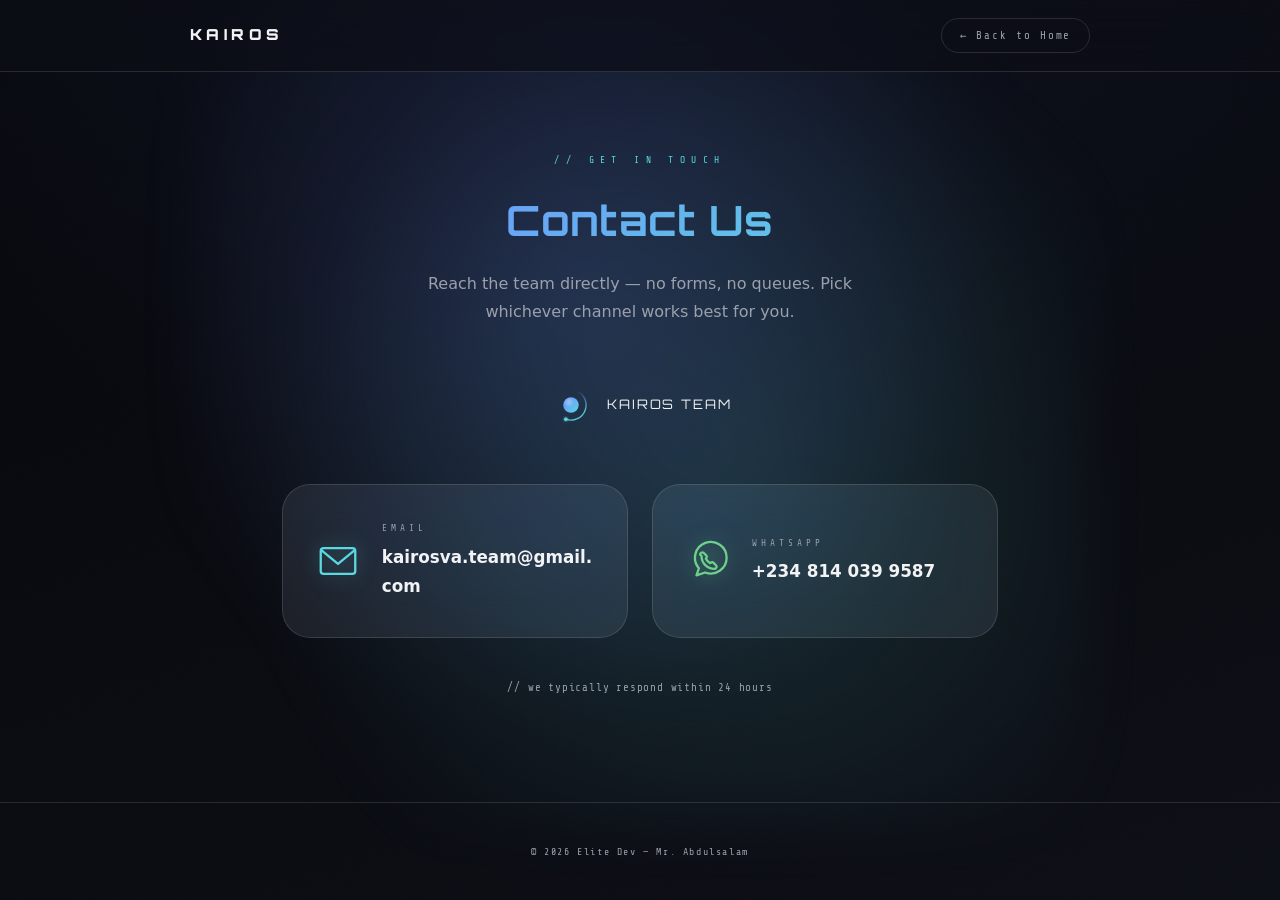
<file: conctact.html>
<!DOCTYPE html>
<html lang="en">

<head>
  <meta charset="UTF-8">
  <meta name="viewport" content="width=device-width, initial-scale=1.0">
  <title>Contact — KAIROS</title>
  <link
    href="https://fonts.googleapis.com/css2?family=Orbitron:wght@400;600;700;900&family=Rajdhani:wght@300;400;500;600&family=Share+Tech+Mono&display=swap"
    rel="stylesheet">
  <link rel="icon" type="image/png" sizes="32x32" href="/favicon-32.png">
  <link rel="icon" type="image/png" sizes="16x16" href="/favicon-16.png">
  <link rel="icon" type="image/png" sizes="192x192" href="/icon-192.png">
  <link rel="apple-touch-icon" href="/apple-touch-icon-180.png">
  <link rel="manifest" href="/manifest.json">
  <meta name="theme-color" content="#0D0F16">
  <link rel="stylesheet" href="/design-tokens.css">
  <link rel="stylesheet" href="/background.css">
  <link rel="stylesheet" href="/components.css">
  <style>
    :root {
      /* retokenized onto the design system (design-tokens.css) */
      --cyan: var(--accent-end);
      --purple: var(--accent-start);
      --green: var(--ok-color);
      --gold: var(--warn-color);
      --dark: transparent;
      --card: var(--glass-fill);
      --border: var(--glass-border);
      --text: var(--text-primary);
      --muted: var(--text-secondary);
    }

    * { margin: 0; padding: 0; box-sizing: border-box }

    body {
      font-family: var(--font-ui);
      background: var(--dark);
      color: var(--text);
      line-height: 1.75;
      min-height: 100vh;
      display: flex;
      flex-direction: column;
    }

    /* page-specific hued wash neutralized — the shared .kx-bg is the only atmosphere */
    .bg-fade {
      position: fixed;
      inset: 0;
      z-index: 0;
      background: none;
      pointer-events: none;
    }

    nav {
      position: sticky;
      top: 0;
      z-index: 100;
      background: rgba(13, 15, 22, 0.72);
      -webkit-backdrop-filter: blur(var(--glass-blur-sm)) saturate(140%);
      backdrop-filter: blur(var(--glass-blur-sm)) saturate(140%);
      border-bottom: 1px solid var(--border);
      padding: 1.1rem 2rem;
    }

    .nav-inner {
      max-width: 900px;
      margin: 0 auto;
      display: flex;
      justify-content: space-between;
      align-items: center;
    }

    .nav-logo {
      font-family: var(--font-display);
      font-size: .95rem;
      font-weight: 900;
      letter-spacing: .28rem;
      color: var(--text-primary);
      text-decoration: none;
    }

    .nav-back {
      font-family: var(--font-mono);
      font-size: .68rem;
      letter-spacing: .12rem;
      color: var(--muted);
      text-decoration: none;
      border: 1px solid var(--border);
      border-radius: var(--glass-radius-pill);
      padding: .45rem 1.1rem;
      transition: color var(--dur-fast) var(--ease-out), border-color var(--dur-fast) var(--ease-out);
    }

    .nav-back:hover {
      color: var(--text-primary);
      border-color: var(--glass-highlight);
    }

    main {
      position: relative;
      z-index: 2;
      max-width: 780px;
      margin: 0 auto;
      padding: 5rem 2rem 6rem;
      flex: 1;
      width: 100%;
    }

    .doc-tag {
      font-family: var(--font-mono);
      font-size: .6rem;
      color: var(--cyan);
      letter-spacing: .4rem;
      text-transform: uppercase;
      display: block;
      margin-bottom: 1rem;
      text-align: center;
    }

    h1 {
      font-family: var(--font-display);
      font-size: clamp(1.8rem, 4vw, 2.6rem);
      font-weight: 700;
      letter-spacing: .05rem;
      background: var(--accent-gradient);
      -webkit-background-clip: text;
      -webkit-text-fill-color: transparent;
      background-clip: text;
      color: transparent;
      margin-bottom: .8rem;
      text-align: center;
    }

    .sub {
      font-size: 1rem;
      color: var(--muted);
      text-align: center;
      max-width: 480px;
      margin: 0 auto 3.5rem;
    }

    .team-strip {
      display: flex;
      align-items: center;
      justify-content: center;
      gap: .8rem;
      margin-bottom: 3.5rem;
    }

    .team-mark {
      width: 46px;
      height: 46px;
      display: flex;
      align-items: center;
      justify-content: center;
      flex: none;
    }

    .team-mark img {
      width: 100%;
      height: 100%;
      display: block;
    }

    .team-name {
      font-family: var(--font-display);
      font-size: .82rem;
      letter-spacing: .12rem;
      color: var(--text-primary);
    }

    .contact-grid {
      display: grid;
      grid-template-columns: repeat(auto-fit, minmax(280px, 1fr));
      gap: 1.5rem;
      align-items: stretch;
    }

    .contact-card {
      background: var(--glass-fill);
      border: 1px solid var(--glass-border);
      border-radius: var(--glass-radius-lg);
      -webkit-backdrop-filter: blur(var(--glass-blur-sm)) saturate(140%);
      backdrop-filter: blur(var(--glass-blur-sm)) saturate(140%);
      padding: 2.2rem 2rem;
      text-decoration: none;
      display: flex;
      align-items: center;
      gap: 1.3rem;
      transition: transform var(--dur-panel) var(--ease-glass), border-color var(--dur-panel) var(--ease-out), box-shadow var(--dur-panel) var(--ease-out);
      position: relative;
      overflow: hidden;
    }

    .contact-card::after {
      content: '';
      position: absolute;
      top: 0;
      left: -100%;
      width: 100%;
      height: 2px;
      background: linear-gradient(90deg, transparent, var(--cyan), transparent);
      transition: left .6s ease;
    }

    .contact-card:hover {
      border-color: var(--glass-highlight);
      transform: translateY(-6px);
      box-shadow: var(--shadow-panel), 0 0 40px rgba(var(--accent-end-rgb), .1);
    }

    .contact-card:hover::after {
      left: 100%;
    }

    .contact-icon {
      width: 46px;
      height: 46px;
      flex-shrink: 0;
      color: var(--cyan);
      filter: drop-shadow(0 0 10px rgba(var(--accent-end-rgb), .4));
    }

    .contact-icon.wa {
      color: var(--green);
      filter: drop-shadow(0 0 10px rgba(var(--ok-rgb), .4));
    }

    .contact-text .label {
      font-family: var(--font-mono);
      font-size: .58rem;
      letter-spacing: .25rem;
      text-transform: uppercase;
      color: var(--muted);
      margin-bottom: .4rem;
      display: block;
    }

    .contact-text .value {
      font-family: var(--font-ui);
      font-size: 1.05rem;
      font-weight: 600;
      color: var(--text-primary);
      word-break: break-word;
    }

    .contact-card:hover .contact-text .value {
      color: var(--cyan);
    }

    .contact-card.wa:hover .contact-text .value {
      color: var(--green);
    }

    .note {
      margin-top: 2.5rem;
      font-family: var(--font-mono);
      font-size: .68rem;
      color: var(--muted);
      letter-spacing: .05rem;
      text-align: center;
    }

    footer {
      border-top: 1px solid var(--border);
      padding: 2.5rem 2rem;
      text-align: center;
      position: relative;
      z-index: 2;
    }

    .foot-copy {
      font-family: var(--font-mono);
      color: var(--muted);
      font-size: .62rem;
      letter-spacing: .1rem;
    }
  </style>
</head>

<body>
  <div class="kx-bg" aria-hidden="true"></div>
  <div class="bg-fade"></div>

  <nav>
    <div class="nav-inner">
      <a href="main.htm" class="nav-logo">KAIROS</a>
      <a href="main.htm" class="nav-back">← Back to Home</a>
    </div>
  </nav>

  <main>
    <span class="doc-tag">// get in touch</span>
    <h1>Contact Us</h1>
    <p class="sub">Reach the team directly — no forms, no queues. Pick whichever channel works best for you.</p>

    <div class="team-strip">
      <div class="team-mark"><img src="/kairos-mark.svg" alt="Kairos" width="46" height="46"></div>
      <span class="team-name">KAIROS TEAM</span>
    </div>

    <div class="contact-grid">
      <a href="mailto:kairosva.team@gmail.com" class="contact-card">
        <svg class="contact-icon" viewBox="0 0 32 32" fill="none" stroke="currentColor" stroke-width="1.6" stroke-linecap="round" stroke-linejoin="round">
          <rect x="4" y="7" width="24" height="18" rx="2"/>
          <path d="M5 9l11 9 11-9"/>
        </svg>
        <div class="contact-text">
          <span class="label">Email</span>
          <span class="value">kairosva.team@gmail.com</span>
        </div>
      </a>

      <a href="https://wa.me/2348140399587" target="_blank" rel="noopener" class="contact-card wa">
        <svg class="contact-icon wa" viewBox="0 0 32 32" fill="none" stroke="currentColor" stroke-width="1.6" stroke-linecap="round" stroke-linejoin="round">
          <path d="M8 26l1.7-5A11 11 0 1 1 14 24l-6 2Z"/>
          <path d="M11.5 12.5c0 5 4 9 9 9 .8 0 1.5-.8 1.5-1.6 0-.3-.1-.6-.3-.8l-2-2a1 1 0 0 0-1.2-.2l-1 .6a7 7 0 0 1-3-3l.6-1a1 1 0 0 0-.2-1.2l-2-2a1.1 1.1 0 0 0-.8-.3c-.8 0-1.6.7-1.6 1.5Z"/>
        </svg>
        <div class="contact-text">
          <span class="label">WhatsApp</span>
          <span class="value">+234 814 039 9587</span>
        </div>
      </a>
    </div>

    <p class="note">// we typically respond within 24 hours</p>
  </main>

  <footer>
    <p class="foot-copy">© 2026 Elite Dev — Mr. Abdulsalam</p>
  </footer>

  <script>
    /* If the reader arrived here from Settings, the Back control returns to Settings (where they clicked)... */
    (function () {
      try {
        var ref = document.referrer;
        if (!ref) return;
        var u = new URL(ref);
        if (u.origin !== location.origin) return;
        if (!/(^|\/)settings\b/i.test(u.pathname)) return;
        var back = document.querySelector('a.nav-back');
        if (!back) return;
        back.setAttribute('href', '/settings');
        back.textContent = '← Back to Settings';
      } catch (e) { /* keep the default Home link */ }
    })();
  </script>
</body>

</html>
</file>
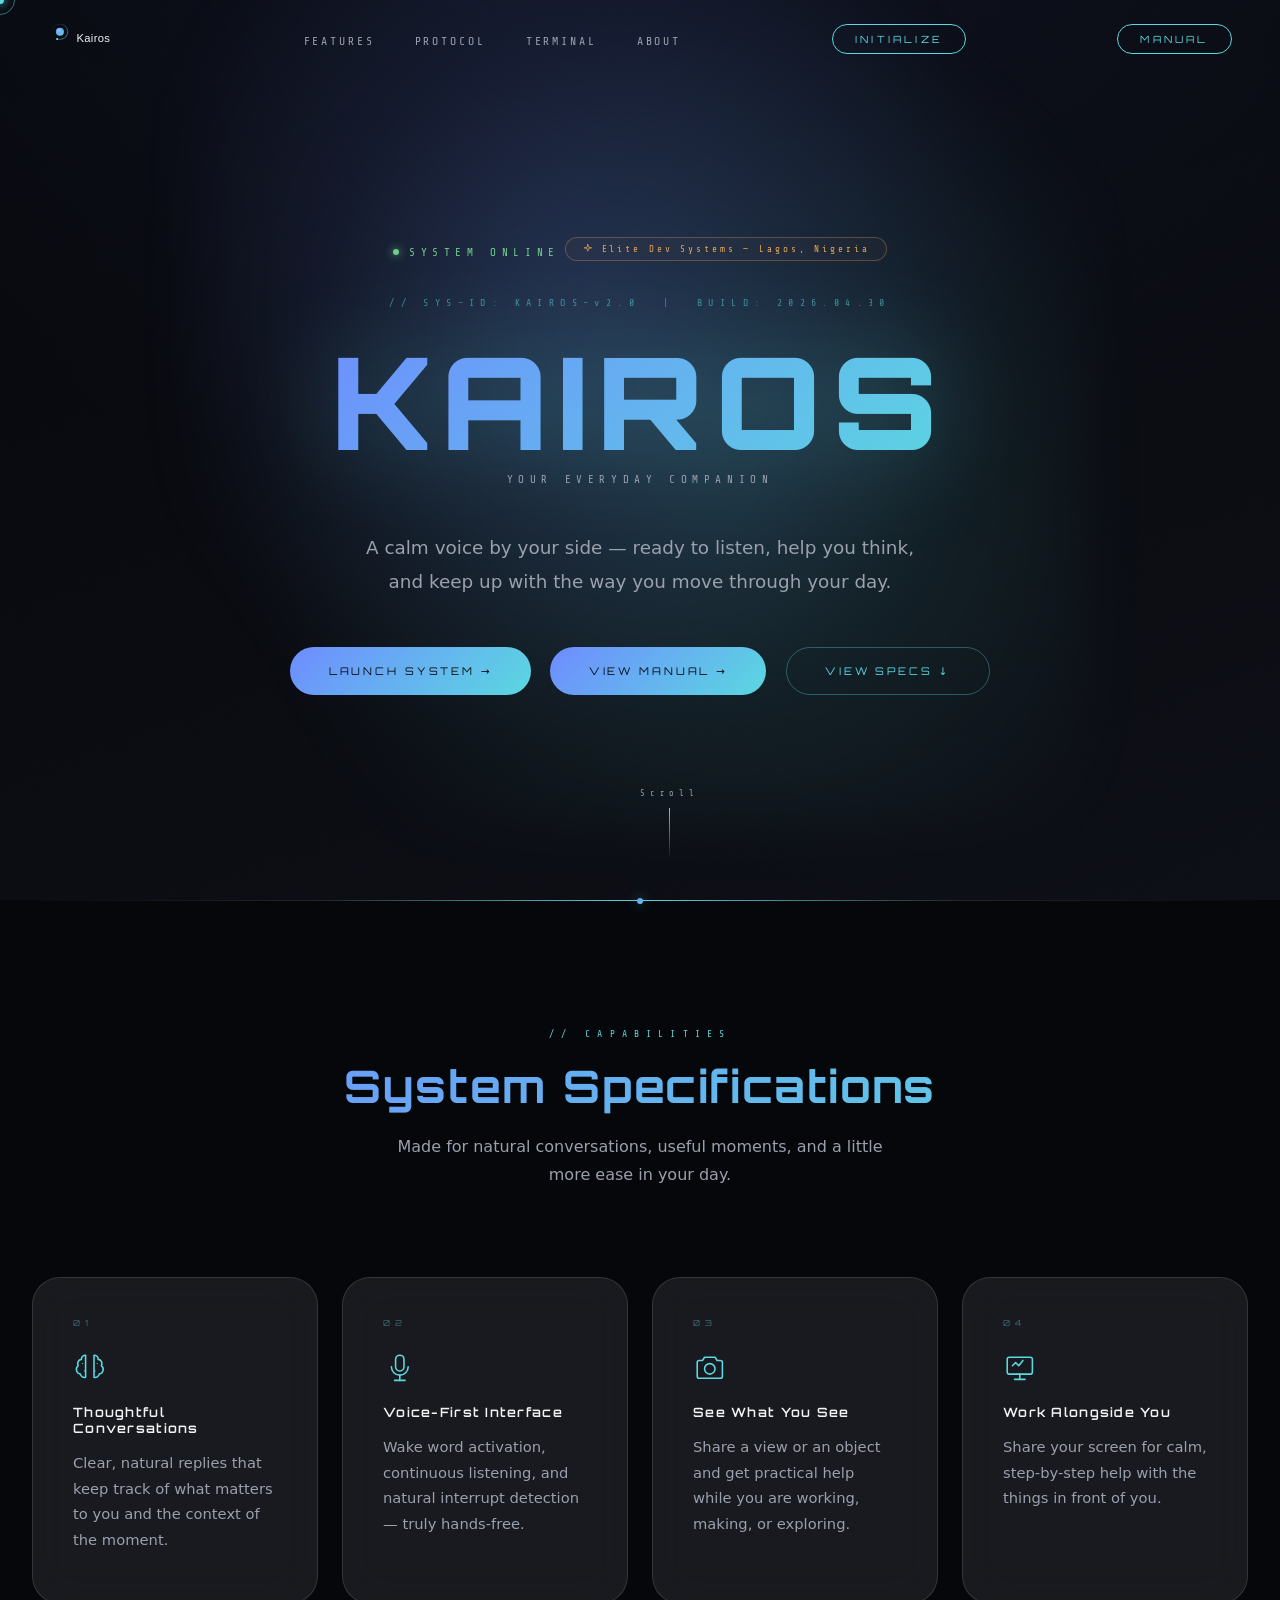
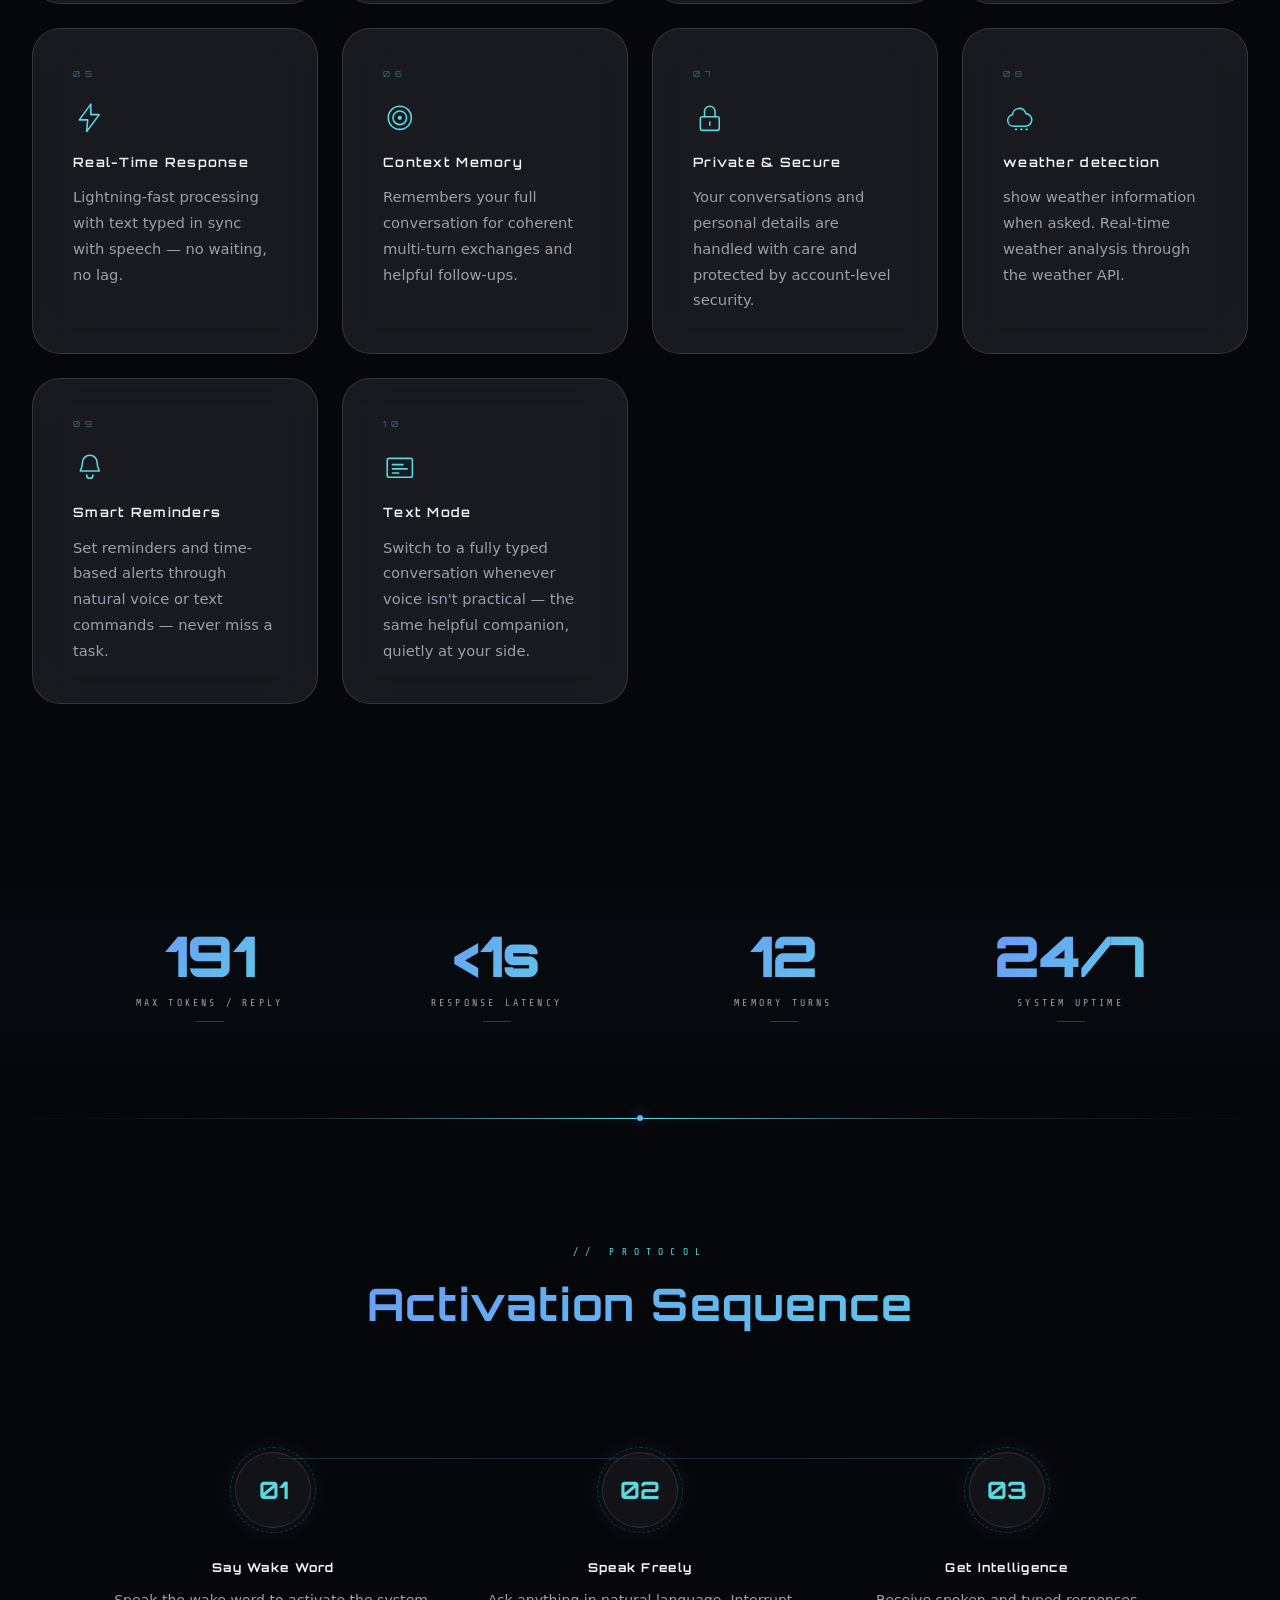
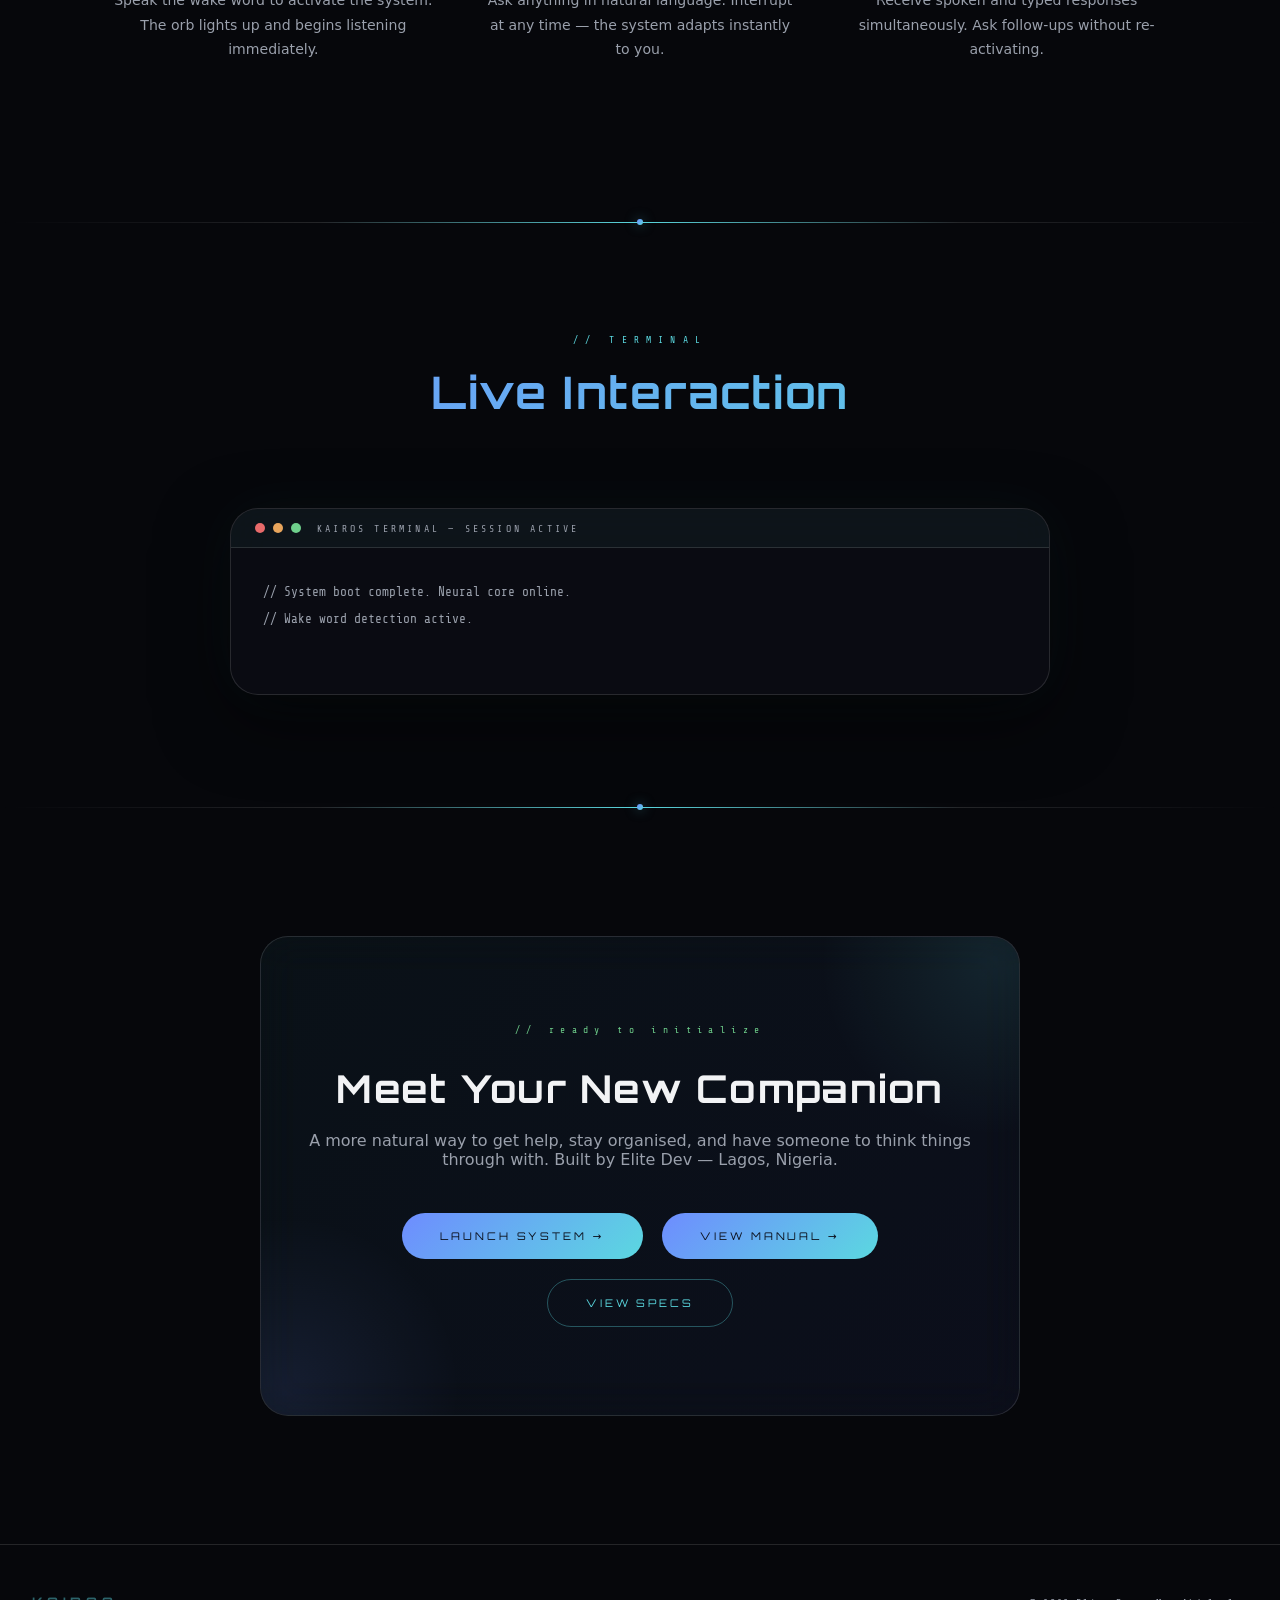
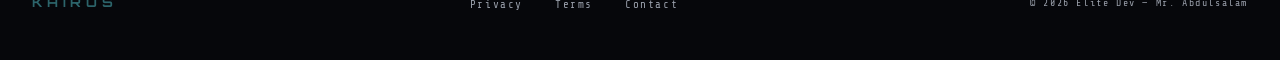
<file: main.htm>
<!DOCTYPE html>
<html lang="en">

<head>
  <script>
    if (localStorage.getItem('kairos_token')) {
      location.replace('/new');
    }
  </script>
  <meta charset="UTF-8">
  <meta name="viewport" content="width=device-width, initial-scale=1.0">
  <title>KAIROS — A Voice Companion for Everyday Life</title>
  <link
    href="https://fonts.googleapis.com/css2?family=Orbitron:wght@400;600;700;900&family=Rajdhani:wght@300;400;500;600&family=Share+Tech+Mono&display=swap"
    rel="stylesheet">
  <link rel="icon" type="image/png" sizes="32x32" href="/favicon-32.png">
  <link rel="icon" type="image/png" sizes="16x16" href="/favicon-16.png">
  <link rel="icon" type="image/png" sizes="192x192" href="/icon-192.png">
  <link rel="apple-touch-icon" href="/apple-touch-icon-180.png">
  <link rel="manifest" href="/manifest.json">
  <meta name="theme-color" content="#0D0F16">
  <link rel="stylesheet" href="/design-tokens.css">
  <link rel="stylesheet" href="/background.css">
  <link rel="stylesheet" href="/components.css">
  <style>
    :root {
      /* retokenized onto the design system (design-tokens.css) */
      --cyan: var(--accent-end);
      --purple: var(--accent-start);
      --green: var(--ok-color);
      --gold: var(--warn-color);
      --dark: transparent;
      --card: var(--glass-fill);
      --border: var(--glass-border);
      --text: var(--text-primary);
      --muted: var(--text-secondary);
    }

    *,
    *::before,
    *::after {
      margin: 0;
      padding: 0;
      box-sizing: border-box
    }

    html {
      scroll-behavior: smooth
    }

    body {
      font-family: var(--font-ui);
      background: var(--dark);
      color: var(--text);
      overflow-x: hidden;
      cursor: none
    }

    /* Section. */
    .cursor {
      position: fixed;
      width: 8px;
      height: 8px;
      background: var(--cyan);
      border-radius: 50%;
      pointer-events: none;
      z-index: 9999;
      transform: translate(-50%, -50%);
      mix-blend-mode: screen;
      box-shadow: 0 0 10px var(--cyan);
      transition: width .2s, height .2s
    }

    .cursor-ring {
      position: fixed;
      width: 30px;
      height: 30px;
      border: 1px solid rgba(var(--accent-end-rgb), .5);
      border-radius: 50%;
      pointer-events: none;
      z-index: 9998;
      transform: translate(-50%, -50%);
      transition: width .25s, height .25s
    }

    /* Section. */
    #bg-canvas {
      /* page-specific particle field neutralized — shared .kx-bg is the only atmosphere */
      display: none;
      position: fixed;
      inset: 0;
      z-index: 0;
      pointer-events: none
    }

    .scanlines {
      display: none;
      position: fixed;
      inset: 0;
      z-index: 1;
      pointer-events: none
    }

    .vignette {
      display: none;
      position: fixed;
      inset: 0;
      z-index: 1;
      pointer-events: none
    }

    /* Section. */
    .hud-corner {
      /* HUD corner brackets removed for the calm redesign */
      display: none;
      position: fixed;
      width: 46px;
      height: 46px;
      z-index: 50;
      pointer-events: none
    }

    .hud-corner::before,
    .hud-corner::after {
      content: '';
      position: absolute;
      background: rgba(var(--accent-end-rgb), .6)
    }

    .hud-corner::before {
      width: 2px;
      height: 22px
    }

    .hud-corner::after {
      width: 22px;
      height: 2px
    }

    .hud-tl {
      top: 16px;
      left: 16px
    }

    .hud-tl::before,
    .hud-tl::after {
      top: 0;
      left: 0
    }

    .hud-tr {
      top: 16px;
      right: 16px
    }

    .hud-tr::before {
      top: 0;
      right: 0;
      left: auto
    }

    .hud-tr::after {
      top: 0;
      right: 0;
      left: auto
    }

    .hud-bl {
      bottom: 16px;
      left: 16px
    }

    .hud-bl::before {
      bottom: 0;
      top: auto;
      left: 0
    }

    .hud-bl::after {
      bottom: 0;
      top: auto;
      left: 0
    }

    .hud-br {
      bottom: 16px;
      right: 16px
    }

    .hud-br::before {
      bottom: 0;
      top: auto;
      right: 0;
      left: auto
    }

    .hud-br::after {
      bottom: 0;
      top: auto;
      right: 0;
      left: auto
    }

    .hud-info {
      /* HUD telemetry hidden; #hc clock stays in DOM for its script */
      display: none;
      position: fixed;
      font-family: var(--font-mono);
      font-size: .52rem;
      color: rgba(var(--accent-end-rgb), .3);
      letter-spacing: .1rem;
      z-index: 50;
      pointer-events: none;
      line-height: 1.7
    }

    .hud-tli {
      top: 66px;
      left: 18px
    }

    .hud-tri {
      top: 66px;
      right: 18px;
      text-align: right
    }

    /* Section. */
    nav {
      position: fixed;
      top: 0;
      width: 100%;
      z-index: 100;
      padding: 1.5rem 3rem;
      transition: all .4s ease
    }

    nav.scrolled {
      background: rgba(13, 15, 22, 0.72);
      -webkit-backdrop-filter: blur(var(--glass-blur-sm)) saturate(140%);
      backdrop-filter: blur(var(--glass-blur-sm)) saturate(140%);
      border-bottom: 1px solid var(--border);
      padding: .9rem 3rem
    }

    .nav-inner {
      max-width: 1400px;
      margin: 0 auto;
      display: flex;
      justify-content: space-between;
      align-items: center
    }

    .nav-logo {
      display: flex;
      align-items: center
    }

    .nav-logo img {
      height: 30px;
      width: auto;
      display: block
    }

    @keyframes blink {

      0%,
      100% {
        opacity: .5
      }

      50% {
        opacity: 0
      }
    }

    .nav-links {
      display: flex;
      gap: 2.5rem;
      list-style: none
    }

    .nav-links a {
      font-family: 'Share Tech Mono', monospace;
      color: var(--muted);
      text-decoration: none;
      font-size: .72rem;
      letter-spacing: .18rem;
      text-transform: uppercase;
      transition: color .3s;
      position: relative
    }

    .nav-links a::after {
      content: '';
      position: absolute;
      bottom: -3px;
      left: 0;
      width: 0;
      height: 1px;
      background: var(--cyan);
      transition: width .3s
    }

    .nav-links a:hover {
      color: var(--cyan)
    }

    .nav-links a:hover::after {
      width: 100%
    }

    .nav-cta {
      font-family: var(--font-display);
      background: transparent;
      color: var(--cyan);
      border: 1px solid var(--cyan);
      padding: .5rem 1.4rem;
      font-size: .62rem;
      letter-spacing: .2rem;
      cursor: none;
      text-transform: uppercase;
      position: relative;
      overflow: hidden;
      transition: all var(--dur-fast) var(--ease-out);
      border-radius: var(--glass-radius-pill)
    }

    .nav-cta::before {
      content: '';
      position: absolute;
      inset: 0;
      background: var(--cyan);
      transform: translateX(-100%);
      transition: transform var(--dur-panel) var(--ease-glass);
      z-index: -1
    }

    .nav-cta:hover {
      color: var(--text-on-accent)
    }

    .nav-cta:hover::before {
      transform: translateX(0)
    }

    /* Section. */
    .hero {
      min-height: 100vh;
      display: flex;
      align-items: center;
      justify-content: center;
      position: relative;
      z-index: 2;
      padding: 6rem 2rem 4rem
    }

    .hero-content {
      text-align: center;
      max-width: 960px
    }

    .status-line {
      display: inline-flex;
      align-items: center;
      gap: .6rem;
      font-family: 'Share Tech Mono', monospace;
      font-size: .68rem;
      color: var(--green);
      letter-spacing: .35rem;
      white-space: nowrap;
      margin-bottom: 2.4rem;
      opacity: 0;
      animation: fadeUp .7s ease forwards 0s
    }

    .sdot {
      width: 6px;
      height: 6px;
      border-radius: 50%;
      background: var(--green);
      box-shadow: 0 0 8px var(--green);
      animation: pulse 1.5s ease-in-out infinite
    }

    @keyframes pulse {

      0%,
      100% {
        transform: scale(1)
      }

      50% {
        transform: scale(1.5);
        opacity: .6
      }
    }

    .badge {
      display: inline-flex;
      align-items: center;
      gap: .5rem;
      border: 1px solid rgba(var(--warn-rgb), .3);
      padding: .32rem 1rem;
      border-radius: var(--glass-radius-pill);
      font-family: var(--font-mono);
      font-size: .58rem;
      color: var(--gold);
      letter-spacing: .18rem;
      margin-bottom: 1.5rem;
      background: rgba(var(--warn-rgb), .03);
      opacity: 0;
      animation: fadeUp .7s ease forwards .1s
    }

    .sys-id {
      font-family: 'Share Tech Mono', monospace;
      font-size: .62rem;
      color: rgba(var(--accent-end-rgb), .55);
      letter-spacing: .4rem;
      margin-bottom: 1.8rem;
      opacity: 0;
      animation: fadeUp .7s ease forwards .3s
    }

    .hero-title {
      font-family: 'Orbitron', monospace;
      font-size: clamp(4rem, 10vw, 8.5rem);
      font-weight: 900;
      letter-spacing: .7rem;
      line-height: 1;
      margin-bottom: .5rem;
      background: var(--accent-gradient);
      -webkit-background-clip: text;
      -webkit-text-fill-color: transparent;
      background-clip: text;
      filter: drop-shadow(0 0 50px rgba(var(--accent-end-rgb), .3));
      opacity: 0;
      animation: fadeUp .9s ease forwards .5s
    }

    .hero-full {
      font-family: 'Share Tech Mono', monospace;
      font-size: clamp(.48rem, 1vw, .68rem);
      color: var(--muted);
      letter-spacing: .35rem;
      margin-bottom: 2.8rem;
      opacity: 0;
      animation: fadeUp .9s ease forwards .7s
    }

    .hero-desc {
      font-size: 1.15rem;
      color: var(--text-secondary);
      max-width: 580px;
      margin: 0 auto 3rem;
      line-height: 1.85;
      font-weight: 300;
      opacity: 0;
      animation: fadeUp .9s ease forwards .9s
    }

    .hero-btns {
      display: flex;
      gap: 1.2rem;
      justify-content: center;
      flex-wrap: wrap;
      opacity: 0;
      animation: fadeUp .9s ease forwards 1.1s
    }

    @keyframes fadeUp {
      from {
        opacity: 0;
        transform: translateY(30px)
      }

      to {
        opacity: 1;
        transform: translateY(0)
      }
    }

    .scroll-hint {
      position: absolute;
      bottom: 2.5rem;
      left: 50%;
      transform: translateX(-50%);
      display: flex;
      flex-direction: column;
      align-items: center;
      gap: .6rem;
      opacity: 0;
      animation: fadeUp .8s ease forwards 1.6s
    }

    .scroll-line {
      width: 1px;
      height: 52px;
      background: linear-gradient(to bottom, var(--cyan), transparent);
      animation: scrollA 2s ease-in-out infinite
    }

    @keyframes scrollA {

      0%,
      100% {
        opacity: 1;
        transform: scaleY(1)
      }

      50% {
        opacity: .4;
        transform: scaleY(.6)
      }
    }

    .scroll-lbl {
      font-family: 'Share Tech Mono', monospace;
      font-size: .53rem;
      color: var(--muted);
      letter-spacing: .3rem
    }

    /* Section. */
    .btn {
      font-family: var(--font-display);
      font-size: .66rem;
      letter-spacing: .18rem;
      text-transform: uppercase;
      padding: 1rem 2.4rem;
      cursor: none;
      text-decoration: none;
      display: inline-flex;
      align-items: center;
      gap: .5rem;
      transition: all var(--dur-fast) var(--ease-out);
      position: relative;
      overflow: hidden
    }

    .btn-p {
      background: var(--accent-gradient);
      color: var(--text-on-accent);
      border-radius: var(--glass-radius-pill)
    }

    .btn-p::before {
      content: '';
      position: absolute;
      inset: 0;
      background: linear-gradient(135deg, var(--accent-end), var(--accent-start));
      opacity: 0;
      transition: opacity var(--dur-fast) var(--ease-out)
    }

    .btn-p:hover {
      transform: translateY(-3px);
      box-shadow: 0 15px 50px rgba(var(--accent-end-rgb), .35)
    }

    .btn-p:hover::before {
      opacity: 1
    }

    .btn-p span {
      position: relative;
      z-index: 1
    }

    .btn-o {
      color: var(--cyan);
      border: 1px solid rgba(var(--accent-end-rgb), .35);
      border-radius: var(--glass-radius-pill);
      background: transparent
    }

    .btn-o:hover {
      background: rgba(var(--accent-end-rgb), .07);
      border-color: var(--cyan);
      transform: translateY(-2px);
      box-shadow: 0 0 30px rgba(var(--accent-end-rgb), .12)
    }

    /* Section. */
    section {
      position: relative;
      z-index: 2
    }

    .section {
      padding: 8rem 2rem
    }

    .sec-hdr {
      text-align: center;
      margin-bottom: 5.5rem
    }

    .sec-tag {
      font-family: 'Share Tech Mono', monospace;
      font-size: .6rem;
      color: var(--cyan);
      letter-spacing: .45rem;
      text-transform: uppercase;
      margin-bottom: 1.2rem;
      display: block
    }

    .sec-title {
      font-family: 'Orbitron', monospace;
      font-size: clamp(1.8rem, 3.5vw, 3rem);
      font-weight: 700;
      letter-spacing: .1rem;
      margin-bottom: 1.2rem;
      background: var(--accent-gradient);
      -webkit-background-clip: text;
      -webkit-text-fill-color: transparent;
      background-clip: text
    }

    .sec-sub {
      color: var(--muted);
      font-size: 1rem;
      max-width: 500px;
      margin: 0 auto;
      font-weight: 300;
      line-height: 1.75
    }

    /* Section. */
    .divider {
      width: 100%;
      height: 1px;
      background: linear-gradient(90deg, transparent, var(--border), var(--cyan), var(--border), transparent);
      position: relative;
      z-index: 2
    }

    .divider::before {
      content: '';
      position: absolute;
      left: 50%;
      top: 50%;
      transform: translate(-50%, -50%);
      width: 6px;
      height: 6px;
      border-radius: 50%;
      background: var(--accent-gradient);
      box-shadow: 0 0 12px rgba(var(--accent-end-rgb), .5)
    }

    /* Section. */
    .feat-grid {
      display: grid;
      grid-template-columns: repeat(4, minmax(0, 1fr));
      grid-auto-rows: 1fr;
      gap: 1.5rem;
      max-width: 1280px;
      margin: 0 auto
    }

    @media (max-width: 1050px) {
      .feat-grid { grid-template-columns: repeat(2, minmax(0, 1fr)); }
    }

    .feat-card {
      background: var(--card);
      border: 1px solid var(--border);
      -webkit-backdrop-filter: blur(var(--glass-blur-sm)) saturate(140%);
      backdrop-filter: blur(var(--glass-blur-sm)) saturate(140%);
      padding: 2.5rem;
      position: relative;
      overflow: hidden;
      transition: transform var(--dur-panel) var(--ease-glass), border-color var(--dur-panel) var(--ease-out), box-shadow var(--dur-panel) var(--ease-out);
      border-radius: var(--glass-radius-lg)
    }

    .feat-card::before {
      content: '';
      position: absolute;
      top: 0;
      left: 0;
      width: 60px;
      height: 60px;
      background: radial-gradient(circle at 0% 0%, rgba(var(--accent-end-rgb), .14), transparent 70%);
      opacity: 0;
      transition: opacity .4s
    }

    .feat-card::after {
      content: '';
      position: absolute;
      top: 0;
      left: -100%;
      width: 100%;
      height: 2px;
      background: linear-gradient(90deg, transparent, var(--cyan), transparent);
      transition: left .6s ease
    }

    .feat-card:hover {
      border-color: rgba(var(--accent-end-rgb), .4);
      transform: translateY(-8px);
      box-shadow: var(--shadow-panel), 0 0 50px rgba(var(--accent-end-rgb), .1)
    }

    .feat-card:hover::before {
      opacity: 1
    }

    .feat-card:hover::after {
      left: 100%
    }

    .feat-num {
      font-family: 'Orbitron', monospace;
      font-size: .52rem;
      color: rgba(var(--accent-end-rgb), .45);
      letter-spacing: .3rem;
      margin-bottom: 1.4rem
    }

    .feat-icon {
      width: 2.1rem;
      height: 2.1rem;
      margin-bottom: 1.2rem;
      display: block;
      color: var(--cyan)
    }

    .feat-card h3 {
      font-family: 'Orbitron', monospace;
      font-size: .8rem;
      font-weight: 600;
      letter-spacing: .08rem;
      margin-bottom: .9rem;
      color: var(--text-primary)
    }

    .feat-card p {
      color: var(--muted);
      font-size: .92rem;
      line-height: 1.75;
      font-weight: 300
    }

    /* Section. */
    .stats-sec {
      padding: 6rem 2rem;
      position: relative;
      z-index: 2;
      background: linear-gradient(180deg, transparent, rgba(var(--accent-end-rgb), .02), transparent)
    }

    .stats-grid {
      display: grid;
      grid-template-columns: repeat(auto-fit, minmax(180px, 1fr));
      gap: 3rem;
      max-width: 1100px;
      margin: 0 auto;
      text-align: center
    }

    .stat-val {
      font-family: 'Orbitron', monospace;
      font-size: 3.5rem;
      font-weight: 900;
      background: var(--accent-gradient);
      -webkit-background-clip: text;
      -webkit-text-fill-color: transparent;
      background-clip: text;
      line-height: 1;
      margin-bottom: .8rem
    }

    .stat-lbl {
      font-family: 'Share Tech Mono', monospace;
      color: var(--muted);
      font-size: .62rem;
      letter-spacing: .2rem;
      text-transform: uppercase
    }

    .stat-sep {
      width: 28px;
      height: 1px;
      background: rgba(var(--accent-end-rgb), .28);
      margin: .8rem auto 0
    }

    /* Section. */
    .steps-wrap {
      max-width: 1100px;
      margin: 0 auto;
      display: grid;
      grid-template-columns: repeat(3, 1fr);
      position: relative
    }

    .steps-wrap::before {
      content: '';
      position: absolute;
      top: 38px;
      left: 17%;
      width: 66%;
      height: 1px;
      background: linear-gradient(90deg, var(--cyan), var(--purple), var(--cyan));
      opacity: .22
    }

    .step-card {
      text-align: center;
      padding: 2rem 1.5rem
    }

    .step-num-wrap {
      width: 76px;
      height: 76px;
      border-radius: 50%;
      background: var(--glass-fill-weak);
      -webkit-backdrop-filter: blur(var(--glass-blur-sm));
      backdrop-filter: blur(var(--glass-blur-sm));
      border: 1px solid var(--glass-border);
      display: flex;
      align-items: center;
      justify-content: center;
      margin: 0 auto 2rem;
      position: relative;
      box-shadow: 0 0 24px rgba(var(--accent-end-rgb), .10)
    }

    .step-num-wrap::before {
      content: '';
      position: absolute;
      inset: -6px;
      border-radius: 50%;
      border: 1px dashed rgba(var(--accent-end-rgb), .22);
      animation: spin 12s linear infinite
    }

    .step-num {
      font-family: 'Orbitron', monospace;
      font-size: 1.5rem;
      font-weight: 700;
      color: var(--cyan)
    }

    .step-card h3 {
      font-family: 'Orbitron', monospace;
      font-size: .76rem;
      letter-spacing: .08rem;
      margin-bottom: .8rem;
      color: var(--text-primary)
    }

    .step-card p {
      color: var(--muted);
      font-size: .88rem;
      font-weight: 300;
      line-height: 1.75
    }

    /* Section. */
    .term-sec {
      padding: 7rem 2rem;
      position: relative;
      z-index: 2
    }

    .term-wrap {
      max-width: 820px;
      margin: 0 auto
    }

    .terminal {
      background: rgba(13, 15, 22, 0.72);
      border: 1px solid var(--border);
      -webkit-backdrop-filter: blur(var(--glass-blur-sm)) saturate(140%);
      backdrop-filter: blur(var(--glass-blur-sm)) saturate(140%);
      border-radius: var(--glass-radius-lg);
      overflow: hidden;
      box-shadow: var(--shadow-panel), 0 0 60px rgba(var(--accent-end-rgb), .05)
    }

    .t-hdr {
      background: rgba(var(--accent-end-rgb), .04);
      border-bottom: 1px solid var(--border);
      padding: .85rem 1.5rem;
      display: flex;
      align-items: center;
      gap: .5rem
    }

    .tdot {
      width: 10px;
      height: 10px;
      border-radius: 50%
    }

    .tdot-r {
      background: var(--danger-color)
    }

    .tdot-y {
      background: var(--warn-color)
    }

    .tdot-g {
      background: var(--ok-color)
    }

    .t-name {
      font-family: 'Share Tech Mono', monospace;
      font-size: .62rem;
      color: var(--muted);
      letter-spacing: .2rem;
      margin-left: .5rem
    }

    .t-body {
      padding: 2rem;
      font-family: 'Share Tech Mono', monospace;
      font-size: .8rem;
      line-height: 2;
      max-height: 380px;
      overflow-y: auto
    }

    .t-body::-webkit-scrollbar {
      width: 2px
    }

    .t-body::-webkit-scrollbar-thumb {
      background: rgba(var(--accent-end-rgb), .25)
    }

    .tl {
      display: flex;
      gap: .5rem;
      margin-bottom: .1rem;
      flex-wrap: wrap
    }

    .tp {
      color: var(--cyan);
      flex-shrink: 0
    }

    .tu {
      color: var(--text-primary)
    }

    .tr {
      color: var(--green);
      padding-left: 1.5rem;
      width: 100%
    }

    .ts {
      color: var(--muted)
    }

    .tcur {
      display: inline-block;
      width: 7px;
      height: 13px;
      background: var(--cyan);
      animation: blink 1s step-end infinite;
      vertical-align: middle
    }

    /* Section. */
    .cta-sec {
      padding: 8rem 2rem;
      text-align: center;
      position: relative;
      z-index: 2
    }

    .cta-inner {
      max-width: 760px;
      margin: 0 auto;
      padding: 5.5rem 3rem;
      border: 1px solid var(--border);
      border-radius: var(--glass-radius-lg);
      background: linear-gradient(135deg, rgba(var(--accent-end-rgb), .05), rgba(var(--accent-start-rgb), .06));
      -webkit-backdrop-filter: blur(var(--glass-blur-sm)) saturate(140%);
      backdrop-filter: blur(var(--glass-blur-sm)) saturate(140%);
      position: relative;
      overflow: hidden
    }

    .cta-g1 {
      position: absolute;
      top: -150px;
      right: -150px;
      width: 350px;
      height: 350px;
      background: radial-gradient(circle, rgba(var(--accent-end-rgb), .1), transparent 70%);
      pointer-events: none
    }

    .cta-g2 {
      position: absolute;
      bottom: -150px;
      left: -150px;
      width: 350px;
      height: 350px;
      background: radial-gradient(circle, rgba(var(--accent-start-rgb), .1), transparent 70%);
      pointer-events: none
    }

    .cta-tag {
      font-family: 'Share Tech Mono', monospace;
      font-size: .6rem;
      color: var(--green);
      letter-spacing: .4rem;
      margin-bottom: 1.8rem;
      display: block;
      position: relative
    }

    .cta-title {
      font-family: 'Orbitron', monospace;
      font-size: clamp(1.8rem, 3vw, 2.8rem);
      font-weight: 700;
      letter-spacing: .08rem;
      margin-bottom: 1.2rem;
      position: relative
    }

    .cta-desc {
      color: var(--muted);
      margin-bottom: 2.8rem;
      font-size: 1rem;
      font-weight: 300;
      position: relative
    }

    .cta-btns {
      display: flex;
      gap: 1.2rem;
      justify-content: center;
      flex-wrap: wrap;
      position: relative
    }

    /* Section. */
    footer {
      border-top: 1px solid var(--border);
      padding: 3rem 2rem;
      position: relative;
      z-index: 2
    }

    .foot-inner {
      max-width: 1300px;
      margin: 0 auto;
      display: flex;
      justify-content: space-between;
      align-items: center;
      flex-wrap: wrap;
      gap: 1.5rem
    }

    .foot-logo {
      font-family: 'Orbitron', monospace;
      font-size: .82rem;
      font-weight: 700;
      color: rgba(var(--accent-end-rgb), .45);
      letter-spacing: .3rem
    }

    .foot-links {
      display: flex;
      gap: 2rem;
      list-style: none
    }

    .foot-links a {
      font-family: 'Share Tech Mono', monospace;
      color: var(--muted);
      text-decoration: none;
      font-size: .68rem;
      letter-spacing: .1rem;
      transition: color .3s
    }

    .foot-links a:hover {
      color: var(--cyan)
    }

    .foot-copy {
      font-family: 'Share Tech Mono', monospace;
      color: var(--muted);
      font-size: .62rem;
      letter-spacing: .1rem
    }

    /* Section. */
    .reveal {
      opacity: 0;
      transform: translateY(44px);
      transition: opacity .9s ease, transform .9s ease
    }

    .reveal.visible {
      opacity: 1;
      transform: translateY(0)
    }

    @media(max-width:768px) {
      nav {
        padding: 1rem 1.5rem
      }

      .nav-links {
        display: none
      }

      .steps-wrap {
        grid-template-columns: 1fr
      }

      .steps-wrap::before {
        display: none
      }

      .foot-inner {
        flex-direction: column;
        text-align: center
      }

      body {
        cursor: auto
      }

      .cursor,
      .cursor-ring,
      .hud-info {
        display: none
      }
    }
  </style>
</head>

<body>
  <div class="kx-bg" aria-hidden="true"></div>

  <div class="cursor" id="cursor"></div>
  <div class="cursor-ring" id="cursor-ring"></div>
  <canvas id="bg-canvas"></canvas>
  <div class="scanlines"></div>
  <div class="vignette"></div>

  <div class="hud-corner hud-tl"></div>
  <div class="hud-corner hud-tr"></div>
  <div class="hud-corner hud-bl"></div>
  <div class="hud-corner hud-br"></div>
  <div class="hud-info hud-tli">SYS // <K class="A I R O S">KAIROS</K> v2.0<br>STATUS // ONLINE<br>BUILD // ELITE DEV
  </div>
  <div class="hud-info hud-tri">NEURAL // ACTIVE<br>VISION // ENABLED<br>TIME // <span id="hc">--:--:--</span></div>

  <!-- Section. -->
  <nav id="nav">
    <div class="nav-inner">
      <div class="nav-logo"><img src="/kairos-wordmark.svg" alt="KAIROS"></div>
      <ul class="nav-links">
        <li><a href="#features">Features</a></li>
        <li><a href="#how-it-works">Protocol</a></li>
        <li><a href="#demo">Terminal</a></li>
        <li><a href="#about">About</a></li>
      </ul>
      <button class="nav-cta"
        onclick="document.getElementById('cta').scrollIntoView({behavior:'smooth'})">Initialize</button>
      <button class="nav-cta"
        onclick="document.getElementById('cta').scrollIntoView({behavior:'smooth'})">Manual</button>
    </div>
  </nav>

  <!-- Section. -->
  <section class="hero">
    <div class="hero-content">
      <div class="status-line">
        <div class="sdot"></div>SYSTEM ONLINE
      </div>
      <div class="badge"><svg class="ic" aria-hidden="true"><use href="/icons.svg#ic-sparkle" /></svg>Elite Dev Systems — Lagos, Nigeria</div>
      <div class="sys-id">// SYS-ID: KAIROS-v2.0 &nbsp;|&nbsp; BUILD: 2026.04.30</div>
      <h1 class="hero-title">KAIROS</h1>
      <p class="hero-full">YOUR EVERYDAY COMPANION</p>
      <p class="hero-desc">A calm voice by your side — ready to listen, help you think, and keep up with the way you move through your day.</p>
      <div class="hero-btns">
        <a href="auth.htm" class="btn btn-p"><span>Launch System →</span></a>
        <a href="manual.htm" class="btn btn-p"><span>View Manual →</span></a>
        <a href="#features" class="btn btn-o">View Specs ↓</a>
      </div>
    </div>
    <div class="scroll-hint">
      <span class="scroll-lbl">Scroll</span>
      <div class="scroll-line"></div>
    </div>
  </section>

  <div class="divider"></div>

  <!-- Section. -->
  <section class="section" id="features">
    <div class="sec-hdr reveal">
      <span class="sec-tag">// capabilities</span>
      <h2 class="sec-title">System Specifications</h2>
      <p class="sec-sub">Made for natural conversations, useful moments, and a little more ease in your day.</p>
    </div>
    <div class="feat-grid">
      <div class="feat-card reveal">
        <div class="feat-num">01</div>
        <svg class="feat-icon" viewBox="0 0 32 32" fill="none" stroke="currentColor" stroke-width="1.5"
          stroke-linecap="round" stroke-linejoin="round">
          <path d="M12 4a4 4 0 0 0-4 4 4 4 0 0 0-3 6 4.5 4.5 0 0 0 2 8 4 4 0 0 0 5 3V4Z" />
          <path d="M20 4a4 4 0 0 1 4 4 4 4 0 0 1 3 6 4.5 4.5 0 0 1-2 8 4 4 0 0 1-5 3V4Z" />
          <circle cx="9" cy="12" r=".6" fill="currentColor" stroke="none" />
          <circle cx="23" cy="12" r=".6" fill="currentColor" stroke="none" />
          <circle cx="11" cy="19" r=".6" fill="currentColor" stroke="none" />
          <circle cx="21" cy="19" r=".6" fill="currentColor" stroke="none" />
        </svg>
        <h3>Thoughtful Conversations</h3>
        <p>Clear, natural replies that keep track of what matters to you and the context of the moment.</p>
      </div>
      <div class="feat-card reveal">
        <div class="feat-num">02</div>
        <svg class="feat-icon" viewBox="0 0 32 32" fill="none" stroke="currentColor" stroke-width="1.5"
          stroke-linecap="round" stroke-linejoin="round">
          <rect x="12" y="4" width="8" height="15" rx="4" />
          <path d="M8 15a8 8 0 0 0 16 0" />
          <line x1="16" y1="23" x2="16" y2="28" />
          <line x1="11" y1="28" x2="21" y2="28" />
        </svg>
        <h3>Voice-First Interface</h3>
        <p>Wake word activation, continuous listening, and natural interrupt detection — truly hands-free.</p>
      </div>
      <div class="feat-card reveal">
        <div class="feat-num">03</div>
        <svg class="feat-icon" viewBox="0 0 32 32" fill="none" stroke="currentColor" stroke-width="1.5"
          stroke-linecap="round" stroke-linejoin="round">
          <path d="M4 11a2 2 0 0 1 2-2h3l2-3h10l2 3h3a2 2 0 0 1 2 2v13a2 2 0 0 1-2 2H6a2 2 0 0 1-2-2Z" />
          <circle cx="16" cy="17" r="5" />
        </svg>
        <h3>See What You See</h3>
        <p>Share a view or an object and get practical help while you are working, making, or exploring.</p>
      </div>
      <div class="feat-card reveal">
        <div class="feat-num">04</div>
        <svg class="feat-icon" viewBox="0 0 32 32" fill="none" stroke="currentColor" stroke-width="1.5"
          stroke-linecap="round" stroke-linejoin="round">
          <rect x="4" y="6" width="24" height="16" rx="2" />
          <line x1="11" y1="27" x2="21" y2="27" />
          <line x1="16" y1="22" x2="16" y2="27" />
          <path d="M9 14l3-3 3 3 4-5" />
        </svg>
        <h3>Work Alongside You</h3>
        <p>Share your screen for calm, step-by-step help with the things in front of you.</p>
      </div>
      <div class="feat-card reveal">
        <div class="feat-num">05</div>
        <svg class="feat-icon" viewBox="0 0 32 32" fill="none" stroke="currentColor" stroke-width="1.5"
          stroke-linecap="round" stroke-linejoin="round">
          <path d="M17 3 6 18h8l-1 11 12-16h-8z" />
        </svg>
        <h3>Real-Time Response</h3>
        <p>Lightning-fast processing with text typed in sync with speech — no waiting, no lag.</p>
      </div>
      <div class="feat-card reveal">
        <div class="feat-num">06</div>
        <svg class="feat-icon" viewBox="0 0 32 32" fill="none" stroke="currentColor" stroke-width="1.5"
          stroke-linecap="round" stroke-linejoin="round">
          <circle cx="16" cy="16" r="11" />
          <circle cx="16" cy="16" r="6.5" />
          <circle cx="16" cy="16" r="2" fill="currentColor" stroke="none" />
        </svg>
        <h3>Context Memory</h3>
        <p>Remembers your full conversation for coherent multi-turn exchanges and helpful follow-ups.</p>
      </div>
      <div class="feat-card reveal">
        <div class="feat-num">07</div>
        <svg class="feat-icon" viewBox="0 0 32 32" fill="none" stroke="currentColor" stroke-width="1.5"
          stroke-linecap="round" stroke-linejoin="round">
          <rect x="7" y="15" width="18" height="13" rx="2" />
          <path d="M11 15v-5a5 5 0 0 1 10 0v5" />
          <line x1="16" y1="20" x2="16" y2="23" />
        </svg>
        <h3>Private & Secure</h3>
        <p>Your conversations and personal details are handled with care and protected by account-level security.</p>
      </div>
      <div class="feat-card reveal">
        <div class="feat-num">08</div>
        <svg class="feat-icon" viewBox="0 0 32 32" fill="none" stroke="currentColor" stroke-width="1.5"
          stroke-linecap="round" stroke-linejoin="round">
          <path d="M10 24a5.5 5.5 0 0 1-1-10.9A6.5 6.5 0 0 1 21.8 12 5 5 0 0 1 21 24H10Z" />
          <path d="M12 27h1M17 27h1M22 27h1" stroke-linecap="round" />
        </svg>
        <h3>weather detection</h3>
        <p>show weather information when asked. Real-time weather analysis through the weather API.</p>
      </div>
      <div class="feat-card reveal">
        <div class="feat-num">09</div>
        <svg class="feat-icon" viewBox="0 0 32 32" fill="none" stroke="currentColor" stroke-width="1.5"
          stroke-linecap="round" stroke-linejoin="round">
          <path d="M16 4a7 7 0 0 0-7 7c0 5-2 6.5-2 8h18c0-1.5-2-3-2-8a7 7 0 0 0-7-7Z" />
          <path d="M13 23a3 3 0 0 0 6 0" />
        </svg>
        <h3>Smart Reminders</h3>
        <p>Set reminders and time-based alerts through natural voice or text commands — never miss a task.</p>
      </div>
      <div class="feat-card reveal">
        <div class="feat-num">10</div>
        <svg class="feat-icon" viewBox="0 0 32 32" fill="none" stroke="currentColor" stroke-width="1.5"
          stroke-linecap="round" stroke-linejoin="round">
          <rect x="4" y="7" width="24" height="18" rx="2" />
          <line x1="9" y1="13" x2="19" y2="13" />
          <line x1="9" y1="17" x2="23" y2="17" />
          <line x1="9" y1="21" x2="15" y2="21" />
        </svg>
        <h3>Text Mode</h3>
        <p>Switch to a fully typed conversation whenever voice isn't practical — the same helpful companion, quietly at your side.
        </p>
      </div>
    </div>
  </section>
  <div class="stats-sec">
    <div class="stats-grid">
      <div class="reveal">
        <div class="stat-val" data-target="300">0</div>
        <div class="stat-lbl">Max Tokens / Reply</div>
        <div class="stat-sep"></div>
      </div>
      <div class="reveal">
        <div class="stat-val">&lt;1s</div>
        <div class="stat-lbl">Response Latency</div>
        <div class="stat-sep"></div>
      </div>
      <div class="reveal">
        <div class="stat-val" data-target="20">0</div>
        <div class="stat-lbl">Memory Turns</div>
        <div class="stat-sep"></div>
      </div>
      <div class="reveal">
        <div class="stat-val">24/7</div>
        <div class="stat-lbl">System Uptime</div>
        <div class="stat-sep"></div>
      </div>
    </div>
  </div>

  <div class="divider"></div>

  <!-- Section. -->
  <section class="section" id="how-it-works">
    <div class="sec-hdr reveal">
      <span class="sec-tag">// protocol</span>
      <h2 class="sec-title">Activation Sequence</h2>
    </div>
    <div class="steps-wrap">
      <div class="step-card reveal">
        <div class="step-num-wrap">
          <div class="step-num">01</div>
        </div>
        <h3>Say Wake Word</h3>
        <p>Speak the wake word to activate the system. The orb lights up and begins listening immediately.</p>
      </div>
      <div class="step-card reveal">
        <div class="step-num-wrap">
          <div class="step-num">02</div>
        </div>
        <h3>Speak Freely</h3>
        <p>Ask anything in natural language. Interrupt at any time — the system adapts instantly to you.</p>
      </div>
      <div class="step-card reveal">
        <div class="step-num-wrap">
          <div class="step-num">03</div>
        </div>
        <h3>Get Intelligence</h3>
        <p>Receive spoken and typed responses simultaneously. Ask follow-ups without re-activating.</p>
      </div>
    </div>
  </section>

  <div class="divider"></div>

  <!-- Section. -->
  <section class="term-sec" id="demo">
    <div class="sec-hdr reveal">
      <span class="sec-tag">// terminal</span>
      <h2 class="sec-title">Live Interaction</h2>
    </div>
    <div class="term-wrap reveal">
      <div class="terminal">
        <div class="t-hdr">
          <div class="tdot tdot-r"></div>
          <div class="tdot tdot-y"></div>
          <div class="tdot tdot-g"></div>
          <span class="t-name"> KAIROS TERMINAL — SESSION ACTIVE</span>
        </div>
        <div class="t-body" id="tb">
          <div class="tl"><span class="ts">// System boot complete. Neural core online.</span></div>
          <div class="tl"><span class="ts">// Wake word detection active.</span></div>
          <div class="tl">&nbsp;</div>
        </div>
      </div>
    </div>
  </section>

  <div class="divider"></div>

  <!-- Section. -->
  <section class="cta-sec" id="cta">
    <div class="cta-inner reveal">
      <div class="cta-g1"></div>
      <div class="cta-g2"></div>
      <span class="cta-tag">// ready to initialize</span>
      <h2 class="cta-title">Meet Your New Companion</h2>
      <p class="cta-desc">A more natural way to get help, stay organised, and have someone to think things through with. Built by Elite Dev — Lagos, Nigeria.</p>
      <div class="cta-btns">
        <a href="auth.htm" class="btn btn-p"><span>Launch System →</span></a>
        <a href="manual.htm" class="btn btn-p"><span>View Manual →</span></a>
        <a href="#features" class="btn btn-o">View Specs</a>
      </div>
    </div>
  </section>

  <!-- Section. -->
  <footer id="about">
    <div class="foot-inner">
      <div class="foot-logo">KAIROS</div>
      <ul class="foot-links">
        <li><a href="privacy.html">Privacy</a></li>
        <li><a href="terms.html">Terms</a></li>
        <li><a href="contact.html">Contact</a></li>
      </ul>
      <p class="foot-copy">© 2026 Elite Dev — Mr. Abdulsalam</p>
    </div>
  </footer>

  <script>
    // Section.
    // Section.
    // Section.
    //  CURSOR
    // Section.
    const cur = document.getElementById('cursor');
    const ring = document.getElementById('cursor-ring');
    let mx = 0, my = 0, rx = 0, ry = 0;
    document.addEventListener('mousemove', e => { mx = e.clientX; my = e.clientY; cur.style.left = mx + 'px'; cur.style.top = my + 'px'; });
    (function anim() { rx += (mx - rx) * .11; ry += (my - ry) * .11; ring.style.left = rx + 'px'; ring.style.top = ry + 'px'; requestAnimationFrame(anim) })();
    document.querySelectorAll('a,button').forEach(el => {
      el.addEventListener('mouseenter', () => { cur.style.width = '14px'; cur.style.height = '14px'; ring.style.width = '46px'; ring.style.height = '46px' });
      el.addEventListener('mouseleave', () => { cur.style.width = '8px'; cur.style.height = '8px'; ring.style.width = '30px'; ring.style.height = '30px' });
    });

    // Section.
    //  CANVAS PARTICLES
    // Section.
    const cv = document.getElementById('bg-canvas');
    const cx = cv.getContext('2d');
    let W, H, pts = [];
    function rsz() { W = cv.width = innerWidth; H = cv.height = innerHeight }
    rsz(); window.addEventListener('resize', rsz);
    class P {
      constructor() { this.reset() }
      reset() { this.x = Math.random() * W; this.y = Math.random() * H; this.vx = (Math.random() - .5) * .25; this.vy = (Math.random() - .5) * .25; this.r = Math.random() * 1.4 + .2; this.a = Math.random() * .4 + .08; this.c = Math.random() > .7 ? '#7b2ff7' : '#00d4ff' }
      tick() { this.x += this.vx; this.y += this.vy; if (this.x < 0 || this.x > W || this.y < 0 || this.y > H) this.reset() }
      draw() { cx.beginPath(); cx.arc(this.x, this.y, this.r, 0, Math.PI * 2); cx.fillStyle = this.c; cx.globalAlpha = this.a; cx.fill(); cx.globalAlpha = 1 }
    }
    for (let i = 0; i < 200; i++)pts.push(new P());
    function lines() {
      for (let i = 0; i < pts.length; i++)for (let j = i + 1; j < pts.length; j++) {
        const dx = pts[i].x - pts[j].x, dy = pts[i].y - pts[j].y, d = Math.sqrt(dx * dx + dy * dy);
        if (d < 90) { cx.beginPath(); cx.moveTo(pts[i].x, pts[i].y); cx.lineTo(pts[j].x, pts[j].y); cx.strokeStyle = '#00d4ff'; cx.globalAlpha = (1 - d / 90) * .065; cx.lineWidth = .5; cx.stroke(); cx.globalAlpha = 1 }
      }
    }
    (function loop() { cx.clearRect(0, 0, W, H); pts.forEach(p => { p.tick(); p.draw() }); lines(); requestAnimationFrame(loop) })();

    // Section.
    //  NAV SCROLL + CLOCK
    // Section.
    window.addEventListener('scroll', () => document.getElementById('nav').classList.toggle('scrolled', scrollY > 50));
    setInterval(() => { const el = document.getElementById('hc'); if (el) el.textContent = new Date().toTimeString().slice(0, 8) }, 1000);

    // Section.
    //  SCROLL REVEAL
    // Section.
    const obs = new IntersectionObserver(entries => {
      entries.forEach((e, i) => { if (e.isIntersecting) setTimeout(() => e.target.classList.add('visible'), i * 85); });
    }, { threshold: .1, rootMargin: '0px 0px -40px 0px' });
    document.querySelectorAll('.reveal').forEach(el => obs.observe(el));

    // Section.
    //  COUNTER ANIMATION
    // Section.
    function countUp(el, target) {
      let n = 0; const step = target / (1500 / 16);
      const t = setInterval(() => { n += step; if (n >= target) { el.textContent = target; clearInterval(t) } else el.textContent = Math.floor(n) }, 16);
    }
    const cobs = new IntersectionObserver(entries => {
      entries.forEach(e => { if (e.isIntersecting) { const t = parseInt(e.target.dataset.target); if (t) countUp(e.target, t); cobs.unobserve(e.target) } });
    }, { threshold: .5 });
    document.querySelectorAll('[data-target]').forEach(el => cobs.observe(el));

    // Section.
    //  TERMINAL TYPEWRITER
    // Section.
    const tLines = [
      { t: 'sys', v: '// Scanning environment...' },
      { t: 'sys', v: '// Camera module online.' },
      { t: 'gap' },
      { t: 'usr', v: 'Good evening.' },
      { t: 'res', v: 'Good evening, Mr. Abdulsalam. All systems operational and ready.' },
      { t: 'gap' },
      { t: 'usr', v: 'What do you see through the camera?' },
      { t: 'res', v: 'I can see a desk with a laptop, a small plant, and what looks like a robotics component in your right hand.' },
      { t: 'gap' },
      { t: 'usr', v: 'Open my project files.' },
      { t: 'res', v: 'Opening project directory. 12 files found — shall I summarize them for you?' },
    ];
    let ti = 0;
    const tb = document.getElementById('tb');
    function nextLine() {
      if (ti >= tLines.length) { ti = 0; setTimeout(() => { tb.innerHTML = '<div class="tl"><span class="ts">// Restarting session...</span></div>'; setTimeout(nextLine, 800) }, 2000); return }
      const l = tLines[ti++];
      const d = document.createElement('div'); d.className = 'tl';
      if (l.t === 'gap') { d.innerHTML = '&nbsp;'; tb.appendChild(d); setTimeout(nextLine, 350); return }
      if (l.t === 'sys') { d.innerHTML = `<span class="ts">${l.v}</span>`; tb.appendChild(d); tb.scrollTop = tb.scrollHeight; setTimeout(nextLine, 650); return }
      if (l.t === 'usr') { d.innerHTML = `<span class="tp">USER &gt;</span><span class="tu">&nbsp;${l.v}</span>`; tb.appendChild(d); tb.scrollTop = tb.scrollHeight; setTimeout(nextLine, 450); return }
      if (l.t === 'res') {
        const s = document.createElement('span'); s.className = 'tr'; d.appendChild(s); tb.appendChild(d);
        let ci = 0;
        const t = setInterval(() => { s.textContent += l.v[ci++]; tb.scrollTop = tb.scrollHeight; if (ci >= l.v.length) { clearInterval(t); setTimeout(nextLine, 850) } }, 24);
      }
    }
    setTimeout(nextLine, 3500);
  </script>
</body>

</html>
</file>
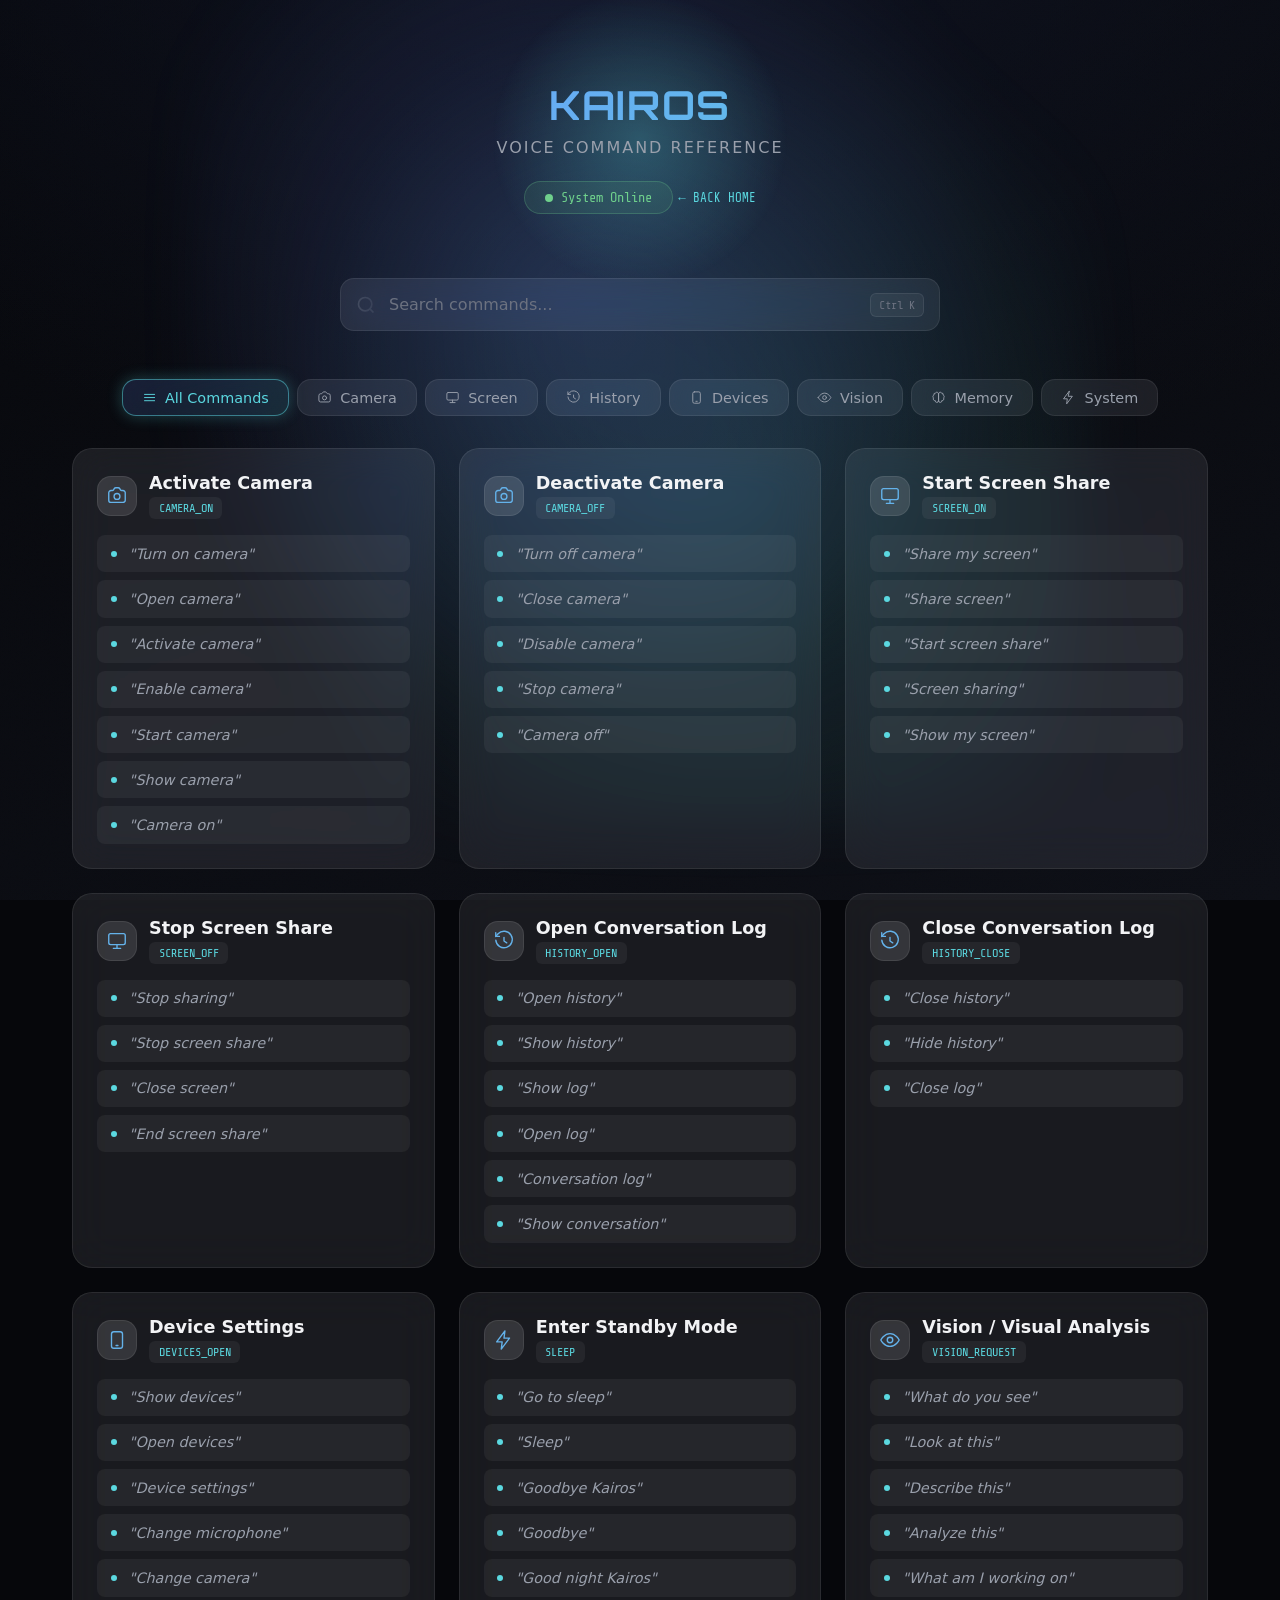
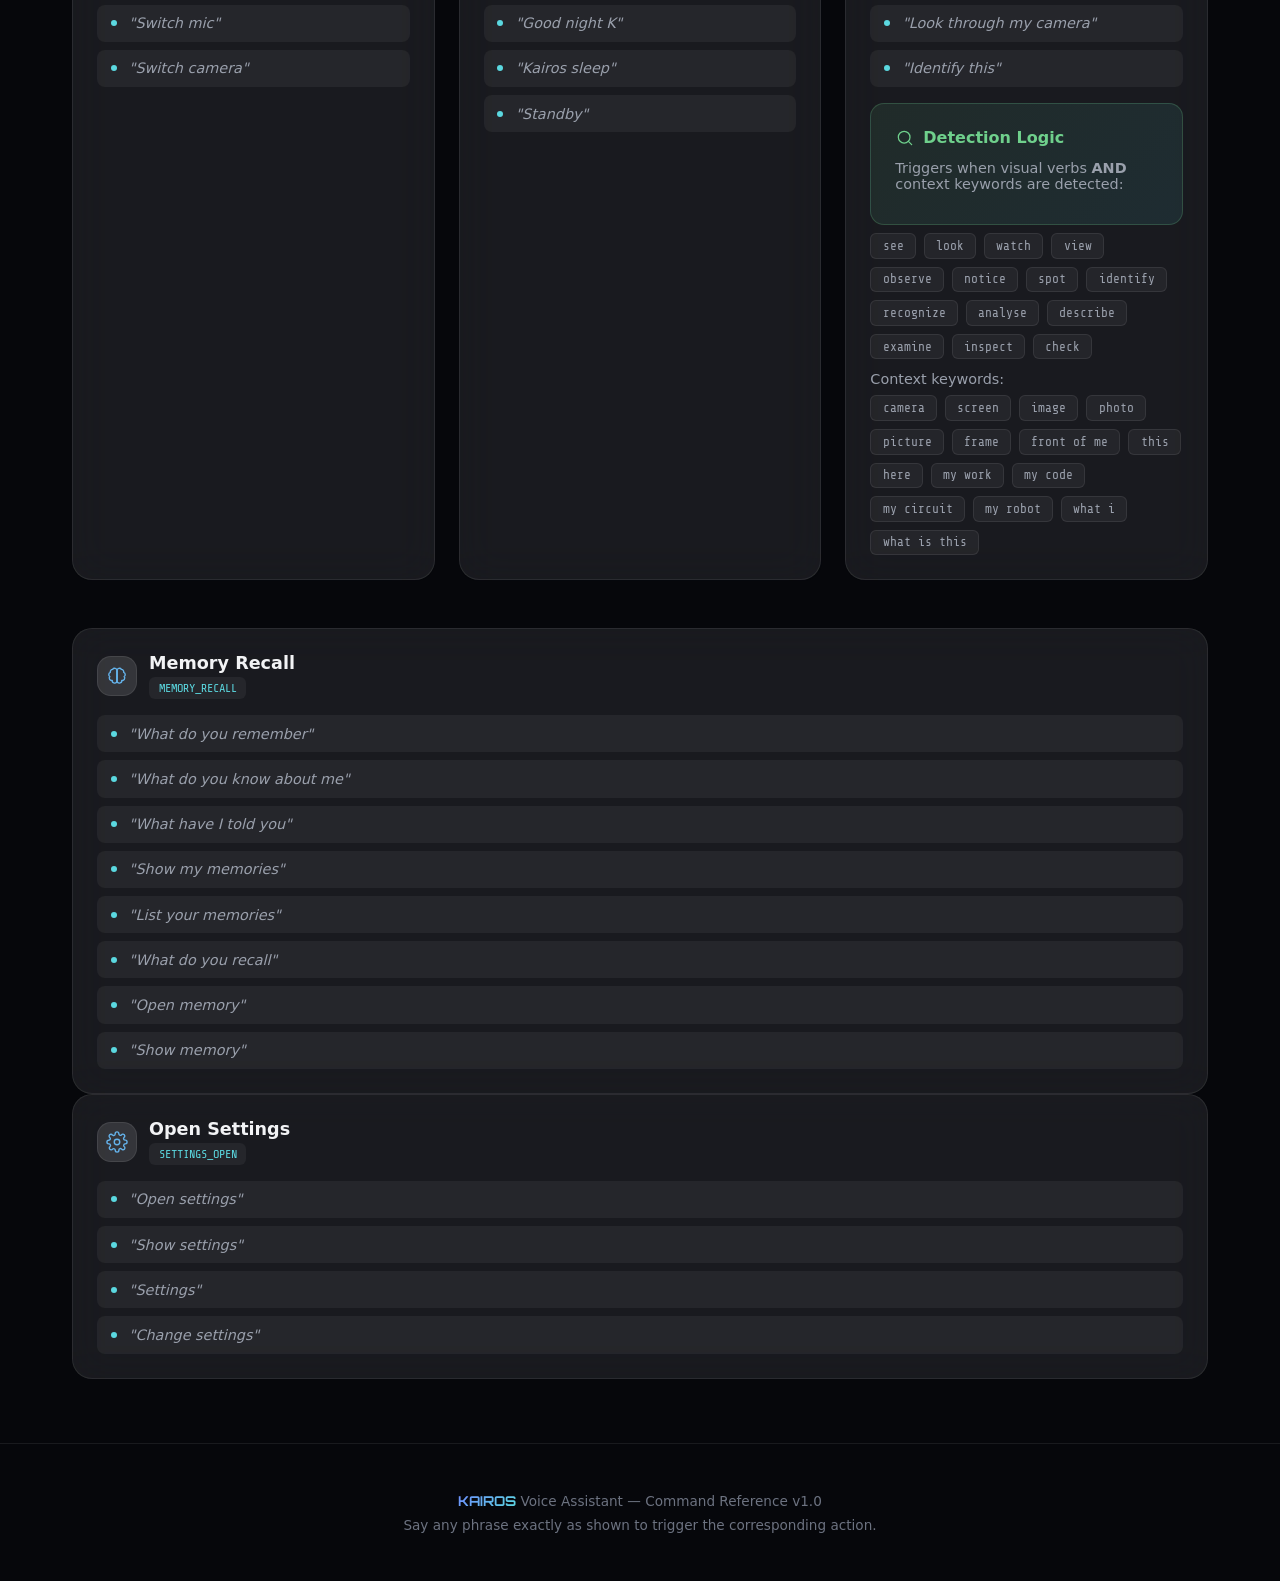
<file: manual.htm>
<!DOCTYPE html>
<html lang="en">

<head>
  <meta charset="UTF-8">
  <meta name="viewport" content="width=device-width, initial-scale=1.0">
  <title>Kairos Voice Command Manual</title>
  <link
    href="https://fonts.googleapis.com/css2?family=Orbitron:wght@400;600;700;900&family=Share+Tech+Mono&display=swap"
    rel="stylesheet">
  <link rel="icon" type="image/png" sizes="32x32" href="/favicon-32.png">
  <link rel="icon" type="image/png" sizes="16x16" href="/favicon-16.png">
  <link rel="icon" type="image/png" sizes="192x192" href="/icon-192.png">
  <link rel="apple-touch-icon" href="/apple-touch-icon-180.png">
  <link rel="manifest" href="/manifest.json">
  <meta name="theme-color" content="#0D0F16">
  <link rel="stylesheet" href="/design-tokens.css">
  <link rel="stylesheet" href="/background.css">
  <link rel="stylesheet" href="/components.css">
  <style>
    :root {
      /* retokenized onto the design system (design-tokens.css). --text-primary / --text-secondary are intent... */
      --bg-primary: transparent;
      --bg-secondary: var(--glass-fill-weak);
      --bg-card: var(--glass-fill);
      --bg-card-hover: var(--glass-fill-strong);
      --accent-cyan: var(--accent-end);
      --accent-cyan-glow: rgba(var(--accent-end-rgb), 0.28);
      --accent-blue: var(--accent-start);
      --accent-purple: var(--accent-start);
      --accent-green: var(--ok-color);
      --accent-amber: var(--warn-color);
      --accent-rose: var(--danger-color);
      --text-muted: var(--text-tertiary);
      --border-subtle: var(--glass-border-soft);
      --border-glow: var(--glass-border);
      --glow-cyan: var(--glow-accent);
    }

    * {
      margin: 0;
      padding: 0;
      box-sizing: border-box;
    }

    body {
      font-family: var(--font-ui);
      background: var(--bg-primary);
      color: var(--text-primary);
      min-height: 100vh;
      overflow-x: hidden;
    }

    /* Page-specific particle layer disabled — the shared .kx-bg is the only atmosphere */
    .bg-particles {
      display: none;
      position: fixed;
      top: 0;
      left: 0;
      width: 100%;
      height: 100%;
      pointer-events: none;
      z-index: 0;
      overflow: hidden;
    }

    .particle {
      position: absolute;
      width: 2px;
      height: 2px;
      background: var(--accent-cyan);
      border-radius: 50%;
      opacity: 0.3;
      animation: float 15s infinite ease-in-out;
    }

    @keyframes float {

      0%,
      100% {
        transform: translateY(0) translateX(0);
        opacity: 0.3;
      }

      25% {
        transform: translateY(-30px) translateX(15px);
        opacity: 0.6;
      }

      50% {
        transform: translateY(-15px) translateX(-10px);
        opacity: 0.2;
      }

      75% {
        transform: translateY(-40px) translateX(20px);
        opacity: 0.5;
      }
    }

    /* Layout */
    .container {
      max-width: 1200px;
      margin: 0 auto;
      padding: 2rem;
      position: relative;
      z-index: 1;
    }

    /* Header */
    .header {
      text-align: center;
      padding: 3rem 0 2rem;
      position: relative;
    }

    .header::before {
      content: '';
      position: absolute;
      top: 50%;
      left: 50%;
      transform: translate(-50%, -50%);
      width: 300px;
      height: 300px;
      background: radial-gradient(circle, var(--accent-cyan-glow) 0%, transparent 70%);
      pointer-events: none;
      z-index: -1;
    }

    .logo {
      font-family: var(--font-display);
      font-size: 2.5rem;
      font-weight: 700;
      background: var(--accent-gradient);
      -webkit-background-clip: text;
      -webkit-text-fill-color: transparent;
      background-clip: text;
      color: transparent;
      letter-spacing: 0.04em;
      margin-bottom: 0.5rem;
    }

    .subtitle {
      color: var(--text-secondary);
      font-size: 1rem;
      font-weight: 400;
      letter-spacing: 2px;
      text-transform: uppercase;
    }

    .status-indicator {
      display: inline-flex;
      align-items: center;
      gap: 0.5rem;
      margin-top: 1.5rem;
      padding: 0.5rem 1.25rem;
      background: rgba(var(--ok-rgb), 0.1);
      border: 1px solid rgba(var(--ok-rgb), 0.25);
      border-radius: 100px;
      font-size: 0.85rem;
      color: var(--ok-color);
      font-family: var(--font-mono);
    }

    .status-dot {
      width: 8px;
      height: 8px;
      background: var(--accent-green);
      border-radius: 50%;
      animation: pulse 2s infinite;
    }

    @keyframes pulse {

      0%,
      100% {
        opacity: 1;
        transform: scale(1);
      }

      50% {
        opacity: 0.5;
        transform: scale(0.8);
      }
    }

    /* Search Bar */
    .search-container {
      max-width: 600px;
      margin: 2rem auto 3rem;
      position: relative;
    }

    .search-box {
      width: 100%;
      padding: 1rem 1.5rem 1rem 3rem;
      background: var(--bg-card);
      border: 1px solid var(--border-subtle);
      border-radius: var(--glass-radius-sm);
      color: var(--text-primary);
      font-size: 1rem;
      font-family: var(--font-ui);
      -webkit-backdrop-filter: blur(var(--glass-blur-sm)) saturate(140%);
      backdrop-filter: blur(var(--glass-blur-sm)) saturate(140%);
      transition: border-color var(--dur-fast) var(--ease-out), box-shadow var(--dur-fast) var(--ease-out);
      outline: none;
    }

    .search-box:focus {
      border-color: var(--accent-cyan);
      box-shadow: 0 0 0 3px var(--accent-cyan-glow), var(--glow-cyan);
    }

    .search-box::placeholder {
      color: var(--text-muted);
    }

    .search-icon {
      position: absolute;
      left: 1rem;
      top: 50%;
      transform: translateY(-50%);
      color: var(--text-muted);
      pointer-events: none;
    }

    .search-shortcut {
      position: absolute;
      right: 1rem;
      top: 50%;
      transform: translateY(-50%);
      padding: 0.25rem 0.5rem;
      background: var(--bg-secondary);
      border: 1px solid var(--border-subtle);
      border-radius: 6px;
      font-size: 0.75rem;
      color: var(--text-muted);
      font-family: var(--font-mono);
    }

    /* Category Tabs */
    .tabs-container {
      display: flex;
      gap: 0.5rem;
      margin-bottom: 2rem;
      flex-wrap: wrap;
      justify-content: center;
    }

    .tab {
      padding: 0.6rem 1.2rem;
      background: var(--bg-card);
      border: 1px solid var(--border-subtle);
      border-radius: var(--glass-radius-sm);
      color: var(--text-secondary);
      font-size: 0.9rem;
      font-weight: 500;
      cursor: pointer;
      -webkit-backdrop-filter: blur(var(--glass-blur-sm)) saturate(140%);
      backdrop-filter: blur(var(--glass-blur-sm)) saturate(140%);
      transition: background var(--dur-fast) var(--ease-out), border-color var(--dur-fast) var(--ease-out), color var(--dur-fast) var(--ease-out);
      display: flex;
      align-items: center;
      gap: 0.5rem;
      font-family: var(--font-ui);
    }

    .tab:hover {
      background: var(--bg-card-hover);
      border-color: var(--border-glow);
      color: var(--text-primary);
    }

    .tab.active {
      background: linear-gradient(135deg, rgba(var(--accent-start-rgb), 0.16), rgba(var(--accent-end-rgb), 0.12));
      border-color: rgba(var(--accent-end-rgb), 0.5);
      color: var(--accent-end);
      box-shadow: 0 0 15px var(--accent-cyan-glow);
    }

    .tab-icon {
      display: inline-flex;
      align-items: center;
    }

    .tab-icon .ic {
      width: 1.05em;
      height: 1.05em;
    }

    /* Command Cards Grid */
    .commands-grid {
      display: grid;
      grid-template-columns: repeat(auto-fill, minmax(350px, 1fr));
      gap: 1.5rem;
      margin-bottom: 3rem;
    }

    .command-card {
      background: var(--bg-card);
      border: 1px solid var(--border-subtle);
      border-radius: var(--glass-radius-md);
      padding: 1.5rem;
      -webkit-backdrop-filter: blur(var(--glass-blur-sm)) saturate(140%);
      backdrop-filter: blur(var(--glass-blur-sm)) saturate(140%);
      transition: transform var(--dur-panel) var(--ease-glass), border-color var(--dur-panel) var(--ease-out), box-shadow var(--dur-panel) var(--ease-out);
      position: relative;
      overflow: hidden;
      cursor: pointer;
    }

    .command-card::before {
      content: '';
      position: absolute;
      top: 0;
      left: 0;
      width: 100%;
      height: 3px;
      background: var(--accent-gradient);
      transform: scaleX(0);
      transform-origin: left;
      transition: transform var(--dur-panel) var(--ease-glass);
    }

    .command-card:hover {
      transform: translateY(-4px);
      border-color: var(--border-glow);
      box-shadow: var(--shadow-card), var(--glow-accent);
    }

    .command-card:hover::before {
      transform: scaleX(1);
    }

    .command-card.hidden {
      display: none;
    }

    .card-header {
      display: flex;
      align-items: center;
      gap: 0.75rem;
      margin-bottom: 1rem;
    }

    .card-icon {
      width: 40px;
      height: 40px;
      border-radius: var(--glass-radius-sm);
      display: flex;
      align-items: center;
      justify-content: center;
      flex-shrink: 0;
      background: var(--glass-fill-strong);
      border: 1px solid var(--glass-border-soft);
      color: var(--accent-mid);
    }

    .card-icon .ic {
      width: 22px;
      height: 22px;
    }

    /* Per-category hues unified to a single glass chip (category classes kept for JS/markup) */

    .card-title {
      font-size: 1.1rem;
      font-weight: 600;
      color: var(--text-primary);
    }

    .card-action {
      font-family: var(--font-mono);
      font-size: 0.75rem;
      padding: 0.25rem 0.6rem;
      background: var(--bg-secondary);
      border-radius: 6px;
      color: var(--accent-cyan);
      margin-top: 0.25rem;
      display: inline-block;
    }

    .phrases-list {
      display: flex;
      flex-direction: column;
      gap: 0.5rem;
    }

    .phrase-item {
      display: flex;
      align-items: center;
      gap: 0.75rem;
      padding: 0.6rem 0.8rem;
      background: var(--bg-secondary);
      border-radius: 8px;
      font-size: 0.9rem;
      color: var(--text-secondary);
      transition: background var(--dur-fast) var(--ease-out), border-color var(--dur-fast) var(--ease-out), color var(--dur-fast) var(--ease-out);
      border: 1px solid transparent;
    }

    .phrase-item:hover {
      background: rgba(var(--accent-end-rgb), 0.06);
      border-color: var(--border-glow);
      color: var(--text-primary);
    }

    .phrase-bullet {
      width: 6px;
      height: 6px;
      border-radius: 50%;
      background: var(--accent-cyan);
      flex-shrink: 0;
    }

    .phrase-text {
      font-style: italic;
    }

    /* Code Block Section */
    .code-section {
      background: var(--bg-card);
      border: 1px solid var(--border-subtle);
      border-radius: 16px;
      padding: 2rem;
      margin-bottom: 2rem;
      position: relative;
      overflow: hidden;
    }

    .code-section::before {
      content: '';
      position: absolute;
      top: 0;
      left: 0;
      width: 100%;
      height: 3px;
      background: linear-gradient(90deg, var(--accent-purple), var(--accent-blue));
    }

    .code-header {
      display: flex;
      align-items: center;
      justify-content: space-between;
      margin-bottom: 1.5rem;
    }

    .code-title {
      font-size: 1.2rem;
      font-weight: 600;
      display: flex;
      align-items: center;
      gap: 0.5rem;
    }

    .copy-btn {
      padding: 0.5rem 1rem;
      background: var(--bg-secondary);
      border: 1px solid var(--border-subtle);
      border-radius: 8px;
      color: var(--text-secondary);
      font-size: 0.85rem;
      cursor: pointer;
      transition: background var(--dur-fast) var(--ease-out), border-color var(--dur-fast) var(--ease-out), color var(--dur-fast) var(--ease-out);
      font-family: var(--font-ui);
    }

    .copy-btn:hover {
      background: var(--accent-cyan);
      color: var(--bg-primary);
      border-color: var(--accent-cyan);
    }

    .code-block {
      background: var(--bg-primary);
      border: 1px solid var(--border-subtle);
      border-radius: 12px;
      padding: 1.5rem;
      overflow-x: auto;
      font-family: var(--font-mono);
      font-size: 0.85rem;
      line-height: 1.7;
      color: var(--text-secondary);
    }

    .code-keyword {
      color: var(--accent-cyan);
    }

    .code-string {
      color: var(--accent-green);
    }

    .code-function {
      color: var(--accent-amber);
    }

    .code-comment {
      color: var(--text-muted);
    }

    .code-variable {
      color: var(--accent-purple);
    }

    .code-operator {
      color: var(--accent-rose);
    }

    /* Vision Detection Highlight */
    .vision-highlight {
      background: linear-gradient(135deg, rgba(var(--ok-rgb), 0.1), rgba(var(--accent-end-rgb), 0.1));
      border: 1px solid rgba(var(--ok-rgb), 0.22);
      border-radius: var(--glass-radius-sm);
      padding: 1.5rem;
      margin-top: 1rem;
    }

    .vision-title {
      color: var(--accent-green);
      font-weight: 600;
      margin-bottom: 0.75rem;
      display: flex;
      align-items: center;
      gap: 0.5rem;
    }

    .tag-container {
      display: flex;
      flex-wrap: wrap;
      gap: 0.5rem;
      margin-top: 0.5rem;
    }

    .tag {
      padding: 0.3rem 0.7rem;
      background: var(--bg-secondary);
      border: 1px solid var(--border-subtle);
      border-radius: 6px;
      font-size: 0.8rem;
      color: var(--text-secondary);
      font-family: var(--font-mono);
    }

    /* Footer */
    .footer {
      text-align: center;
      padding: 3rem 0;
      color: var(--text-muted);
      font-size: 0.85rem;
      border-top: 1px solid var(--border-subtle);
      margin-top: 2rem;
    }

    .footer-brand {
      font-family: var(--font-display);
      font-weight: 700;
      background: var(--accent-gradient);
      -webkit-background-clip: text;
      -webkit-text-fill-color: transparent;
      background-clip: text;
      color: transparent;
    }

    /* Toast Notification */
    .toast {
      position: fixed;
      bottom: 2rem;
      right: 2rem;
      display: flex;
      align-items: center;
      gap: 0.6rem;
      padding: 1rem 1.5rem;
      background: var(--glass-fill-strong);
      border: 1px solid rgba(var(--ok-rgb), 0.4);
      border-radius: var(--glass-radius-sm);
      color: var(--ok-color);
      font-weight: 500;
      -webkit-backdrop-filter: blur(var(--glass-blur-sm)) saturate(140%);
      backdrop-filter: blur(var(--glass-blur-sm)) saturate(140%);
      transform: translateY(16px) scale(0.98);
      opacity: 0;
      transition: opacity var(--dur-toast-out) var(--ease-glass), transform var(--dur-toast-out) var(--ease-glass);
      z-index: 1000;
      box-shadow: var(--shadow-toast);
      pointer-events: none;
    }

    .toast::before {
      content: '';
      width: 18px;
      height: 18px;
      flex: none;
      background: var(--ok-color);
      -webkit-mask: url("data:image/svg+xml,%3Csvg xmlns='http://www.w3.org/2000/svg' viewBox='0 0 24 24' fill='none' stroke='%23000' stroke-width='2.5' stroke-linecap='round' stroke-linejoin='round'%3E%3Cpath d='M20 6 9 17l-5-5'/%3E%3C/svg%3E") center / contain no-repeat;
      mask: url("data:image/svg+xml,%3Csvg xmlns='http://www.w3.org/2000/svg' viewBox='0 0 24 24' fill='none' stroke='%23000' stroke-width='2.5' stroke-linecap='round' stroke-linejoin='round'%3E%3Cpath d='M20 6 9 17l-5-5'/%3E%3C/svg%3E") center / contain no-repeat;
    }

    .toast.show {
      transform: translateY(0) scale(1);
      opacity: 1;
      transition: opacity var(--dur-toast-in) var(--ease-glass), transform var(--dur-toast-in) var(--ease-glass);
    }

    /* Responsive */
    @media (max-width: 768px) {
      .container {
        padding: 1rem;
      }

      .logo {
        font-size: 1.8rem;
      }

      .commands-grid {
        grid-template-columns: 1fr;
      }

      .tabs-container {
        gap: 0.4rem;
      }

      .tab {
        padding: 0.5rem 0.8rem;
        font-size: 0.8rem;
      }
    }

    /* Scrollbar */
    ::-webkit-scrollbar {
      width: 8px;
      height: 8px;
    }

    ::-webkit-scrollbar-track {
      background: var(--bg-primary);
    }

    ::-webkit-scrollbar-thumb {
      background: var(--bg-card-hover);
      border-radius: 4px;
    }

    ::-webkit-scrollbar-thumb:hover {
      background: var(--accent-cyan);
    }

    /* Animations */
    @keyframes fadeInUp {
      from {
        opacity: 0;
        transform: translateY(20px);
      }

      to {
        opacity: 1;
        transform: translateY(0);
      }
    }

    .command-card {
      animation: fadeInUp 0.5s ease forwards;
    }

    .command-card:nth-child(1) {
      animation-delay: 0.05s;
    }

    .command-card:nth-child(2) {
      animation-delay: 0.1s;
    }

    .command-card:nth-child(3) {
      animation-delay: 0.15s;
    }

    .command-card:nth-child(4) {
      animation-delay: 0.2s;
    }

    .command-card:nth-child(5) {
      animation-delay: 0.25s;
    }

    .command-card:nth-child(6) {
      animation-delay: 0.3s;
    }

    .command-card:nth-child(7) {
      animation-delay: 0.35s;
    }

    .command-card:nth-child(8) {
      animation-delay: 0.4s;
    }
  </style>
  <base target="_blank">
</head>

<body>
  <div class="kx-bg" aria-hidden="true"></div>
  <!-- Background Particles -->
  <div class="bg-particles" id="particles"></div>

  <div class="container">
    <!-- Header -->
    <header class="header">
      <div class="logo">KAIROS</div>
      <div class="subtitle">Voice Command Reference</div>
      <div class="status-indicator">
        <span class="status-dot"></span>
        <span>System Online</span>
      </div>
      <a id="manualBackLink" href="main.htm" style="display:inline-block;margin-top:1rem;color:var(--accent-end);text-decoration:none;font-family:var(--font-mono);font-size:.78rem;">← BACK HOME</a>
    </header>

    <!-- Search -->
    <div class="search-container">
      <svg class="search-icon" width="20" height="20" viewBox="0 0 24 24" fill="none" stroke="currentColor"
        stroke-width="2">
        <circle cx="11" cy="11" r="8"></circle>
        <path d="m21 21-4.3-4.3"></path>
      </svg>
      <input type="text" class="search-box" id="searchBox" placeholder="Search commands..." autocomplete="off">
      <span class="search-shortcut">Ctrl K</span>
    </div>

    <!-- Category Tabs -->
    <div class="tabs-container" id="tabsContainer">
      <button class="tab active" data-category="all">
        <span class="tab-icon"><svg class="ic"><use href="/icons.svg#ic-menu"/></svg></span> All Commands
      </button>
      <button class="tab" data-category="camera">
        <span class="tab-icon"><svg class="ic"><use href="/icons.svg#ic-camera"/></svg></span> Camera
      </button>
      <button class="tab" data-category="screen">
        <span class="tab-icon"><svg class="ic"><use href="/icons.svg#ic-monitor"/></svg></span> Screen
      </button>
      <button class="tab" data-category="history">
        <span class="tab-icon"><svg class="ic"><use href="/icons.svg#ic-history"/></svg></span> History
      </button>
      <button class="tab" data-category="devices">
        <span class="tab-icon"><svg class="ic"><use href="/icons.svg#ic-device"/></svg></span> Devices
      </button>
      <button class="tab" data-category="vision">
        <span class="tab-icon"><svg class="ic"><use href="/icons.svg#ic-eye"/></svg></span> Vision
      </button>
      <button class="tab" data-category="memory">
        <span class="tab-icon"><svg class="ic"><use href="/icons.svg#ic-memory"/></svg></span> Memory
      </button>
      <button class="tab" data-category="system">
        <span class="tab-icon"><svg class="ic"><use href="/icons.svg#ic-bolt"/></svg></span> System
      </button>
    </div>

    <!-- Commands Grid -->
    <div class="commands-grid" id="commandsGrid">

      <!-- Camera On -->
      <div class="command-card" data-category="camera">
        <div class="card-header">
          <div class="card-icon camera"><svg class="ic"><use href="/icons.svg#ic-camera"/></svg></div>
          <div>
            <div class="card-title">Activate Camera</div>
            <span class="card-action">CAMERA_ON</span>
          </div>
        </div>
        <div class="phrases-list">
          <div class="phrase-item"><span class="phrase-bullet"></span><span class="phrase-text">"Turn on camera"</span>
          </div>
          <div class="phrase-item"><span class="phrase-bullet"></span><span class="phrase-text">"Open camera"</span>
          </div>
          <div class="phrase-item"><span class="phrase-bullet"></span><span class="phrase-text">"Activate camera"</span>
          </div>
          <div class="phrase-item"><span class="phrase-bullet"></span><span class="phrase-text">"Enable camera"</span>
          </div>
          <div class="phrase-item"><span class="phrase-bullet"></span><span class="phrase-text">"Start camera"</span>
          </div>
          <div class="phrase-item"><span class="phrase-bullet"></span><span class="phrase-text">"Show camera"</span>
          </div>
          <div class="phrase-item"><span class="phrase-bullet"></span><span class="phrase-text">"Camera on"</span></div>
        </div>
      </div>

      <!-- Camera Off -->
      <div class="command-card" data-category="camera">
        <div class="card-header">
          <div class="card-icon camera"><svg class="ic"><use href="/icons.svg#ic-camera"/></svg></div>
          <div>
            <div class="card-title">Deactivate Camera</div>
            <span class="card-action">CAMERA_OFF</span>
          </div>
        </div>
        <div class="phrases-list">
          <div class="phrase-item"><span class="phrase-bullet"></span><span class="phrase-text">"Turn off camera"</span>
          </div>
          <div class="phrase-item"><span class="phrase-bullet"></span><span class="phrase-text">"Close camera"</span>
          </div>
          <div class="phrase-item"><span class="phrase-bullet"></span><span class="phrase-text">"Disable camera"</span>
          </div>
          <div class="phrase-item"><span class="phrase-bullet"></span><span class="phrase-text">"Stop camera"</span>
          </div>
          <div class="phrase-item"><span class="phrase-bullet"></span><span class="phrase-text">"Camera off"</span>
          </div>
        </div>
      </div>

      <!-- Screen Share On -->
      <div class="command-card" data-category="screen">
        <div class="card-header">
          <div class="card-icon screen"><svg class="ic"><use href="/icons.svg#ic-monitor"/></svg></div>
          <div>
            <div class="card-title">Start Screen Share</div>
            <span class="card-action">SCREEN_ON</span>
          </div>
        </div>
        <div class="phrases-list">
          <div class="phrase-item"><span class="phrase-bullet"></span><span class="phrase-text">"Share my screen"</span>
          </div>
          <div class="phrase-item"><span class="phrase-bullet"></span><span class="phrase-text">"Share screen"</span>
          </div>
          <div class="phrase-item"><span class="phrase-bullet"></span><span class="phrase-text">"Start screen
              share"</span></div>
          <div class="phrase-item"><span class="phrase-bullet"></span><span class="phrase-text">"Screen sharing"</span>
          </div>
          <div class="phrase-item"><span class="phrase-bullet"></span><span class="phrase-text">"Show my screen"</span>
          </div>
        </div>
      </div>

      <!-- Screen Share Off -->
      <div class="command-card" data-category="screen">
        <div class="card-header">
          <div class="card-icon screen"><svg class="ic"><use href="/icons.svg#ic-monitor"/></svg></div>
          <div>
            <div class="card-title">Stop Screen Share</div>
            <span class="card-action">SCREEN_OFF</span>
          </div>
        </div>
        <div class="phrases-list">
          <div class="phrase-item"><span class="phrase-bullet"></span><span class="phrase-text">"Stop sharing"</span>
          </div>
          <div class="phrase-item"><span class="phrase-bullet"></span><span class="phrase-text">"Stop screen
              share"</span></div>
          <div class="phrase-item"><span class="phrase-bullet"></span><span class="phrase-text">"Close screen"</span>
          </div>
          <div class="phrase-item"><span class="phrase-bullet"></span><span class="phrase-text">"End screen
              share"</span></div>
        </div>
      </div>

      <!-- History Open -->
      <div class="command-card" data-category="history">
        <div class="card-header">
          <div class="card-icon history"><svg class="ic"><use href="/icons.svg#ic-history"/></svg></div>
          <div>
            <div class="card-title">Open Conversation Log</div>
            <span class="card-action">HISTORY_OPEN</span>
          </div>
        </div>
        <div class="phrases-list">
          <div class="phrase-item"><span class="phrase-bullet"></span><span class="phrase-text">"Open history"</span>
          </div>
          <div class="phrase-item"><span class="phrase-bullet"></span><span class="phrase-text">"Show history"</span>
          </div>
          <div class="phrase-item"><span class="phrase-bullet"></span><span class="phrase-text">"Show log"</span></div>
          <div class="phrase-item"><span class="phrase-bullet"></span><span class="phrase-text">"Open log"</span></div>
          <div class="phrase-item"><span class="phrase-bullet"></span><span class="phrase-text">"Conversation
              log"</span></div>
          <div class="phrase-item"><span class="phrase-bullet"></span><span class="phrase-text">"Show
              conversation"</span></div>
        </div>
      </div>

      <!-- History Close -->
      <div class="command-card" data-category="history">
        <div class="card-header">
          <div class="card-icon history"><svg class="ic"><use href="/icons.svg#ic-history"/></svg></div>
          <div>
            <div class="card-title">Close Conversation Log</div>
            <span class="card-action">HISTORY_CLOSE</span>
          </div>
        </div>
        <div class="phrases-list">
          <div class="phrase-item"><span class="phrase-bullet"></span><span class="phrase-text">"Close history"</span>
          </div>
          <div class="phrase-item"><span class="phrase-bullet"></span><span class="phrase-text">"Hide history"</span>
          </div>
          <div class="phrase-item"><span class="phrase-bullet"></span><span class="phrase-text">"Close log"</span></div>
        </div>
      </div>

      <!-- Devices -->
      <div class="command-card" data-category="devices">
        <div class="card-header">
          <div class="card-icon devices"><svg class="ic"><use href="/icons.svg#ic-device"/></svg></div>
          <div>
            <div class="card-title">Device Settings</div>
            <span class="card-action">DEVICES_OPEN</span>
          </div>
        </div>
        <div class="phrases-list">
          <div class="phrase-item"><span class="phrase-bullet"></span><span class="phrase-text">"Show devices"</span>
          </div>
          <div class="phrase-item"><span class="phrase-bullet"></span><span class="phrase-text">"Open devices"</span>
          </div>
          <div class="phrase-item"><span class="phrase-bullet"></span><span class="phrase-text">"Device settings"</span>
          </div>
          <div class="phrase-item"><span class="phrase-bullet"></span><span class="phrase-text">"Change
              microphone"</span></div>
          <div class="phrase-item"><span class="phrase-bullet"></span><span class="phrase-text">"Change camera"</span>
          </div>
          <div class="phrase-item"><span class="phrase-bullet"></span><span class="phrase-text">"Switch mic"</span>
          </div>
          <div class="phrase-item"><span class="phrase-bullet"></span><span class="phrase-text">"Switch camera"</span>
          </div>
        </div>
      </div>

      <!-- Sleep / Standby -->
      <div class="command-card" data-category="system">
        <div class="card-header">
          <div class="card-icon sleep"><svg class="ic"><use href="/icons.svg#ic-bolt"/></svg></div>
          <div>
            <div class="card-title">Enter Standby Mode</div>
            <span class="card-action">SLEEP</span>
          </div>
        </div>
        <div class="phrases-list">
          <div class="phrase-item"><span class="phrase-bullet"></span><span class="phrase-text">"Go to sleep"</span>
          </div>
          <div class="phrase-item"><span class="phrase-bullet"></span><span class="phrase-text">"Sleep"</span></div>
          <div class="phrase-item"><span class="phrase-bullet"></span><span class="phrase-text">"Goodbye Kairos"</span>
          </div>
          <div class="phrase-item"><span class="phrase-bullet"></span><span class="phrase-text">"Goodbye"</span></div>
          <div class="phrase-item"><span class="phrase-bullet"></span><span class="phrase-text">"Good night
              Kairos"</span></div>
          <div class="phrase-item"><span class="phrase-bullet"></span><span class="phrase-text">"Good night K"</span>
          </div>
          <div class="phrase-item"><span class="phrase-bullet"></span><span class="phrase-text">"Kairos sleep"</span>
          </div>
          <div class="phrase-item"><span class="phrase-bullet"></span><span class="phrase-text">"Standby"</span></div>
        </div>
      </div>

      <!-- Vision Detection -->
      <div class="command-card" data-category="vision">
        <div class="card-header">
          <div class="card-icon vision"><svg class="ic"><use href="/icons.svg#ic-eye"/></svg></div>
          <div>
            <div class="card-title">Vision / Visual Analysis</div>
            <span class="card-action">VISION_REQUEST</span>
          </div>
        </div>
        <div class="phrases-list">
          <div class="phrase-item"><span class="phrase-bullet"></span><span class="phrase-text">"What do you see"</span>
          </div>
          <div class="phrase-item"><span class="phrase-bullet"></span><span class="phrase-text">"Look at this"</span>
          </div>
          <div class="phrase-item"><span class="phrase-bullet"></span><span class="phrase-text">"Describe this"</span>
          </div>
          <div class="phrase-item"><span class="phrase-bullet"></span><span class="phrase-text">"Analyze this"</span>
          </div>
          <div class="phrase-item"><span class="phrase-bullet"></span><span class="phrase-text">"What am I working
              on"</span></div>
          <div class="phrase-item"><span class="phrase-bullet"></span><span class="phrase-text">"Look through my
              camera"</span></div>
          <div class="phrase-item"><span class="phrase-bullet"></span><span class="phrase-text">"Identify this"</span>
          </div>
        </div>
        <div class="vision-highlight">
          <div class="vision-title"><svg class="ic"><use href="/icons.svg#ic-search"/></svg> Detection Logic</div>
          <p style="color: var(--text-secondary); font-size: 0.9rem; margin-bottom: 0.5rem;">Triggers when visual verbs
            <strong>AND</strong> context keywords are detected:
        </div>
        <div class="tag-container">
          <span class="tag">see</span><span class="tag">look</span><span class="tag">watch</span>
          <span class="tag">view</span><span class="tag">observe</span><span class="tag">notice</span>
          <span class="tag">spot</span><span class="tag">identify</span><span class="tag">recognize</span>
          <span class="tag">analyse</span><span class="tag">describe</span><span class="tag">examine</span>
          <span class="tag">inspect</span><span class="tag">check</span>
        </div>
        <p style="color: var(--text-secondary); font-size: 0.9rem; margin-top: 0.75rem; margin-bottom: 0.5rem;">Context
          keywords:</p>
        <div class="tag-container">
          <span class="tag">camera</span><span class="tag">screen</span><span class="tag">image</span>
          <span class="tag">photo</span><span class="tag">picture</span><span class="tag">frame</span>
          <span class="tag">front of me</span><span class="tag">this</span><span class="tag">here</span>
          <span class="tag">my work</span><span class="tag">my code</span><span class="tag">my circuit</span>
          <span class="tag">my robot</span><span class="tag">what i</span><span class="tag">what is this</span>
        </div>
      </div>
    </div>

    <!-- Memory Recall -->
    <div class="command-card" data-category="memory">
      <div class="card-header">
        <div class="card-icon memory"><svg class="ic"><use href="/icons.svg#ic-memory"/></svg></div>
        <div>
          <div class="card-title">Memory Recall</div>
          <span class="card-action">MEMORY_RECALL</span>
        </div>
      </div>
      <div class="phrases-list">
        <div class="phrase-item"><span class="phrase-bullet"></span><span class="phrase-text">"What do you
            remember"</span></div>
        <div class="phrase-item"><span class="phrase-bullet"></span><span class="phrase-text">"What do you know about
            me"</span></div>
        <div class="phrase-item"><span class="phrase-bullet"></span><span class="phrase-text">"What have I told
            you"</span></div>
        <div class="phrase-item"><span class="phrase-bullet"></span><span class="phrase-text">"Show my memories"</span>
        </div>
        <div class="phrase-item"><span class="phrase-bullet"></span><span class="phrase-text">"List your
            memories"</span></div>
        <div class="phrase-item"><span class="phrase-bullet"></span><span class="phrase-text">"What do you
            recall"</span></div>
        <div class="phrase-item"><span class="phrase-bullet"></span><span class="phrase-text">"Open memory"</span></div>
        <div class="phrase-item"><span class="phrase-bullet"></span><span class="phrase-text">"Show memory"</span></div>
      </div>
    </div>

    <!-- Settings -->
    <div class="command-card" data-category="system">
      <div class="card-header">
        <div class="card-icon settings"><svg class="ic"><use href="/icons.svg#ic-gear"/></svg></div>
        <div>
          <div class="card-title">Open Settings</div>
          <span class="card-action">SETTINGS_OPEN</span>
        </div>
      </div>
      <div class="phrases-list">
        <div class="phrase-item"><span class="phrase-bullet"></span><span class="phrase-text">"Open settings"</span>
        </div>
        <div class="phrase-item"><span class="phrase-bullet"></span><span class="phrase-text">"Show settings"</span>
        </div>
        <div class="phrase-item"><span class="phrase-bullet"></span><span class="phrase-text">"Settings"</span></div>
        <div class="phrase-item"><span class="phrase-bullet"></span><span class="phrase-text">"Change settings"</span>
        </div>
      </div>
    </div>

  </div>



  <!-- Footer -->
  <footer class="footer">
    <p><span class="footer-brand">KAIROS</span> Voice Assistant &mdash; Command Reference v1.0</p>
    <p style="margin-top: 0.5rem;">Say any phrase exactly as shown to trigger the corresponding action.</p>
  </footer>
  </div>

  <!-- Toast -->
  <div class="toast" id="toast">Code copied to clipboard</div>

  <script>
    // Generate background particles
    const particlesContainer = document.getElementById('particles');
    for (let i = 0; i < 30; i++) {
      const particle = document.createElement('div');
      particle.className = 'particle';
      particle.style.left = Math.random() * 100 + '%';
      particle.style.top = Math.random() * 100 + '%';
      particle.style.animationDelay = Math.random() * 15 + 's';
      particle.style.animationDuration = (10 + Math.random() * 10) + 's';
      particlesContainer.appendChild(particle);
    }

    // Tab filtering
    const tabs = document.querySelectorAll('.tab');
    const cards = document.querySelectorAll('.command-card');

    tabs.forEach(tab => {
      tab.addEventListener('click', () => {
        tabs.forEach(t => t.classList.remove('active'));
        tab.classList.add('active');

        const category = tab.dataset.category;

        cards.forEach(card => {
          if (category === 'all' || card.dataset.category === category) {
            card.classList.remove('hidden');
            card.style.animation = 'none';
            card.offsetHeight; // trigger reflow
            card.style.animation = 'fadeInUp 0.5s ease forwards';
          } else {
            card.classList.add('hidden');
          }
        });
      });
    });

    // Search functionality
    const searchBox = document.getElementById('searchBox');

    searchBox.addEventListener('input', (e) => {
      const query = e.target.value.toLowerCase();

      cards.forEach(card => {
        const text = card.textContent.toLowerCase();
        if (text.includes(query)) {
          card.classList.remove('hidden');
        } else {
          card.classList.add('hidden');
        }
      });
    });

    // Keyboard shortcut for search
    document.addEventListener('keydown', (e) => {
      if ((e.ctrlKey || e.metaKey) && e.key === 'k') {
        e.preventDefault();
        searchBox.focus();
      }
    });

    // Copy code functionality
    function copyCode() {
      const codeText = document.getElementById('codeBlock').innerText;
      navigator.clipboard.writeText(codeText).then(() => {
        showToast('Code copied to clipboard');
      });
    }

    function showToast(message) {
      const toast = document.getElementById('toast');
      toast.textContent = message;
      toast.classList.add('show');
      setTimeout(() => toast.classList.remove('show'), 2500);
    }

    // Click on phrase to copy
    document.querySelectorAll('.phrase-item').forEach(item => {
      item.addEventListener('click', () => {
        const text = item.querySelector('.phrase-text').textContent.replace(/"/g, '');
        navigator.clipboard.writeText(text).then(() => {
          showToast('"' + text + '" copied');
        });
      });
    });
  </script>

  <script>
    /* Arrived from Settings? Send Back to Settings (where they clicked), not the homepage — detected via the same-origin referrer. */
    (function () {
      try {
        var ref = document.referrer;
        if (!ref) return;
        var u = new URL(ref);
        if (u.origin !== location.origin) return;
        if (!/(^|\/)settings\b/i.test(u.pathname)) return;
        var back = document.getElementById('manualBackLink');
        if (!back) return;
        back.setAttribute('href', '/settings');
        back.textContent = '← BACK TO SETTINGS';
      } catch (e) { /* keep the default Home link */ }
    })();
  </script>
</body>

</html>
</file>
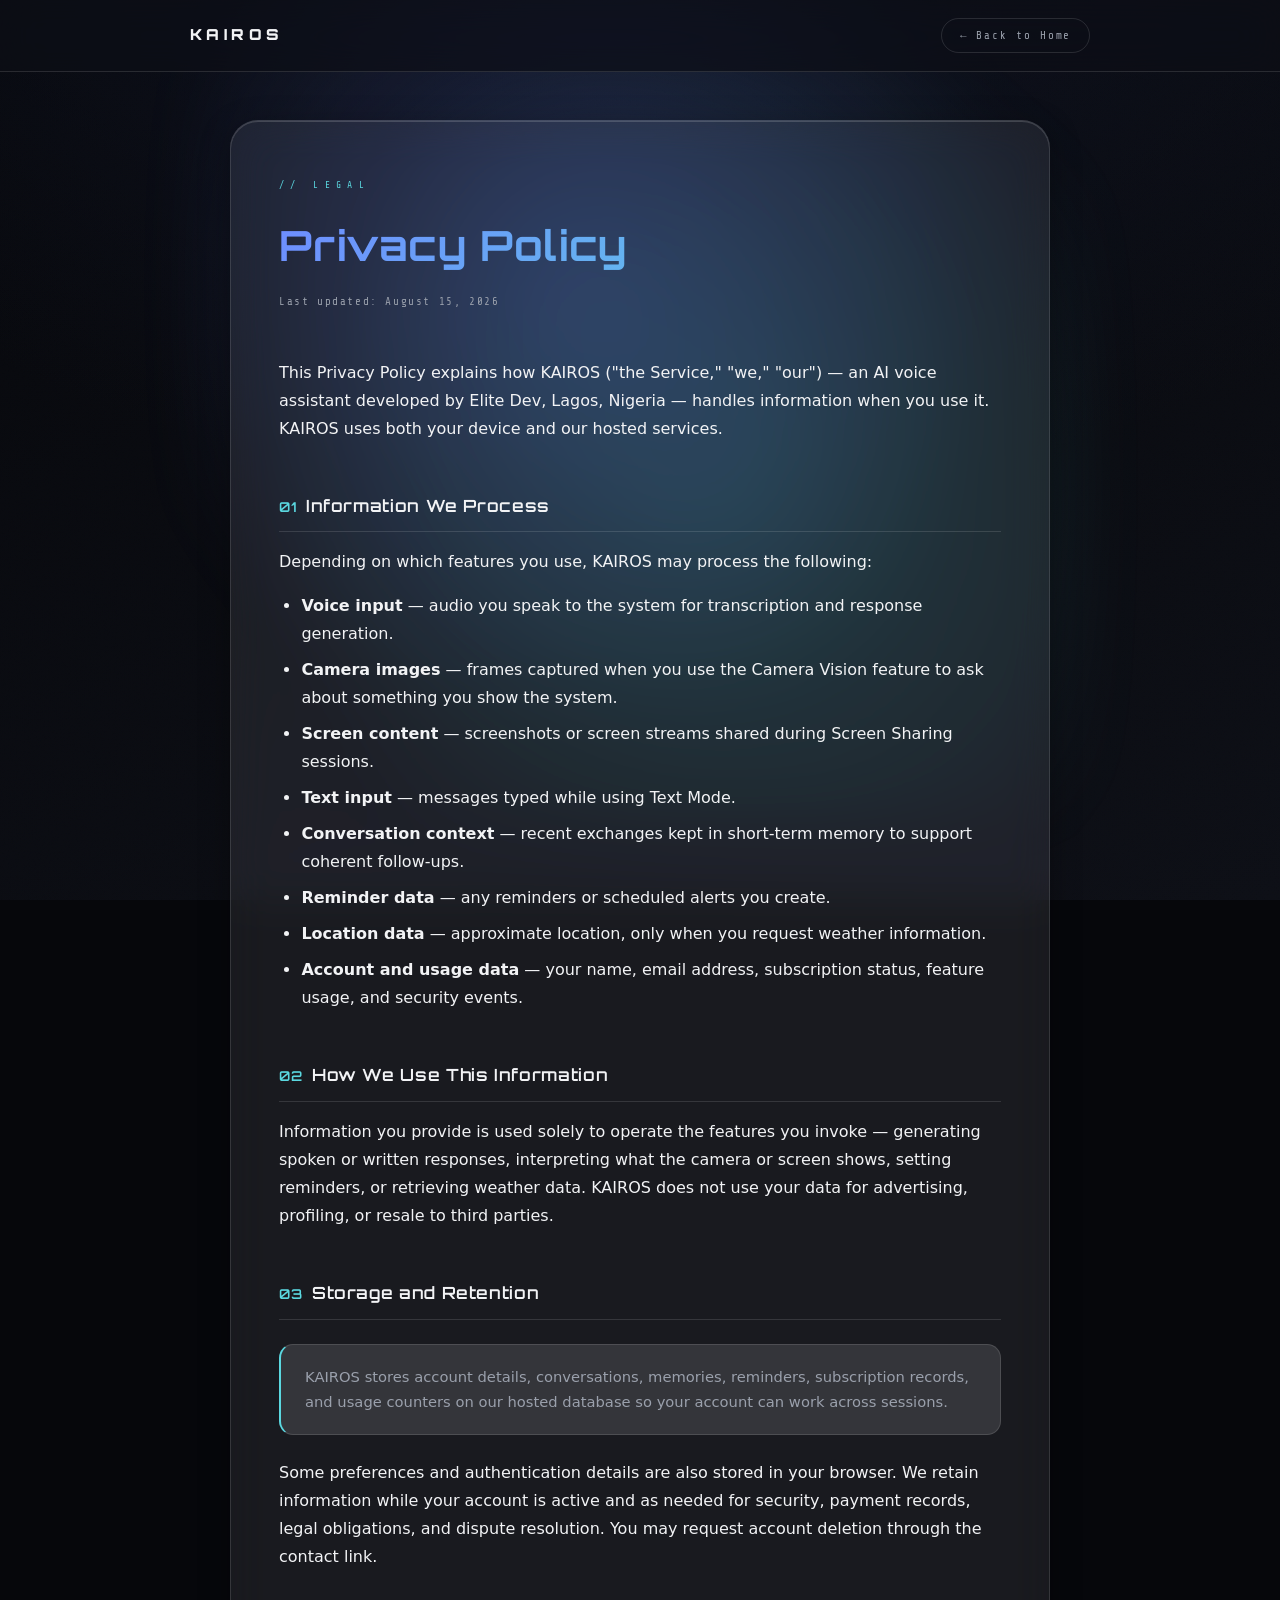
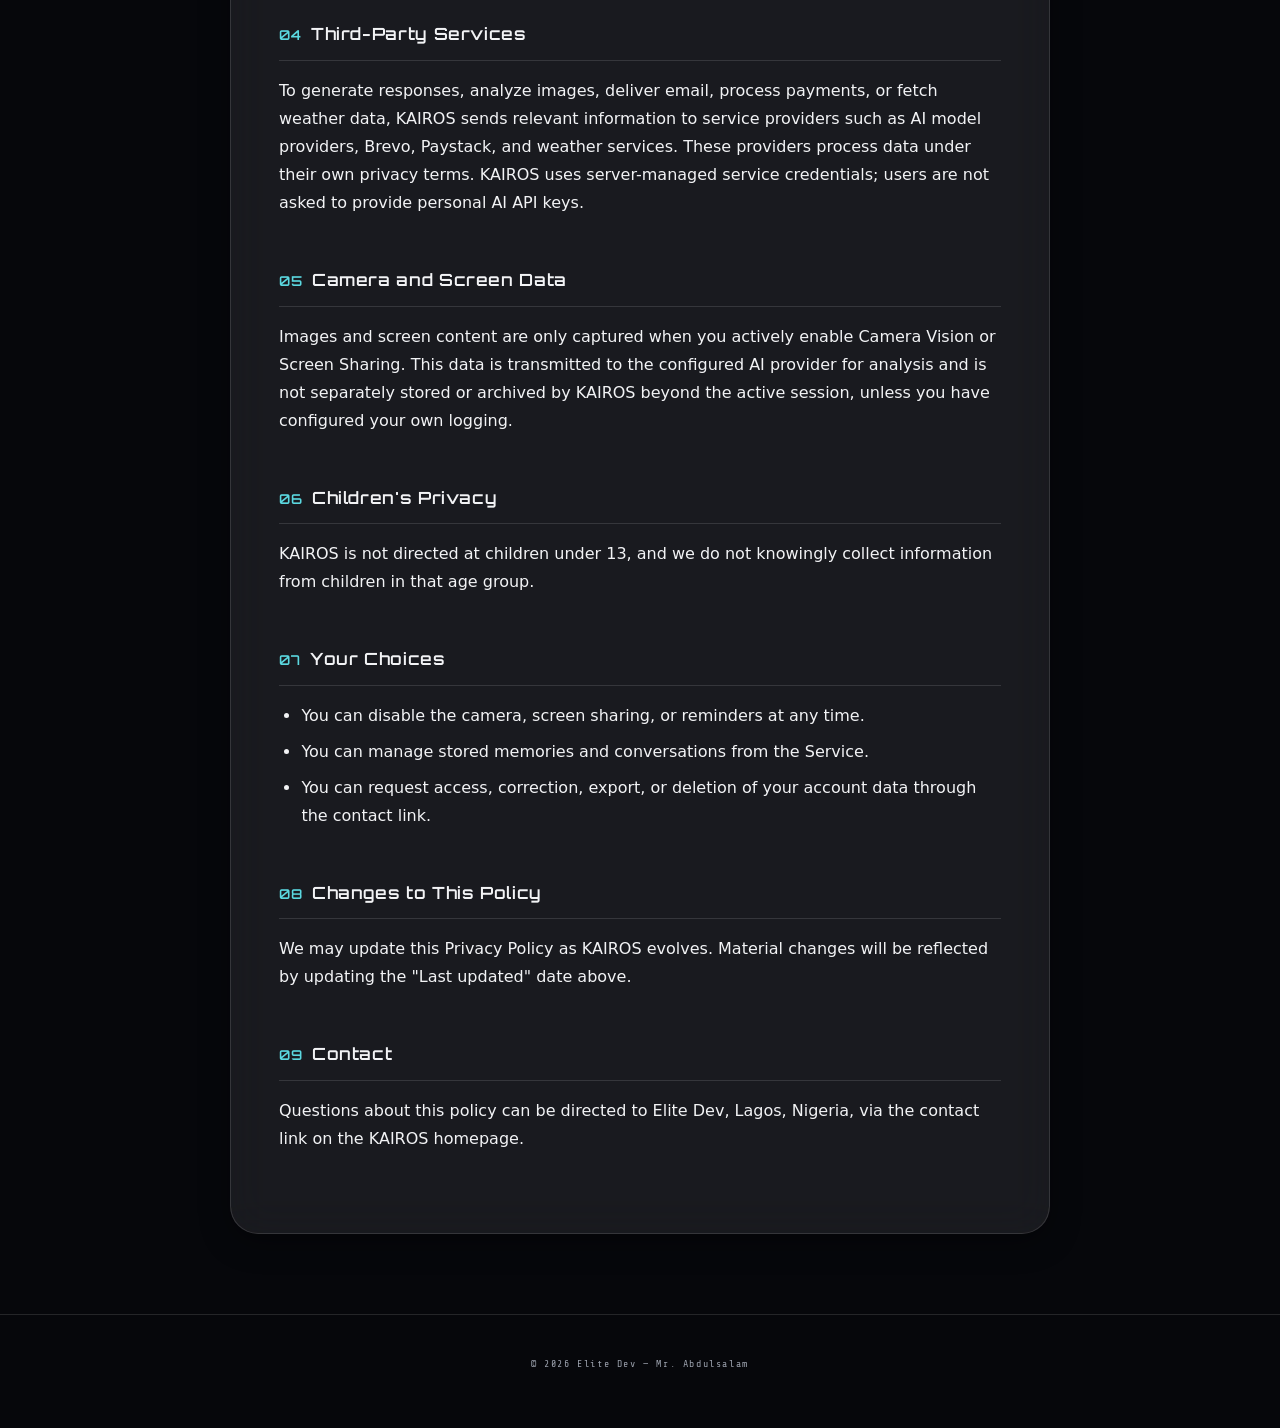
<file: privacy.html>
<!DOCTYPE html>
<html lang="en">

<head>
  <meta charset="UTF-8">
  <meta name="viewport" content="width=device-width, initial-scale=1.0">
  <title>Privacy Policy — KAIROS</title>
  <link
    href="https://fonts.googleapis.com/css2?family=Orbitron:wght@400;600;700;900&family=Rajdhani:wght@300;400;500;600&family=Share+Tech+Mono&display=swap"
    rel="stylesheet">
  <link rel="icon" type="image/png" sizes="32x32" href="/favicon-32.png">
  <link rel="icon" type="image/png" sizes="16x16" href="/favicon-16.png">
  <link rel="icon" type="image/png" sizes="192x192" href="/icon-192.png">
  <link rel="apple-touch-icon" href="/apple-touch-icon-180.png">
  <link rel="manifest" href="/manifest.json">
  <meta name="theme-color" content="#0D0F16">
  <link rel="stylesheet" href="/design-tokens.css">
  <link rel="stylesheet" href="/background.css">
  <link rel="stylesheet" href="/components.css">
  <style>
    :root {
      /* retokenized onto the design system (design-tokens.css) */
      --cyan: var(--accent-end);
      --purple: var(--accent-start);
      --green: var(--ok-color);
      --gold: var(--warn-color);
      --dark: transparent;
      --card: var(--glass-fill);
      --border: var(--glass-border);
      --text: var(--text-primary);
      --muted: var(--text-secondary);
    }

    * { margin: 0; padding: 0; box-sizing: border-box }

    body {
      font-family: var(--font-ui);
      background: var(--dark);
      color: var(--text);
      line-height: 1.75;
    }

    /* page-specific hued wash neutralized — the shared .kx-bg is the only atmosphere */
    .bg-fade {
      position: fixed;
      inset: 0;
      z-index: 0;
      background: none;
      pointer-events: none;
    }

    nav {
      position: sticky;
      top: 0;
      z-index: 100;
      background: rgba(13, 15, 22, 0.72);
      -webkit-backdrop-filter: blur(var(--glass-blur-sm)) saturate(140%);
      backdrop-filter: blur(var(--glass-blur-sm)) saturate(140%);
      border-bottom: 1px solid var(--border);
      padding: 1.1rem 2rem;
    }

    .nav-inner {
      max-width: 900px;
      margin: 0 auto;
      display: flex;
      justify-content: space-between;
      align-items: center;
    }

    .nav-logo {
      font-family: var(--font-display);
      font-size: .95rem;
      font-weight: 900;
      letter-spacing: .28rem;
      color: var(--text-primary);
      text-decoration: none;
    }

    .nav-back {
      font-family: var(--font-mono);
      font-size: .68rem;
      letter-spacing: .12rem;
      color: var(--muted);
      text-decoration: none;
      border: 1px solid var(--border);
      border-radius: var(--glass-radius-pill);
      padding: .45rem 1.1rem;
      transition: color var(--dur-fast) var(--ease-out), border-color var(--dur-fast) var(--ease-out);
    }

    .nav-back:hover {
      color: var(--text-primary);
      border-color: var(--glass-highlight);
    }

    main {
      position: relative;
      z-index: 2;
      max-width: 820px;
      width: calc(100% - 2.4rem);
      margin: 3rem auto 5rem;
      padding: 3.5rem clamp(1.4rem, 4vw, 3rem) 4rem;
      background: var(--glass-fill);
      border: 1px solid var(--glass-border);
      border-radius: var(--glass-radius-lg);
      -webkit-backdrop-filter: blur(var(--glass-blur-sm)) saturate(140%);
      backdrop-filter: blur(var(--glass-blur-sm)) saturate(140%);
      box-shadow: var(--shadow-card), inset 0 1px 0 var(--glass-highlight);
    }

    .doc-tag {
      font-family: var(--font-mono);
      font-size: .6rem;
      color: var(--cyan);
      letter-spacing: .4rem;
      text-transform: uppercase;
      display: block;
      margin-bottom: 1rem;
    }

    h1 {
      font-family: var(--font-display);
      font-size: clamp(1.8rem, 4vw, 2.6rem);
      font-weight: 700;
      letter-spacing: .05rem;
      background: var(--accent-gradient);
      -webkit-background-clip: text;
      -webkit-text-fill-color: transparent;
      background-clip: text;
      color: transparent;
      margin-bottom: .6rem;
    }

    .updated {
      font-family: var(--font-mono);
      font-size: .68rem;
      color: var(--muted);
      letter-spacing: .1rem;
      margin-bottom: 3rem;
    }

    h2 {
      font-family: var(--font-display);
      font-size: 1.05rem;
      font-weight: 600;
      letter-spacing: .04rem;
      color: var(--text-primary);
      margin: 3rem 0 1rem;
      padding-bottom: .7rem;
      border-bottom: 1px solid var(--border);
    }

    h2 .num {
      color: var(--cyan);
      font-size: .85rem;
      margin-right: .6rem;
    }

    p {
      font-size: 1rem;
      color: var(--text);
      margin-bottom: 1rem;
    }

    ul {
      margin: 0 0 1rem 1.4rem;
      color: var(--text);
    }

    li {
      margin-bottom: .5rem;
    }

    strong {
      color: var(--text-primary);
      font-weight: 600;
    }

    a.inline {
      color: var(--cyan);
      text-decoration: none;
      border-bottom: 1px dotted rgba(var(--accent-end-rgb), .4);
    }

    .callout {
      background: var(--glass-fill-strong);
      border: 1px solid var(--border);
      border-left: 2px solid var(--cyan);
      border-radius: var(--glass-radius-sm);
      padding: 1.2rem 1.5rem;
      margin: 1.5rem 0;
      font-size: .92rem;
      color: var(--muted);
    }

    footer {
      border-top: 1px solid var(--border);
      padding: 2.5rem 2rem;
      text-align: center;
      position: relative;
      z-index: 2;
    }

    .foot-copy {
      font-family: var(--font-mono);
      color: var(--muted);
      font-size: .62rem;
      letter-spacing: .1rem;
    }
  </style>
</head>

<body>
  <div class="kx-bg" aria-hidden="true"></div>
  <div class="bg-fade"></div>

  <nav>
    <div class="nav-inner">
      <a href="main.htm" class="nav-logo">KAIROS</a>
      <a href="main.htm" class="nav-back">← Back to Home</a>
    </div>
  </nav>

  <main>
    <span class="doc-tag">// legal</span>
    <h1>Privacy Policy</h1>
    <p class="updated">Last updated: August 15, 2026</p>

    <p>This Privacy Policy explains how KAIROS ("the Service," "we," "our") — an AI voice assistant developed by Elite Dev, Lagos, Nigeria — handles information when you use it. KAIROS uses both your device and our hosted services.</p>

    <h2><span class="num">01</span>Information We Process</h2>
    <p>Depending on which features you use, KAIROS may process the following:</p>
    <ul>
      <li><strong>Voice input</strong> — audio you speak to the system for transcription and response generation.</li>
      <li><strong>Camera images</strong> — frames captured when you use the Camera Vision feature to ask about something you show the system.</li>
      <li><strong>Screen content</strong> — screenshots or screen streams shared during Screen Sharing sessions.</li>
      <li><strong>Text input</strong> — messages typed while using Text Mode.</li>
      <li><strong>Conversation context</strong> — recent exchanges kept in short-term memory to support coherent follow-ups.</li>
      <li><strong>Reminder data</strong> — any reminders or scheduled alerts you create.</li>
      <li><strong>Location data</strong> — approximate location, only when you request weather information.</li>
      <li><strong>Account and usage data</strong> — your name, email address, subscription status, feature usage, and security events.</li>
    </ul>

    <h2><span class="num">02</span>How We Use This Information</h2>
    <p>Information you provide is used solely to operate the features you invoke — generating spoken or written responses, interpreting what the camera or screen shows, setting reminders, or retrieving weather data. KAIROS does not use your data for advertising, profiling, or resale to third parties.</p>

    <h2><span class="num">03</span>Storage and Retention</h2>
    <div class="callout">KAIROS stores account details, conversations, memories, reminders, subscription records, and usage counters on our hosted database so your account can work across sessions.</div>
    <p>Some preferences and authentication details are also stored in your browser. We retain information while your account is active and as needed for security, payment records, legal obligations, and dispute resolution. You may request account deletion through the contact link.</p>

    <h2><span class="num">04</span>Third-Party Services</h2>
    <p>To generate responses, analyze images, deliver email, process payments, or fetch weather data, KAIROS sends relevant information to service providers such as AI model providers, Brevo, Paystack, and weather services. These providers process data under their own privacy terms. KAIROS uses server-managed service credentials; users are not asked to provide personal AI API keys.</p>

    <h2><span class="num">05</span>Camera and Screen Data</h2>
    <p>Images and screen content are only captured when you actively enable Camera Vision or Screen Sharing. This data is transmitted to the configured AI provider for analysis and is not separately stored or archived by KAIROS beyond the active session, unless you have configured your own logging.</p>

    <h2><span class="num">06</span>Children's Privacy</h2>
    <p>KAIROS is not directed at children under 13, and we do not knowingly collect information from children in that age group.</p>

    <h2><span class="num">07</span>Your Choices</h2>
    <ul>
      <li>You can disable the camera, screen sharing, or reminders at any time.</li>
      <li>You can manage stored memories and conversations from the Service.</li>
      <li>You can request access, correction, export, or deletion of your account data through the contact link.</li>
    </ul>

    <h2><span class="num">08</span>Changes to This Policy</h2>
    <p>We may update this Privacy Policy as KAIROS evolves. Material changes will be reflected by updating the "Last updated" date above.</p>

    <h2><span class="num">09</span>Contact</h2>
    <p>Questions about this policy can be directed to Elite Dev, Lagos, Nigeria, via the contact link on the KAIROS homepage.</p>
  </main>

  <footer>
    <p class="foot-copy">© 2026 Elite Dev — Mr. Abdulsalam</p>
  </footer>

  <script>
    /* If the reader arrived here from Settings, the Back control returns to Settings (where they clicked)... */
    (function () {
      try {
        var ref = document.referrer;
        if (!ref) return;
        var u = new URL(ref);
        if (u.origin !== location.origin) return;
        if (!/(^|\/)settings\b/i.test(u.pathname)) return;
        var back = document.querySelector('a.nav-back');
        if (!back) return;
        back.setAttribute('href', '/settings');
        back.textContent = '← Back to Settings';
      } catch (e) { /* keep the default Home link */ }
    })();
  </script>
</body>

</html>
</file>
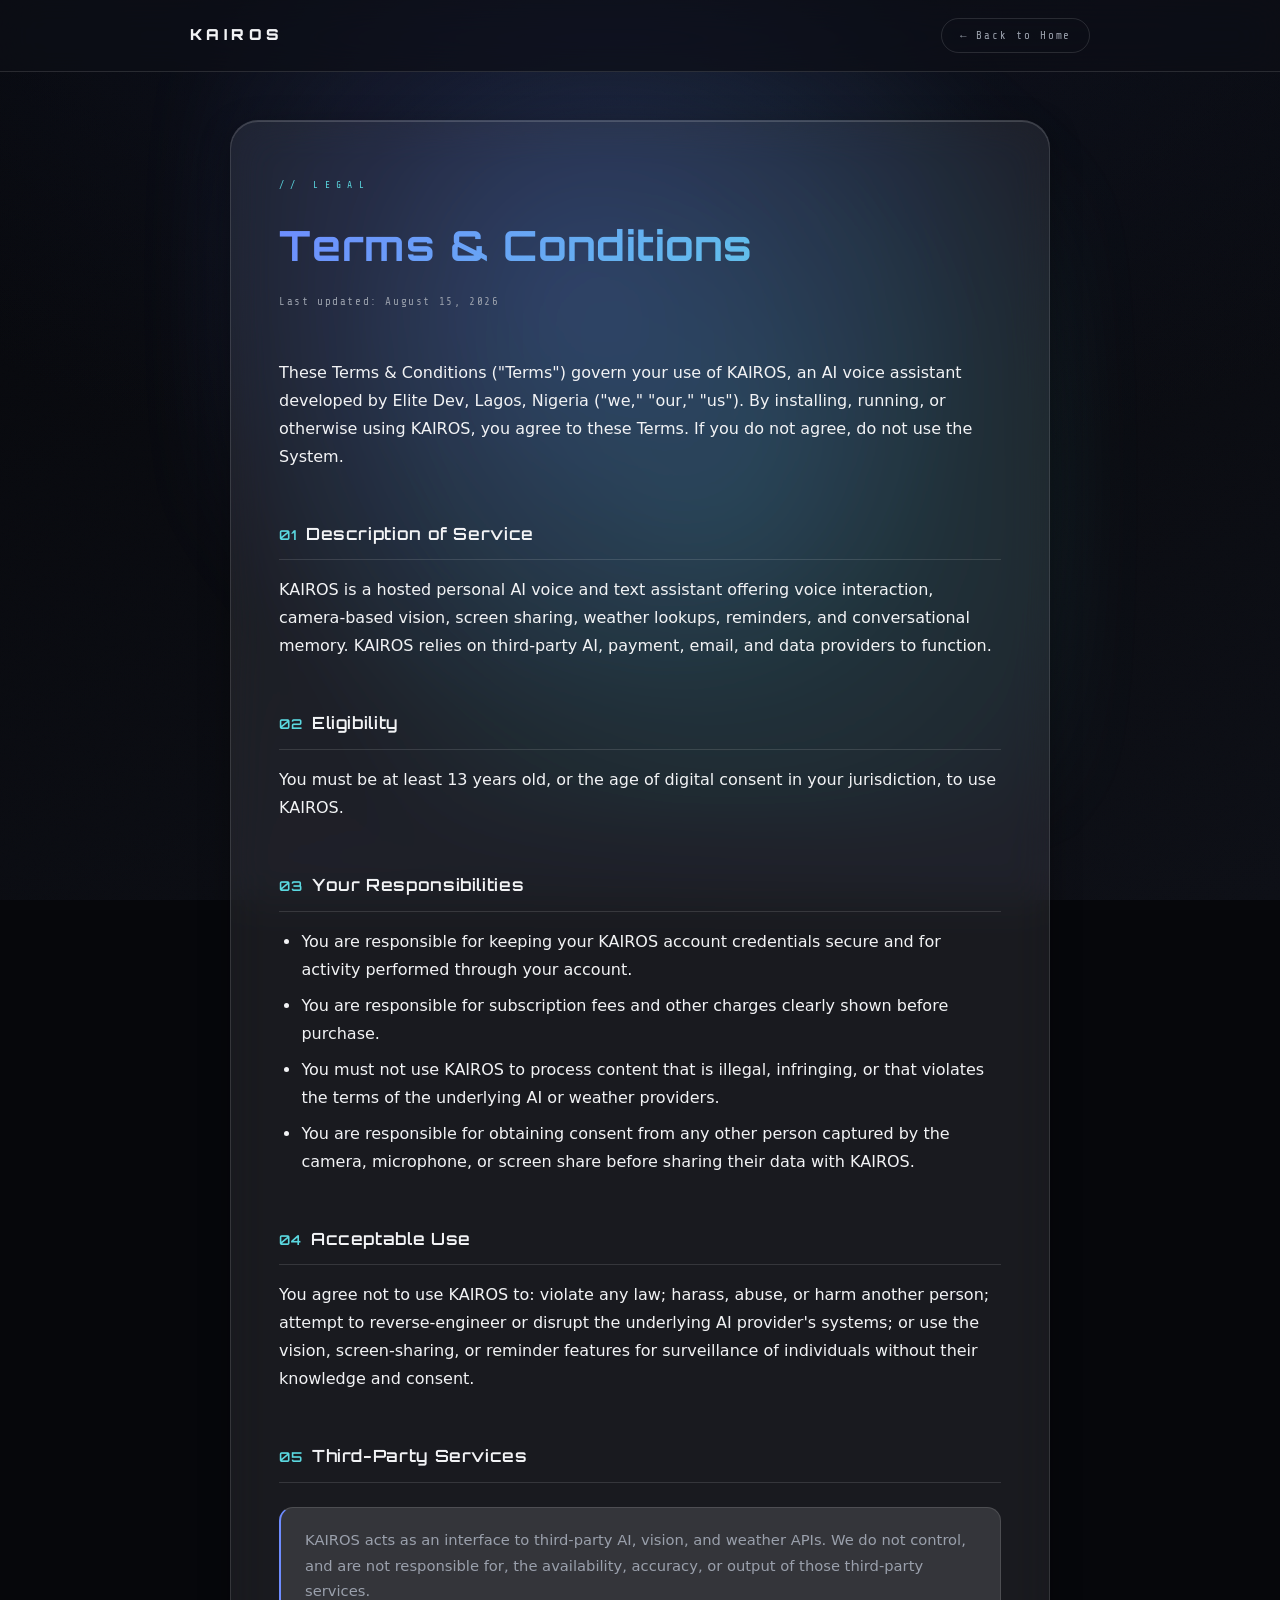
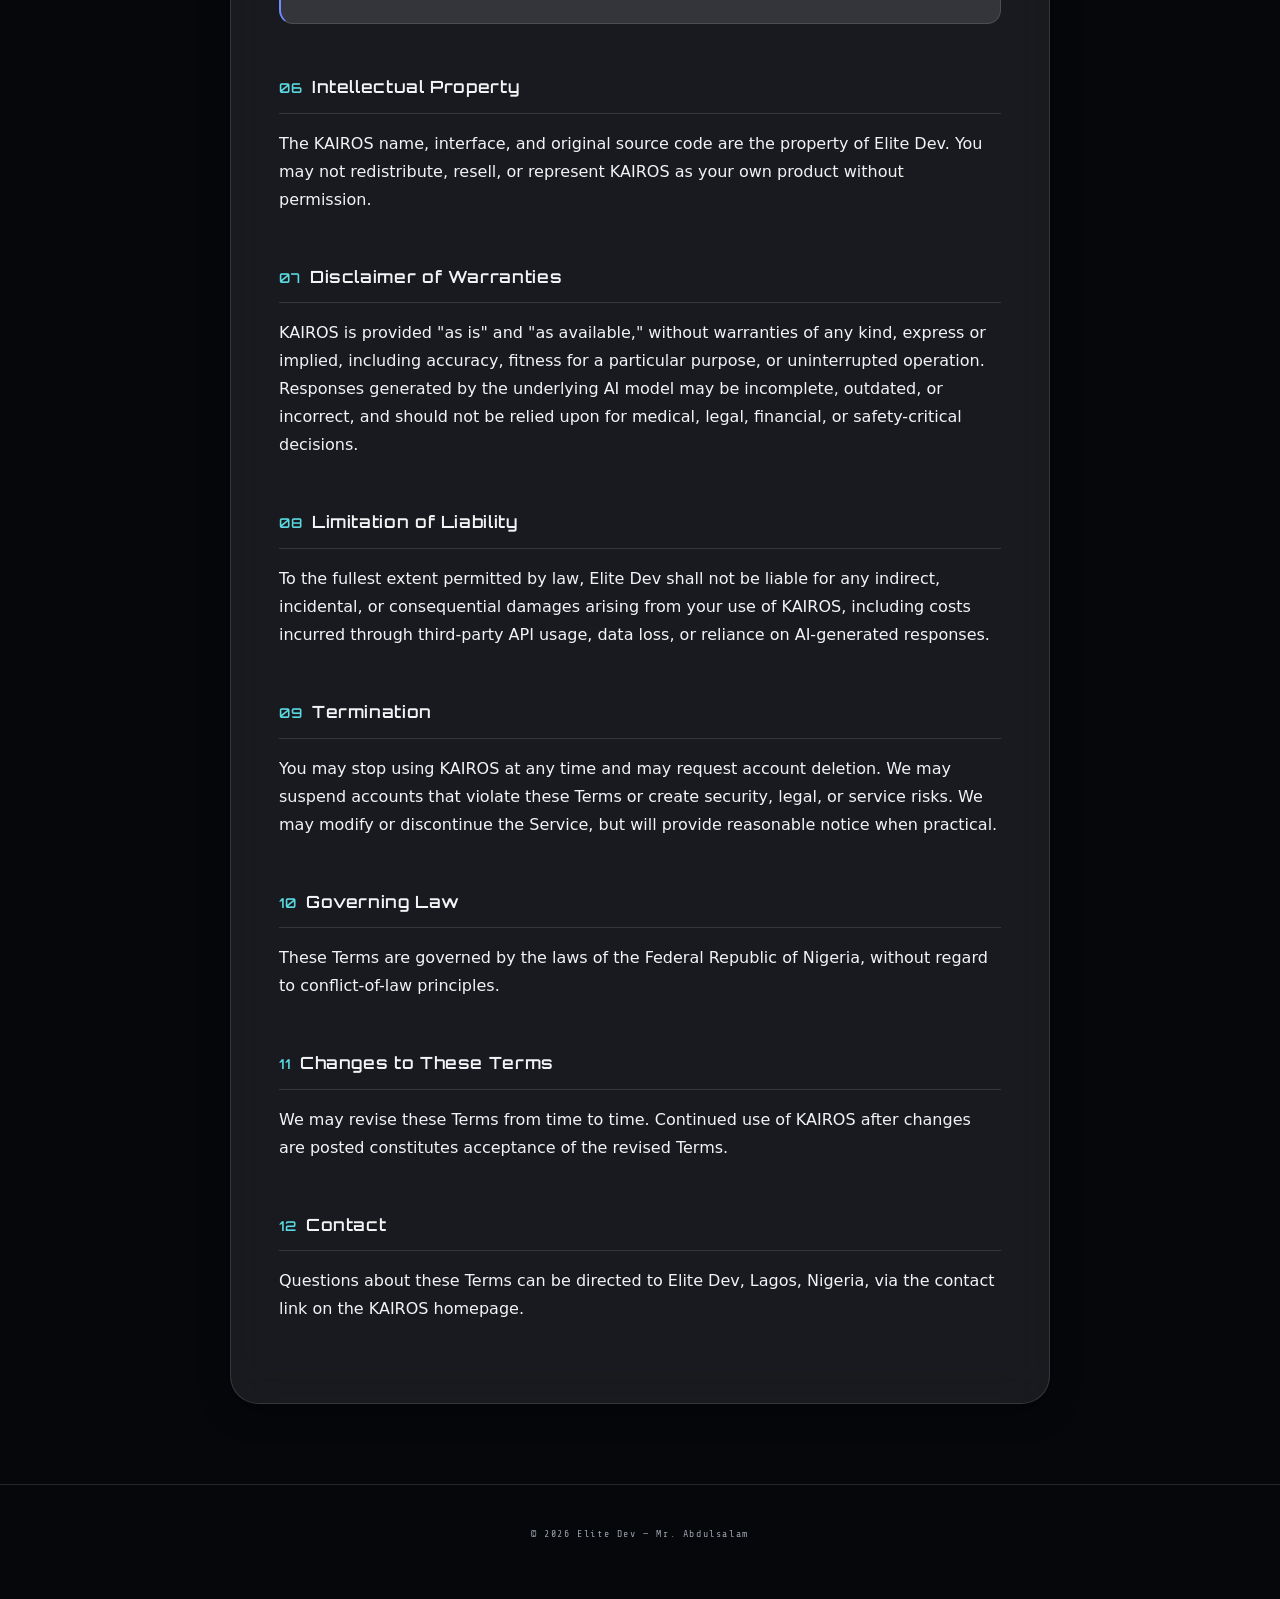
<file: terms.html>
<!DOCTYPE html>
<html lang="en">

<head>
  <meta charset="UTF-8">
  <meta name="viewport" content="width=device-width, initial-scale=1.0">
  <title>Terms & Conditions — KAIROS</title>
  <link
    href="https://fonts.googleapis.com/css2?family=Orbitron:wght@400;600;700;900&family=Rajdhani:wght@300;400;500;600&family=Share+Tech+Mono&display=swap"
    rel="stylesheet">
  <link rel="icon" type="image/png" sizes="32x32" href="/favicon-32.png">
  <link rel="icon" type="image/png" sizes="16x16" href="/favicon-16.png">
  <link rel="icon" type="image/png" sizes="192x192" href="/icon-192.png">
  <link rel="apple-touch-icon" href="/apple-touch-icon-180.png">
  <link rel="manifest" href="/manifest.json">
  <meta name="theme-color" content="#0D0F16">
  <link rel="stylesheet" href="/design-tokens.css">
  <link rel="stylesheet" href="/background.css">
  <link rel="stylesheet" href="/components.css">
  <style>
    :root {
      /* retokenized onto the design system (design-tokens.css) */
      --cyan: var(--accent-end);
      --purple: var(--accent-start);
      --green: var(--ok-color);
      --gold: var(--warn-color);
      --dark: transparent;
      --card: var(--glass-fill);
      --border: var(--glass-border);
      --text: var(--text-primary);
      --muted: var(--text-secondary);
    }

    * { margin: 0; padding: 0; box-sizing: border-box }

    body {
      font-family: var(--font-ui);
      background: var(--dark);
      color: var(--text);
      line-height: 1.75;
    }

    /* page-specific hued wash neutralized — the shared .kx-bg is the only atmosphere */
    .bg-fade {
      position: fixed;
      inset: 0;
      z-index: 0;
      background: none;
      pointer-events: none;
    }

    nav {
      position: sticky;
      top: 0;
      z-index: 100;
      background: rgba(13, 15, 22, 0.72);
      -webkit-backdrop-filter: blur(var(--glass-blur-sm)) saturate(140%);
      backdrop-filter: blur(var(--glass-blur-sm)) saturate(140%);
      border-bottom: 1px solid var(--border);
      padding: 1.1rem 2rem;
    }

    .nav-inner {
      max-width: 900px;
      margin: 0 auto;
      display: flex;
      justify-content: space-between;
      align-items: center;
    }

    .nav-logo {
      font-family: var(--font-display);
      font-size: .95rem;
      font-weight: 900;
      letter-spacing: .28rem;
      color: var(--text-primary);
      text-decoration: none;
    }

    .nav-back {
      font-family: var(--font-mono);
      font-size: .68rem;
      letter-spacing: .12rem;
      color: var(--muted);
      text-decoration: none;
      border: 1px solid var(--border);
      border-radius: var(--glass-radius-pill);
      padding: .45rem 1.1rem;
      transition: color var(--dur-fast) var(--ease-out), border-color var(--dur-fast) var(--ease-out);
    }

    .nav-back:hover {
      color: var(--text-primary);
      border-color: var(--glass-highlight);
    }

    main {
      position: relative;
      z-index: 2;
      max-width: 820px;
      width: calc(100% - 2.4rem);
      margin: 3rem auto 5rem;
      padding: 3.5rem clamp(1.4rem, 4vw, 3rem) 4rem;
      background: var(--glass-fill);
      border: 1px solid var(--glass-border);
      border-radius: var(--glass-radius-lg);
      -webkit-backdrop-filter: blur(var(--glass-blur-sm)) saturate(140%);
      backdrop-filter: blur(var(--glass-blur-sm)) saturate(140%);
      box-shadow: var(--shadow-card), inset 0 1px 0 var(--glass-highlight);
    }

    .doc-tag {
      font-family: var(--font-mono);
      font-size: .6rem;
      color: var(--cyan);
      letter-spacing: .4rem;
      text-transform: uppercase;
      display: block;
      margin-bottom: 1rem;
    }

    h1 {
      font-family: var(--font-display);
      font-size: clamp(1.8rem, 4vw, 2.6rem);
      font-weight: 700;
      letter-spacing: .05rem;
      background: var(--accent-gradient);
      -webkit-background-clip: text;
      -webkit-text-fill-color: transparent;
      background-clip: text;
      color: transparent;
      margin-bottom: .6rem;
    }

    .updated {
      font-family: var(--font-mono);
      font-size: .68rem;
      color: var(--muted);
      letter-spacing: .1rem;
      margin-bottom: 3rem;
    }

    h2 {
      font-family: var(--font-display);
      font-size: 1.05rem;
      font-weight: 600;
      letter-spacing: .04rem;
      color: var(--text-primary);
      margin: 3rem 0 1rem;
      padding-bottom: .7rem;
      border-bottom: 1px solid var(--border);
    }

    h2 .num {
      color: var(--cyan);
      font-size: .85rem;
      margin-right: .6rem;
    }

    p {
      font-size: 1rem;
      color: var(--text);
      margin-bottom: 1rem;
    }

    ul {
      margin: 0 0 1rem 1.4rem;
      color: var(--text);
    }

    li {
      margin-bottom: .5rem;
    }

    strong {
      color: var(--text-primary);
      font-weight: 600;
    }

    .callout {
      background: var(--glass-fill-strong);
      border: 1px solid var(--border);
      border-left: 2px solid var(--purple);
      border-radius: var(--glass-radius-sm);
      padding: 1.2rem 1.5rem;
      margin: 1.5rem 0;
      font-size: .92rem;
      color: var(--muted);
    }

    footer {
      border-top: 1px solid var(--border);
      padding: 2.5rem 2rem;
      text-align: center;
      position: relative;
      z-index: 2;
    }

    .foot-copy {
      font-family: var(--font-mono);
      color: var(--muted);
      font-size: .62rem;
      letter-spacing: .1rem;
    }
  </style>
</head>

<body>
  <div class="kx-bg" aria-hidden="true"></div>
  <div class="bg-fade"></div>

  <nav>
    <div class="nav-inner">
      <a href="main.htm" class="nav-logo">KAIROS</a>
      <a href="main.htm" class="nav-back">← Back to Home</a>
    </div>
  </nav>

  <main>
    <span class="doc-tag">// legal</span>
    <h1>Terms & Conditions</h1>
    <p class="updated">Last updated: August 15, 2026</p>

    <p>These Terms & Conditions ("Terms") govern your use of KAIROS, an AI voice assistant developed by Elite Dev, Lagos, Nigeria ("we," "our," "us"). By installing, running, or otherwise using KAIROS, you agree to these Terms. If you do not agree, do not use the System.</p>

    <h2><span class="num">01</span>Description of Service</h2>
    <p>KAIROS is a hosted personal AI voice and text assistant offering voice interaction, camera-based vision, screen sharing, weather lookups, reminders, and conversational memory. KAIROS relies on third-party AI, payment, email, and data providers to function.</p>

    <h2><span class="num">02</span>Eligibility</h2>
    <p>You must be at least 13 years old, or the age of digital consent in your jurisdiction, to use KAIROS.</p>

    <h2><span class="num">03</span>Your Responsibilities</h2>
    <ul>
      <li>You are responsible for keeping your KAIROS account credentials secure and for activity performed through your account.</li>
      <li>You are responsible for subscription fees and other charges clearly shown before purchase.</li>
      <li>You must not use KAIROS to process content that is illegal, infringing, or that violates the terms of the underlying AI or weather providers.</li>
      <li>You are responsible for obtaining consent from any other person captured by the camera, microphone, or screen share before sharing their data with KAIROS.</li>
    </ul>

    <h2><span class="num">04</span>Acceptable Use</h2>
    <p>You agree not to use KAIROS to: violate any law; harass, abuse, or harm another person; attempt to reverse-engineer or disrupt the underlying AI provider's systems; or use the vision, screen-sharing, or reminder features for surveillance of individuals without their knowledge and consent.</p>

    <h2><span class="num">05</span>Third-Party Services</h2>
    <div class="callout">KAIROS acts as an interface to third-party AI, vision, and weather APIs. We do not control, and are not responsible for, the availability, accuracy, or output of those third-party services.</div>

    <h2><span class="num">06</span>Intellectual Property</h2>
    <p>The KAIROS name, interface, and original source code are the property of Elite Dev. You may not redistribute, resell, or represent KAIROS as your own product without permission.</p>

    <h2><span class="num">07</span>Disclaimer of Warranties</h2>
    <p>KAIROS is provided "as is" and "as available," without warranties of any kind, express or implied, including accuracy, fitness for a particular purpose, or uninterrupted operation. Responses generated by the underlying AI model may be incomplete, outdated, or incorrect, and should not be relied upon for medical, legal, financial, or safety-critical decisions.</p>

    <h2><span class="num">08</span>Limitation of Liability</h2>
    <p>To the fullest extent permitted by law, Elite Dev shall not be liable for any indirect, incidental, or consequential damages arising from your use of KAIROS, including costs incurred through third-party API usage, data loss, or reliance on AI-generated responses.</p>

    <h2><span class="num">09</span>Termination</h2>
    <p>You may stop using KAIROS at any time and may request account deletion. We may suspend accounts that violate these Terms or create security, legal, or service risks. We may modify or discontinue the Service, but will provide reasonable notice when practical.</p>

    <h2><span class="num">10</span>Governing Law</h2>
    <p>These Terms are governed by the laws of the Federal Republic of Nigeria, without regard to conflict-of-law principles.</p>

    <h2><span class="num">11</span>Changes to These Terms</h2>
    <p>We may revise these Terms from time to time. Continued use of KAIROS after changes are posted constitutes acceptance of the revised Terms.</p>

    <h2><span class="num">12</span>Contact</h2>
    <p>Questions about these Terms can be directed to Elite Dev, Lagos, Nigeria, via the contact link on the KAIROS homepage.</p>
  </main>

  <footer>
    <p class="foot-copy">© 2026 Elite Dev — Mr. Abdulsalam</p>
  </footer>

  <script>
    /* If the reader arrived here from Settings, the Back control returns to Settings (where they clicked)... */
    (function () {
      try {
        var ref = document.referrer;
        if (!ref) return;
        var u = new URL(ref);
        if (u.origin !== location.origin) return;
        if (!/(^|\/)settings\b/i.test(u.pathname)) return;
        var back = document.querySelector('a.nav-back');
        if (!back) return;
        back.setAttribute('href', '/settings');
        back.textContent = '← Back to Settings';
      } catch (e) { /* keep the default Home link */ }
    })();
  </script>
</body>

</html>
</file>
<file: design-tokens.css>
/* Section. */

:root {
  color-scheme: dark;               /* native selects / scrollbars / color+range inputs render dark */

  /* Section. */
  --bg-base-start: #06070B;
  --bg-base-end:   #0D0F16;

  /* Section. */
  --glass-fill:        rgba(255, 255, 255, 0.08);   /* default surface (6–10% white) */
  --glass-fill-weak:   rgba(255, 255, 255, 0.05);   /* recessed / large surfaces */
  --glass-fill-strong: rgba(255, 255, 255, 0.12);   /* raised / hover surfaces */
  --glass-border:      rgba(255, 255, 255, 0.12);
  --glass-border-soft: rgba(255, 255, 255, 0.08);
  --glass-highlight:   rgba(255, 255, 255, 0.16);   /* 1px top inner edge that sells the glass */
  --glass-blur:        48px;
  --glass-blur-sm:     20px;                         /* toasts / chrome where 48px is overkill */

  --glass-radius-lg: 28px;   /* cards, panels, modals */
  --glass-radius-md: 20px;   /* buttons, inputs, chips */
  --glass-radius-sm: 14px;   /* small chips, tags */
  --glass-radius-pill: 999px;

  /* Section. */
  --accent-start: #6E8CFF;   /* indigo */
  --accent-end:   #5BD8E0;   /* cyan   */
  --accent-gradient: linear-gradient(135deg, var(--accent-start), var(--accent-end));
  /* rgb component lists for building rgba() glows/tints from the accents */
  --accent-start-rgb: 110, 140, 255;
  --accent-end-rgb:    91, 216, 224;
  --accent-mid: #64B2EA;     /* flat midpoint, for single-colour accents (focus, links) */
  --accent-mid-rgb: 100, 178, 234;

  /* Section. */
  --text-primary:   #F2F3F5;   /* off-white — NEVER pure #FFFFFF */
  --text-secondary: #9AA0AC;   /* muted gray-blue */
  --text-tertiary:  #6C7280;   /* faint captions / disabled */
  --text-on-accent: #0A0E1A;   /* dark ink for text that sits ON the accent gradient */

  /* Section. */
  --warn-color: #E8A55C;       /* soft amber */
  --warn-rgb:   232, 165, 92;
  --danger-color: #E86A6A;     /* muted red for destructive/stop actions */
  --danger-rgb:   232, 106, 106;
  --ok-color: #6FD08C;         /* muted green for connected/success ticks */
  --ok-rgb:   111, 208, 140;

  /* Section. */
  --shadow-card:  0 8px 30px rgba(0, 0, 0, 0.35);
  --shadow-panel: 0 24px 70px rgba(0, 0, 0, 0.55);
  --shadow-toast: 0 12px 40px rgba(0, 0, 0, 0.45);
  --glow-accent:  0 0 40px rgba(var(--accent-end-rgb), 0.25);
  --focus-ring:   0 0 0 3px rgba(var(--accent-start-rgb), 0.55);

  /* Section. */
  /* Orbitron stays the brand/display face (Kairos identity); a clean system-UI stack carries body/UI tex... */
  --font-display: 'Orbitron', 'Segoe UI', system-ui, sans-serif;
  --font-ui:      system-ui, -apple-system, BlinkMacSystemFont, 'Segoe UI', Roboto, Inter, sans-serif;
  --font-mono:    'Share Tech Mono', ui-monospace, 'Cascadia Code', monospace;

  /* Section. */
  --ease-glass: cubic-bezier(0.22, 1, 0.36, 1);
  --ease-out:   cubic-bezier(0.33, 1, 0.68, 1);
  --dur-fast:      140ms;   /* button press / toggle */
  --dur-panel:     300ms;   /* Reminders / Memory / Device / History */
  --dur-overlay:   380ms;   /* Camera / Screen-share / Text chat */
  --dur-toast-in:  220ms;
  --dur-toast-out: 180ms;

  /* Section. */
  --cyan:       #5BD8E0;                         /* == --accent-end (default accent) */
  --cyan-dim:   rgba(var(--accent-end-rgb), 0.35);
  --ring-color: #5BD8E0;                         /* orb ring default; picker overrides */
  --bg:         var(--bg-base-start);            /* legacy solid-bg var */
}
</file>
<file: background.css>
/* Section. */

html, body {
  background-color: var(--bg-base-start);
  color: var(--text-primary);
}

/* Section. */
.kx-bg {
  position: fixed;
  inset: 0;
  z-index: -10;
  pointer-events: none;
  overflow: hidden;
  background:
    radial-gradient(140% 120% at 50% -10%, #0E1220 0%, transparent 55%),
    linear-gradient(160deg, var(--bg-base-start) 0%, var(--bg-base-end) 100%);
}

/* faint grain — self-contained SVG noise, no external request */
.kx-bg::before {
  content: "";
  position: absolute;
  inset: -50%;
  background-image: url("data:image/svg+xml,%3Csvg xmlns='http://www.w3.org/2000/svg' width='160' height='160'%3E%3Cfilter id='n'%3E%3CfeTurbulence type='fractalNoise' baseFrequency='0.85' numOctaves='2' stitchTiles='stitch'/%3E%3C/filter%3E%3Crect width='100%25' height='100%25' filter='url(%23n)'/%3E%3C/svg%3E");
  opacity: 0.035;
  mix-blend-mode: overlay;
}

/* soft accent glow that drifts slowly behind the orb */
.kx-bg::after {
  content: "";
  position: absolute;
  left: 50%;
  top: 42%;
  width: min(90vw, 900px);
  height: min(90vw, 900px);
  transform: translate(-50%, -50%);
  background:
    radial-gradient(circle at 42% 40%, rgba(var(--accent-start-rgb), 0.20) 0%, transparent 60%),
    radial-gradient(circle at 60% 62%, rgba(var(--accent-end-rgb), 0.16) 0%, transparent 62%);
  filter: blur(30px);
  animation: kx-glow-drift 22s var(--ease-out) infinite alternate;
}

@keyframes kx-glow-drift {
  0%   { transform: translate(-52%, -50%) scale(1);    opacity: 0.85; }
  100% { transform: translate(-48%, -44%) scale(1.12); opacity: 1;    }
}

/* A dimmer, receded variant for auth/onboarding where content leads */
.kx-bg.kx-bg--quiet::after { opacity: 0.55; filter: blur(46px); }

/* Section. */
/* Always the brand indigo→cyan — Brief §1 rule 1. */
.kx-orb {
  --orb-size: 180px;
  position: relative;
  width: var(--orb-size);
  height: var(--orb-size);
  border-radius: 50%;
  background:
    radial-gradient(circle at 36% 30%, rgba(255,255,255,0.45) 0%, transparent 34%),
    var(--accent-gradient);
  box-shadow:
    0 0 60px rgba(var(--accent-start-rgb), 0.35),
    0 0 120px rgba(var(--accent-end-rgb), 0.25),
    inset 0 0 40px rgba(255,255,255,0.10);
  animation: kx-orb-breathe 6s var(--ease-out) infinite alternate;
  isolation: isolate;
}
.kx-orb::after {
  content: "";
  position: absolute;
  inset: -14%;
  border-radius: 50%;
  border: 1.5px solid rgba(var(--accent-end-rgb), 0.35);
  mask: radial-gradient(circle, transparent 62%, #000 63%);
  animation: kx-orb-ring 14s linear infinite;
}
.kx-orb--sm { --orb-size: 96px; }
.kx-orb--lg { --orb-size: 240px; }

/* auth: small, blurred, receded (Brief §4 row 5) */
.kx-orb--receded {
  --orb-size: 130px;
  opacity: 0.6;
  filter: blur(3px);
  animation-duration: 8s;
}

@keyframes kx-orb-breathe {
  0%   { transform: scale(1);    box-shadow: 0 0 60px rgba(var(--accent-start-rgb),0.30), 0 0 120px rgba(var(--accent-end-rgb),0.20), inset 0 0 40px rgba(255,255,255,0.10); }
  100% { transform: scale(1.04); box-shadow: 0 0 80px rgba(var(--accent-start-rgb),0.42), 0 0 150px rgba(var(--accent-end-rgb),0.30), inset 0 0 46px rgba(255,255,255,0.14); }
}
@keyframes kx-orb-ring { to { transform: rotate(360deg); } }

/* Section. */
@media (prefers-reduced-motion: reduce) {
  .kx-bg::after,
  .kx-orb,
  .kx-orb::after { animation: none !important; }
}
</file>
<file: components.css>
/* Section. */

/* Section. */
.ic {
  width: 1.25em;
  height: 1.25em;
  flex: 0 0 auto;
  display: inline-block;
  vertical-align: middle;
  color: inherit;              /* stroke=currentColor inherits from here */
  pointer-events: none;
}
.ic--sm { width: 1em;   height: 1em; }
.ic--lg { width: 1.6em; height: 1.6em; }
.ic--xl { width: 2.1em; height: 2.1em; }

/* Section. */
.kx-display { font-family: var(--font-display); letter-spacing: 0.02em; }
.kx-title   { font-family: var(--font-display); color: var(--text-primary); font-weight: 600; letter-spacing: 0.01em; }
.kx-body    { font-family: var(--font-ui); color: var(--text-secondary); line-height: 1.6; }
.kx-muted   { color: var(--text-secondary); }
.kx-mono    { font-family: var(--font-mono); }
.kx-link {
  color: var(--accent-mid);
  text-decoration: none;
  transition: color var(--dur-fast) var(--ease-out);
}
.kx-link:hover { color: var(--accent-end); text-decoration: underline; text-underline-offset: 3px; }

.kx-gradient-text {
  background: var(--accent-gradient);
  -webkit-background-clip: text; background-clip: text;
  -webkit-text-fill-color: transparent; color: transparent;
}

/* Section. */
.glass-card,
.glass-panel {
  box-sizing: border-box;
  background: var(--glass-fill);
  border: 1px solid var(--glass-border);
  border-radius: var(--glass-radius-lg);
  -webkit-backdrop-filter: blur(var(--glass-blur)) saturate(140%);
  backdrop-filter: blur(var(--glass-blur)) saturate(140%);
  box-shadow: var(--shadow-card), inset 0 1px 0 var(--glass-highlight);
  color: var(--text-primary);
}
.glass-card { padding: 22px 24px; }
.glass-panel { box-shadow: var(--shadow-panel), inset 0 1px 0 var(--glass-highlight); }

.glass-card--sm { border-radius: var(--glass-radius-md); padding: 16px 18px; }
.glass-card--interactive { transition: transform var(--dur-fast) var(--ease-out), border-color var(--dur-fast) var(--ease-out), background var(--dur-fast) var(--ease-out); }
.glass-card--interactive:hover { transform: translateY(-2px); border-color: var(--glass-border); background: var(--glass-fill-strong); }

/* Chip / tag / small pill of glass */
.glass-chip {
  box-sizing: border-box;
  display: inline-flex; align-items: center; gap: 8px;
  padding: 6px 12px;
  background: var(--glass-fill);
  border: 1px solid var(--glass-border-soft);
  border-radius: var(--glass-radius-pill);
  color: var(--text-secondary);
  font-size: 0.85rem;
  -webkit-backdrop-filter: blur(var(--glass-blur-sm));
  backdrop-filter: blur(var(--glass-blur-sm));
}
.glass-chip .ic { color: var(--accent-end); }

/* Section. */
.glass-btn {
  box-sizing: border-box;
  display: inline-flex; align-items: center; justify-content: center; gap: 9px;
  padding: 11px 18px;
  font-family: var(--font-ui); font-size: 0.95rem; font-weight: 500; line-height: 1;
  color: var(--text-primary);
  background: var(--glass-fill);
  border: 1px solid var(--glass-border);
  border-radius: var(--glass-radius-md);
  -webkit-backdrop-filter: blur(var(--glass-blur-sm));
  backdrop-filter: blur(var(--glass-blur-sm));
  cursor: pointer;
  text-decoration: none;
  transition: transform var(--dur-fast) var(--ease-out),
              background var(--dur-fast) var(--ease-out),
              border-color var(--dur-fast) var(--ease-out),
              box-shadow var(--dur-fast) var(--ease-out),
              opacity var(--dur-fast) var(--ease-out);
  -webkit-tap-highlight-color: transparent;
}
.glass-btn:hover { background: var(--glass-fill-strong); border-color: var(--glass-highlight); }
.glass-btn:active { transform: scale(0.97); }
.glass-btn:focus-visible { outline: none; box-shadow: var(--focus-ring); }
.glass-btn:disabled,
.glass-btn[aria-disabled="true"],
.glass-btn.is-disabled { opacity: 0.45; cursor: not-allowed; transform: none; }
.glass-btn .ic { color: var(--accent-end); }

/* Primary gradient CTA — the one place we fill with the accent */
.glass-btn--gradient {
  background: var(--accent-gradient);
  color: var(--text-on-accent);
  border: none;
  font-weight: 600;
  box-shadow: 0 8px 24px rgba(var(--accent-start-rgb), 0.30);
}
.glass-btn--gradient:hover { background: var(--accent-gradient); filter: brightness(1.06); box-shadow: 0 10px 30px rgba(var(--accent-start-rgb), 0.42); }
.glass-btn--gradient .ic { color: var(--text-on-accent); }

/* Gradient-outline variant (accent border, glass fill) */
.glass-btn--outline {
  position: relative;
  border-color: transparent;
  background:
    linear-gradient(var(--bg-base-end), var(--bg-base-end)) padding-box,
    var(--accent-gradient) border-box;
}
.glass-btn--outline:hover { filter: brightness(1.08); }

.glass-btn--ghost { background: transparent; border-color: transparent; color: var(--text-secondary); }
.glass-btn--ghost:hover { background: var(--glass-fill-weak); color: var(--text-primary); }

.glass-btn--danger { color: var(--danger-color); border-color: rgba(var(--danger-rgb), 0.35); }
.glass-btn--danger:hover { background: rgba(var(--danger-rgb), 0.12); border-color: rgba(var(--danger-rgb), 0.55); }
.glass-btn--danger .ic { color: var(--danger-color); }

.glass-btn--block { width: 100%; }
.glass-btn--sm { padding: 8px 13px; font-size: 0.85rem; border-radius: var(--glass-radius-sm); }
.glass-btn--lg { padding: 14px 24px; font-size: 1.02rem; }

/* Icon-only round button (panel close, chrome) */
.glass-icon-btn {
  box-sizing: border-box;
  display: inline-flex; align-items: center; justify-content: center;
  width: 40px; height: 40px; padding: 0;
  color: var(--text-secondary);
  background: var(--glass-fill);
  border: 1px solid var(--glass-border-soft);
  border-radius: 50%;
  cursor: pointer;
  -webkit-backdrop-filter: blur(var(--glass-blur-sm));
  backdrop-filter: blur(var(--glass-blur-sm));
  transition: transform var(--dur-fast) var(--ease-out), background var(--dur-fast) var(--ease-out), color var(--dur-fast) var(--ease-out), border-color var(--dur-fast) var(--ease-out);
}
.glass-icon-btn:hover { background: var(--glass-fill-strong); color: var(--text-primary); border-color: var(--glass-border); }
.glass-icon-btn:active { transform: scale(0.94); }
.glass-icon-btn:focus-visible { outline: none; box-shadow: var(--focus-ring); }
.glass-icon-btn .ic { width: 1.15em; height: 1.15em; }

/* Section. */
.glass-field { display: flex; flex-direction: column; gap: 7px; }
.glass-field > label,
.kx-label { font-size: 0.82rem; color: var(--text-secondary); font-family: var(--font-ui); letter-spacing: 0.01em; }

.glass-input,
.glass-field input,
.glass-field textarea,
.glass-field select {
  box-sizing: border-box;
  width: 100%;
  padding: 11px 14px;
  font-family: var(--font-ui); font-size: 0.95rem;
  color: var(--text-primary);
  background: var(--glass-fill-weak);
  border: 1px solid var(--glass-border);
  border-radius: var(--glass-radius-md);
  -webkit-backdrop-filter: blur(var(--glass-blur-sm));
  backdrop-filter: blur(var(--glass-blur-sm));
  transition: border-color var(--dur-fast) var(--ease-out), box-shadow var(--dur-fast) var(--ease-out), background var(--dur-fast) var(--ease-out);
}
.glass-input::placeholder,
.glass-field input::placeholder,
.glass-field textarea::placeholder { color: var(--text-tertiary); }
.glass-input:hover,
.glass-field input:hover,
.glass-field textarea:hover,
.glass-field select:hover { border-color: var(--glass-highlight); }
.glass-input:focus,
.glass-input:focus-visible,
.glass-field input:focus,
.glass-field textarea:focus,
.glass-field select:focus {
  outline: none;
  border-color: rgba(var(--accent-start-rgb), 0.7);
  box-shadow: 0 0 0 3px rgba(var(--accent-start-rgb), 0.22);
  background: var(--glass-fill);
}
.glass-input:disabled,
.glass-field input:disabled,
.glass-field select:disabled { opacity: 0.5; cursor: not-allowed; }
.glass-field textarea { resize: vertical; min-height: 88px; line-height: 1.5; }

/* Section. */
select,
select.glass-input,
.glass-field select {
  -webkit-appearance: none;
  -moz-appearance: none;
  appearance: none;
  box-sizing: border-box;
  color: var(--text-primary);
  background-color: var(--glass-fill-weak);
  background-image: url("data:image/svg+xml,%3Csvg xmlns='http://www.w3.org/2000/svg' width='12' height='8' viewBox='0 0 12 8' fill='none' stroke='%239AA0AC' stroke-width='1.6' stroke-linecap='round' stroke-linejoin='round'%3E%3Cpath d='M1 1.5 6 6.5 11 1.5'/%3E%3C/svg%3E");
  background-repeat: no-repeat;
  background-position: right 13px center;
  background-size: 12px 8px;
  border: 1px solid var(--glass-border);
  border-radius: var(--glass-radius-md);
  padding: 10px 36px 10px 13px;
  font-family: var(--font-ui);
  font-size: 0.95rem;
  cursor: pointer;
  transition: border-color var(--dur-fast) var(--ease-out), box-shadow var(--dur-fast) var(--ease-out), background-color var(--dur-fast) var(--ease-out);
}
select:hover,
select.glass-input:hover,
.glass-field select:hover { border-color: var(--glass-highlight); }
select:focus,
select:focus-visible,
select.glass-input:focus,
.glass-field select:focus {
  outline: none;
  border-color: rgba(var(--accent-start-rgb), 0.7);
  box-shadow: 0 0 0 3px rgba(var(--accent-start-rgb), 0.22);
  background-color: var(--glass-fill);
}
select:disabled { opacity: 0.5; cursor: not-allowed; }
/* Open option list — for engines that don't derive the popup from color-scheme:dark, force a dark, legible menu (no white-on-white). */
select option,
select optgroup {
  background-color: #12141C;
  color: var(--text-primary);
}

/* Toggle switch */
.kx-toggle { position: relative; display: inline-block; width: 46px; height: 26px; flex: none; }
.kx-toggle input { position: absolute; opacity: 0; width: 100%; height: 100%; margin: 0; cursor: pointer; }
.kx-toggle > .kx-toggle-track {
  position: absolute; inset: 0;
  background: var(--glass-fill-strong);
  border: 1px solid var(--glass-border);
  border-radius: var(--glass-radius-pill);
  transition: background var(--dur-fast) var(--ease-out), border-color var(--dur-fast) var(--ease-out);
}
.kx-toggle > .kx-toggle-track::before {
  content: ""; position: absolute; top: 50%; left: 3px;
  width: 18px; height: 18px; transform: translateY(-50%);
  background: var(--text-primary); border-radius: 50%;
  transition: transform var(--dur-fast) var(--ease-glass);
}
.kx-toggle input:checked + .kx-toggle-track { background: var(--accent-gradient); border-color: transparent; }
.kx-toggle input:checked + .kx-toggle-track::before { transform: translate(20px, -50%); background: var(--text-on-accent); }
.kx-toggle input:focus-visible + .kx-toggle-track { box-shadow: var(--focus-ring); }

/* Range slider */
.kx-slider {
  -webkit-appearance: none; appearance: none;
  width: 100%; height: 6px;
  background: var(--glass-fill-strong);
  border: 1px solid var(--glass-border-soft);
  border-radius: var(--glass-radius-pill);
  outline: none; cursor: pointer;
}
.kx-slider::-webkit-slider-thumb {
  -webkit-appearance: none; appearance: none;
  width: 18px; height: 18px; border-radius: 50%;
  background: var(--accent-gradient);
  border: 2px solid var(--bg-base-end);
  box-shadow: 0 0 10px rgba(var(--accent-end-rgb), 0.5);
  cursor: pointer;
}
.kx-slider::-moz-range-thumb {
  width: 18px; height: 18px; border: 2px solid var(--bg-base-end); border-radius: 50%;
  background: #6E8CFF; box-shadow: 0 0 10px rgba(var(--accent-end-rgb), 0.5); cursor: pointer;
}
.kx-slider:focus-visible { box-shadow: var(--focus-ring); }

/* Section. */
.kx-badge {
  display: inline-flex; align-items: center; gap: 6px;
  padding: 3px 10px; border-radius: var(--glass-radius-pill);
  font-size: 0.74rem; font-weight: 600; letter-spacing: 0.03em;
  background: rgba(var(--accent-end-rgb), 0.14);
  color: var(--accent-end);
  border: 1px solid rgba(var(--accent-end-rgb), 0.3);
}
.kx-badge--warn { background: rgba(var(--warn-rgb), 0.14); color: var(--warn-color); border-color: rgba(var(--warn-rgb), 0.3); }
.kx-badge--ok   { background: rgba(var(--ok-rgb), 0.14);  color: var(--ok-color);  border-color: rgba(var(--ok-rgb), 0.3); }
.kx-divider { height: 1px; border: 0; background: var(--glass-border-soft); margin: 16px 0; }

/* Section. */
.kx-toast {
  box-sizing: border-box;
  display: flex; align-items: flex-start; gap: 12px;
  max-width: min(92vw, 420px);
  padding: 14px 16px;
  background: var(--glass-fill);
  border: 1px solid var(--glass-border);
  border-radius: var(--glass-radius-md);
  -webkit-backdrop-filter: blur(var(--glass-blur)) saturate(140%);
  backdrop-filter: blur(var(--glass-blur)) saturate(140%);
  box-shadow: var(--shadow-toast), inset 0 1px 0 var(--glass-highlight);
  color: var(--text-primary);
  font-family: var(--font-ui); font-size: 0.92rem; line-height: 1.45;
  animation: kx-toast-in var(--dur-toast-in) var(--ease-glass) both;
}
.kx-toast__icon { flex: none; width: 34px; height: 34px; display: grid; place-items: center; border-radius: 10px; background: rgba(var(--accent-end-rgb), 0.14); color: var(--accent-end); }
.kx-toast__icon .ic { width: 20px; height: 20px; }
.kx-toast__body { flex: 1 1 auto; min-width: 0; }
.kx-toast__title { font-weight: 600; color: var(--text-primary); margin: 0 0 2px; }
.kx-toast__msg { color: var(--text-secondary); margin: 0; }
.kx-toast__close { margin: -4px -4px 0 4px; }
.kx-toast.leaving { animation: kx-toast-out var(--dur-toast-out) var(--ease-out) both; }

/* accent variants — same family, different hue only */
.kx-toast--warn   { border-color: rgba(var(--warn-rgb), 0.4); }
.kx-toast--warn   .kx-toast__icon { background: rgba(var(--warn-rgb), 0.16); color: var(--warn-color); }
.kx-toast--danger { border-color: rgba(var(--danger-rgb), 0.4); }
.kx-toast--danger .kx-toast__icon { background: rgba(var(--danger-rgb), 0.16); color: var(--danger-color); }
.kx-toast--ok     .kx-toast__icon { background: rgba(var(--ok-rgb), 0.16); color: var(--ok-color); }
.kx-toast--locked .kx-toast__icon { background: rgba(var(--warn-rgb), 0.16); color: var(--warn-color); }

/* voice "listening" pill — same family, pill shape */
.kx-listening-pill {
  box-sizing: border-box;
  display: inline-flex; align-items: center; gap: 10px;
  padding: 9px 16px 9px 13px;
  background: var(--glass-fill);
  border: 1px solid var(--glass-border);
  border-radius: var(--glass-radius-pill);
  -webkit-backdrop-filter: blur(var(--glass-blur)) saturate(140%);
  backdrop-filter: blur(var(--glass-blur)) saturate(140%);
  box-shadow: var(--shadow-toast);
  color: var(--text-primary); font-family: var(--font-ui); font-size: 0.9rem;
  animation: kx-toast-in var(--dur-toast-in) var(--ease-glass) both;
}
.kx-listening-pill__dots { display: inline-flex; gap: 4px; }
.kx-listening-pill__dots > i {
  width: 6px; height: 6px; border-radius: 50%;
  background: var(--accent-gradient); display: inline-block;
  animation: kx-listen-bounce 1.1s var(--ease-out) infinite;
}
.kx-listening-pill__dots > i:nth-child(2) { animation-delay: 0.15s; }
.kx-listening-pill__dots > i:nth-child(3) { animation-delay: 0.30s; }

/* transient centered notice (pro / limit / error notices — auto-dismisses) and the persistent top-righ... */
.kx-notice {
  position: fixed; top: 20px; left: 50%; z-index: 9999;
  transform: translateX(-50%);
  box-sizing: border-box;
  max-width: min(92vw, 440px); padding: 12px 22px; text-align: center;
  background: var(--glass-fill);
  border: 1px solid var(--glass-border);
  border-radius: var(--glass-radius-md);
  -webkit-backdrop-filter: blur(var(--glass-blur)) saturate(140%);
  backdrop-filter: blur(var(--glass-blur)) saturate(140%);
  box-shadow: var(--shadow-toast), inset 0 1px 0 var(--glass-highlight);
  color: var(--text-primary);
  font-family: var(--font-ui); font-size: 0.92rem; line-height: 1.45;
  animation: kx-notice-cycle 4s var(--ease-glass) forwards;
}
.kx-notice--corner {
  top: 18px; right: 18px; left: auto; transform: none;
  max-width: 320px; text-align: left; padding: 14px 16px;
  animation: kx-toast-in var(--dur-toast-in) var(--ease-glass) both;
}
.kx-notice__title { display: block; font-family: var(--font-display); font-size: 0.72rem; letter-spacing: 0.12em; text-transform: uppercase; color: var(--text-primary); }
.kx-notice__body  { margin-top: 6px; font-size: 0.82rem; line-height: 1.5; color: var(--text-secondary); }
.kx-notice__close-btn { margin-top: 12px; }

@keyframes kx-toast-in  { from { opacity: 0; transform: scale(0.95); } to { opacity: 1; transform: scale(1); } }
@keyframes kx-toast-out { from { opacity: 1; transform: scale(1); } to { opacity: 0; transform: scale(0.97); } }
@keyframes kx-notice-cycle {
  0%   { opacity: 0; transform: translateX(-50%) translateY(-8px) scale(0.96); }
  8%   { opacity: 1; transform: translateX(-50%) translateY(0)    scale(1); }
  90%  { opacity: 1; transform: translateX(-50%) translateY(0)    scale(1); }
  100% { opacity: 0; transform: translateX(-50%) translateY(-6px) scale(0.98); }
}
@keyframes kx-listen-bounce { 0%,100% { transform: translateY(0); opacity: 0.5; } 50% { transform: translateY(-5px); opacity: 1; } }

/* Section. */
.kx-panel {
  opacity: 0;
  visibility: hidden;
  transform: scale(0.96);
  transform-origin: center;
  transition: opacity var(--dur-panel) var(--ease-glass),
              transform var(--dur-panel) var(--ease-glass),
              visibility 0s linear var(--dur-panel);
  will-change: opacity, transform;
}
.kx-panel.open {
  opacity: 1;
  visibility: visible;
  transform: scale(1);
  transition: opacity var(--dur-panel) var(--ease-glass),
              transform var(--dur-panel) var(--ease-glass);
}
/* anchor the scale to the emerging edge (small 8px nudge, never off-screen) */
.kx-panel--right  { transform-origin: right center;  }
.kx-panel--right:not(.open)  { transform: translateX(8px) scale(0.96); }
.kx-panel--left   { transform-origin: left center;   }
.kx-panel--left:not(.open)   { transform: translateX(-8px) scale(0.96); }
.kx-panel--bottom { transform-origin: bottom center; }
.kx-panel--bottom:not(.open) { transform: translateY(10px) scale(0.96); }
.kx-panel--top    { transform-origin: top center;    }
.kx-panel--top:not(.open)    { transform: translateY(-10px) scale(0.96); }

/* Full-screen overlay: backdrop blur increases as it opens */
.kx-overlay {
  position: fixed; inset: 0; z-index: 60;
  display: grid; place-items: center;
  background: rgba(6, 7, 11, 0);
  -webkit-backdrop-filter: blur(0px);
  backdrop-filter: blur(0px);
  opacity: 0; visibility: hidden;
  transition: opacity var(--dur-overlay) var(--ease-glass),
              visibility 0s linear var(--dur-overlay),
              backdrop-filter var(--dur-overlay) var(--ease-glass),
              background var(--dur-overlay) var(--ease-glass);
}
.kx-overlay.open {
  opacity: 1; visibility: visible;
  background: rgba(6, 7, 11, 0.55);
  -webkit-backdrop-filter: blur(20px);
  backdrop-filter: blur(20px);
  transition: opacity var(--dur-overlay) var(--ease-glass),
              backdrop-filter var(--dur-overlay) var(--ease-glass),
              background var(--dur-overlay) var(--ease-glass);
}
.kx-overlay__content { transform: scale(0.96); opacity: 0; transition: transform var(--dur-overlay) var(--ease-glass), opacity var(--dur-overlay) var(--ease-glass); }
.kx-overlay.open .kx-overlay__content { transform: scale(1); opacity: 1; }

/* orb dims slightly whenever a panel/overlay is open (Brief §5). Scoped to a body flag JS can toggle; falls back gracefully if unused. */
body.kx-panel-open #orb,
body.kx-panel-open .kx-orb { opacity: 0.55; filter: blur(1.5px); transition: opacity var(--dur-panel) var(--ease-out), filter var(--dur-panel) var(--ease-out); }

/* voice-triggered acknowledgement pulse (~300ms) */
@keyframes kx-orb-ack { 0% { transform: scale(1); } 45% { transform: scale(1.08); filter: brightness(1.25); } 100% { transform: scale(1); } }
.kx-orb-ack, #orb.kx-orb-ack { animation: kx-orb-ack 300ms var(--ease-glass); }

/* Section. */
.kx-drawer {
  box-sizing: border-box;
  position: fixed; top: 0; bottom: 0; z-index: 50;
  width: min(340px, 92vw);
  display: flex; flex-direction: column;
  background: rgba(13, 15, 22, 0.80);
  -webkit-backdrop-filter: blur(var(--glass-blur)) saturate(140%);
  backdrop-filter: blur(var(--glass-blur)) saturate(140%);
  box-shadow: var(--shadow-panel), inset 0 1px 0 var(--glass-highlight);
  color: var(--text-primary);
  font-family: var(--font-ui);
}
.kx-drawer--right  { right: 0; border-left: 1px solid var(--glass-border); }
.kx-drawer--left   { left: 0;  border-right: 1px solid var(--glass-border); }
.kx-drawer--bottom {
  left: 0; right: 0; top: auto; bottom: 0; margin: 0 auto;
  width: min(560px, 96vw); max-height: 78vh;
  border: 1px solid var(--glass-border); border-bottom: none;
  border-radius: var(--glass-radius-lg) var(--glass-radius-lg) 0 0;
}

.kx-drawer__head {
  display: flex; align-items: center; justify-content: space-between; gap: 12px;
  padding: 18px 18px 14px; border-bottom: 1px solid var(--glass-border-soft);
}
.kx-drawer__title {
  display: inline-flex; align-items: center; gap: 9px;
  font-family: var(--font-display); font-size: 0.8rem; font-weight: 600;
  letter-spacing: 0.14em; text-transform: uppercase; color: var(--text-primary);
}
.kx-drawer__title .ic { color: var(--accent-end); }
.kx-drawer__section { padding: 14px 18px; border-bottom: 1px solid var(--glass-border-soft); }
.kx-drawer__eyebrow {
  display: flex; align-items: center; gap: 7px;
  font-size: 0.66rem; letter-spacing: 0.16em; text-transform: uppercase;
  color: var(--text-tertiary); margin-bottom: 9px;
}
.kx-drawer__list { flex: 1 1 auto; overflow-y: auto; padding: 12px 18px; }
.kx-drawer__foot { padding: 12px 18px 16px; border-top: 1px solid var(--glass-border-soft); }
.kx-drawer__hint { font-size: 0.72rem; line-height: 1.85; color: var(--text-tertiary); letter-spacing: 0.01em; }
.kx-drawer__hint b, .kx-drawer__hint kbd { color: var(--accent-end); font-family: var(--font-mono); font-weight: 600; }
.kx-field-row { display: flex; gap: 8px; }
.kx-field { margin-bottom: 16px; }
.kx-field:last-child { margin-bottom: 0; }
.kx-drawer__note { font-size: 0.72rem; letter-spacing: 0.05em; color: var(--text-tertiary); margin-bottom: 16px; }

/* List rows shared by memory + reminders */
.kx-item {
  display: flex; align-items: flex-start; justify-content: space-between; gap: 8px;
  padding: 11px 12px; margin-bottom: 8px;
  background: var(--glass-fill-weak); border: 1px solid var(--glass-border-soft);
  border-radius: var(--glass-radius-sm);
}
.kx-item__main  { flex: 1 1 auto; min-width: 0; }
.kx-item__label { font-size: 0.66rem; letter-spacing: 0.12em; text-transform: uppercase; color: var(--text-tertiary); margin-bottom: 3px; }
.kx-item__value { font-size: 0.9rem; color: var(--text-primary); white-space: nowrap; overflow: hidden; text-overflow: ellipsis; }
.kx-item__meta  { font-size: 0.72rem; letter-spacing: 0.05em; color: var(--text-secondary); margin-top: 3px; }
.kx-item.is-fired { opacity: 0.5; }
.kx-empty { font-size: 0.85rem; color: var(--text-tertiary); text-align: center; margin-top: 22px; line-height: 1.9; }
.kx-empty span { font-size: 0.78rem; }

/* Compact square icon action (edit / delete inside a list row) */
.kx-icon-mini {
  display: inline-flex; align-items: center; justify-content: center;
  width: 32px; height: 32px; flex: none; padding: 0;
  color: var(--text-tertiary); background: transparent;
  border: 1px solid var(--glass-border-soft); border-radius: var(--glass-radius-sm);
  cursor: pointer;
  transition: color var(--dur-fast) var(--ease-out), background var(--dur-fast) var(--ease-out), border-color var(--dur-fast) var(--ease-out), transform var(--dur-fast) var(--ease-out);
}
.kx-icon-mini:hover { color: var(--text-primary); background: var(--glass-fill-weak); border-color: var(--glass-border); }
.kx-icon-mini:active { transform: scale(0.94); }
.kx-icon-mini:focus-visible { outline: none; box-shadow: var(--focus-ring); }
.kx-icon-mini--danger:hover { color: var(--danger-color); border-color: rgba(var(--danger-rgb), 0.5); background: rgba(var(--danger-rgb), 0.1); }
.kx-icon-mini .ic { width: 15px; height: 15px; }

/* Toast centering wrapper — keeps the animated card free of a centering transform so kx-toast-in/out (scale) never fights translateX. */
.kx-toast-wrap {
  position: fixed; top: 24px; left: 0; right: 0; z-index: 999;
  display: flex; justify-content: center; padding: 0 14px;
  pointer-events: none; opacity: 1;
  transition: opacity var(--dur-toast-out) var(--ease-out);
}
.kx-toast-wrap .kx-toast { pointer-events: auto; }

/* Section. */
.kx-filepanel__body { padding: 6px 18px 14px; }
.kx-file-add { position: relative; overflow: hidden; }   /* wraps a hidden <input type=file> */
.kx-file-add input[type="file"] { position: absolute; inset: 0; width: 100%; height: 100%; opacity: 0; cursor: pointer; }

.kx-dropzone {
  position: relative; margin: 10px 0 0;
  border: 1px dashed var(--glass-border); border-radius: var(--glass-radius-md);
  padding: 28px 20px; text-align: center; cursor: pointer;
  transition: border-color var(--dur-fast) var(--ease-out), background var(--dur-fast) var(--ease-out);
}
.kx-dropzone:hover { border-color: rgba(var(--accent-end-rgb), 0.55); background: var(--glass-fill-weak); }
.kx-dropzone.is-drag { border-color: var(--accent-end); background: rgba(var(--accent-end-rgb), 0.08); }
.kx-dropzone > * { pointer-events: none; }
.kx-dropzone input[type="file"] { pointer-events: auto; position: absolute; inset: 0; width: 100%; height: 100%; opacity: 0; cursor: pointer; }
.kx-dropzone__icon { color: var(--text-tertiary); margin-bottom: 10px; }
.kx-dropzone__icon .ic { width: 32px; height: 32px; }
.kx-dropzone__main { font-size: 0.8rem; letter-spacing: 0.08em; color: var(--text-secondary); }
.kx-dropzone__sub  { font-size: 0.72rem; color: var(--text-tertiary); margin-top: 6px; }
.kx-dropzone__sub b { color: var(--accent-end); font-weight: 600; }

.kx-file-status { margin: 12px 0 4px; min-height: 20px; text-align: center; font-size: 0.76rem; letter-spacing: 0.04em; color: var(--text-tertiary); }

/* Full-page drag overlay — JS toggles inline display:flex/none, so the class stays appearance-only and starts hidden here. */
.kx-drop-overlay {
  position: fixed; inset: 0; z-index: 9999; display: none;
  flex-direction: column; align-items: center; justify-content: center; gap: 16px;
  background: rgba(6, 7, 11, 0.72);
  -webkit-backdrop-filter: blur(10px); backdrop-filter: blur(10px);
  border: 3px dashed rgba(var(--accent-end-rgb), 0.55); pointer-events: none;
}
.kx-drop-overlay__icon { color: var(--accent-end); }
.kx-drop-overlay__icon .ic { width: 56px; height: 56px; }
.kx-drop-overlay__title { font-family: var(--font-display); font-size: 1rem; letter-spacing: 0.3em; color: var(--text-primary); }
.kx-drop-overlay__sub { font-size: 0.72rem; letter-spacing: 0.2em; color: var(--text-secondary); }

/* Floating "file loaded" chip above the dock */
.kx-file-badge {
  position: fixed; bottom: 52px; left: 50%; transform: translateX(-50%); z-index: 40;
  display: none; align-items: center; gap: 8px;
  padding: 6px 12px 6px 10px; border-radius: var(--glass-radius-pill);
  background: var(--glass-fill); border: 1px solid var(--glass-border);
  -webkit-backdrop-filter: blur(var(--glass-blur-sm)); backdrop-filter: blur(var(--glass-blur-sm));
  font-family: var(--font-ui); font-size: 0.76rem; letter-spacing: 0.02em;
  color: var(--text-secondary); cursor: pointer; box-shadow: var(--shadow-card);
}
.kx-file-badge__icon .ic { width: 15px; height: 15px; color: var(--accent-end); }
.kx-file-badge__name { max-width: 200px; overflow: hidden; text-overflow: ellipsis; white-space: nowrap; }
.kx-file-badge__close { display: inline-flex; color: var(--text-tertiary); cursor: pointer; margin-left: 2px; }
.kx-file-badge__close:hover { color: var(--danger-color); }
.kx-file-badge__close .ic { width: 13px; height: 13px; }

/* Section. */
.kx-code-panel {
  position: fixed; bottom: 80px; left: 50%; transform: translateX(-50%);
  width: min(700px, 90vw); max-height: 320px; overflow-y: auto;
  z-index: 20; padding: 0;
  background: rgba(13, 15, 22, 0.92);
  border: 1px solid var(--glass-border);
  border-radius: var(--glass-radius-md);
  -webkit-backdrop-filter: blur(var(--glass-blur-sm)) saturate(140%);
  backdrop-filter: blur(var(--glass-blur-sm)) saturate(140%);
  box-shadow: var(--shadow-panel), inset 0 1px 0 var(--glass-highlight);
  color: var(--text-primary); font-family: var(--font-mono); font-size: 0.78rem;
}
.kx-code-panel__head {
  display: flex; justify-content: space-between; align-items: center;
  padding: 10px 16px; border-bottom: 1px solid var(--glass-border-soft);
  position: sticky; top: 0; background: rgba(13, 15, 22, 0.92);
  -webkit-backdrop-filter: blur(var(--glass-blur-sm)); backdrop-filter: blur(var(--glass-blur-sm));
}
.kx-code-panel__title {
  display: inline-flex; align-items: center; gap: 8px;
  font-family: var(--font-display); font-size: 0.6rem; font-weight: 600;
  letter-spacing: 0.2em; text-transform: uppercase; color: var(--text-secondary);
}
.kx-code-panel__title .ic { color: var(--accent-end); }
.kx-code-panel__btn {
  display: inline-flex; align-items: center; gap: 5px; margin-left: 6px;
  background: none; border: 1px solid var(--glass-border);
  color: var(--text-secondary); font-family: var(--font-ui);
  font-size: 0.6rem; letter-spacing: 0.1em; padding: 3px 9px;
  border-radius: var(--glass-radius-sm); cursor: pointer;
  transition: color var(--dur-fast) var(--ease-out),
              border-color var(--dur-fast) var(--ease-out),
              background var(--dur-fast) var(--ease-out);
}
.kx-code-panel__btn:hover { color: var(--text-primary); border-color: rgba(var(--accent-end-rgb), 0.5); background: var(--glass-fill-weak); }
.kx-code-panel__block { border-bottom: 1px solid var(--glass-border-soft); padding: 12px 16px; }
.kx-code-panel__lang {
  display: flex; justify-content: space-between; align-items: center; margin-bottom: 8px;
  font-family: var(--font-display); font-size: 0.55rem; letter-spacing: 0.2em; color: var(--text-tertiary);
}
.kx-code-panel__pre { margin: 0; white-space: pre-wrap; line-height: 1.6; color: var(--accent-end); }

/* Section. */
.kx-convlist__row {
  padding: 10px 14px; border-bottom: 1px solid var(--glass-border-soft);
  cursor: pointer; transition: background var(--dur-fast) var(--ease-out);
}
.kx-convlist__row:hover { background: var(--glass-fill-weak); }
.kx-convlist__row.is-active { background: rgba(var(--accent-end-rgb), 0.10); }
.kx-convlist__title { font-size: 0.78rem; color: var(--text-primary); white-space: nowrap; overflow: hidden; text-overflow: ellipsis; }
.kx-convlist__count { font-size: 0.66rem; letter-spacing: 0.04em; color: var(--text-tertiary); margin-top: 2px; }
.kx-convlist__msg   { padding: 12px 14px; font-size: 0.72rem; letter-spacing: 0.03em; color: var(--text-tertiary); }

/* Section. */
.kx-dots { display: inline-flex; gap: 9px; align-items: center; }
.kx-dots > i { width: 8px; height: 8px; border-radius: 50%; background: var(--glass-fill-strong); border: 1px solid var(--glass-border); transition: all var(--dur-fast) var(--ease-out); }
.kx-dots > i.active { width: 24px; border-radius: var(--glass-radius-pill); background: var(--accent-gradient); border-color: transparent; }
.kx-dots > i.done { background: rgba(var(--accent-end-rgb), 0.5); border-color: transparent; }

/* Section. */
.kx-nav { display: flex; flex-direction: column; gap: 4px; }
.kx-nav__item {
  display: flex; align-items: center; gap: 11px;
  padding: 11px 14px; border-radius: var(--glass-radius-md);
  color: var(--text-secondary); font-family: var(--font-ui); font-size: 0.94rem;
  cursor: pointer; text-decoration: none; border: 1px solid transparent;
  transition: background var(--dur-fast) var(--ease-out), color var(--dur-fast) var(--ease-out), border-color var(--dur-fast) var(--ease-out);
}
.kx-nav__item:hover { background: var(--glass-fill-weak); color: var(--text-primary); }
.kx-nav__item.active { background: var(--glass-fill); color: var(--text-primary); border-color: var(--glass-border); }
.kx-nav__item.active .ic { color: var(--accent-end); }

/* Section. */
.kx-stat { display: flex; flex-direction: column; gap: 6px; }
.kx-stat__label { font-size: 0.8rem; color: var(--text-secondary); display: flex; align-items: center; gap: 7px; }
.kx-stat__value { font-family: var(--font-display); font-size: 1.9rem; color: var(--text-primary); }
.kx-stat__label .ic { color: var(--accent-end); }

.kx-table { width: 100%; border-collapse: separate; border-spacing: 0; font-family: var(--font-ui); font-size: 0.9rem; }
.kx-table thead th {
  text-align: left; padding: 12px 14px;
  color: var(--text-secondary); font-weight: 600; font-size: 0.82rem; letter-spacing: 0.02em;
  background: var(--glass-fill);                         /* glass header, not a flat gray bar */
  border-bottom: 1px solid var(--glass-border);
  -webkit-backdrop-filter: blur(var(--glass-blur-sm));
  backdrop-filter: blur(var(--glass-blur-sm));
}
.kx-table thead th:first-child { border-top-left-radius: var(--glass-radius-md); }
.kx-table thead th:last-child  { border-top-right-radius: var(--glass-radius-md); }
.kx-table tbody td { padding: 12px 14px; color: var(--text-primary); border-bottom: 1px solid var(--glass-border-soft); }
.kx-table tbody tr { transition: background var(--dur-fast) var(--ease-out); }
.kx-table tbody tr:hover { background: var(--glass-fill-weak); }

/* Section. */
.kx-grid-cards { display: grid; gap: 20px; grid-template-columns: repeat(auto-fit, minmax(240px, 1fr)); align-items: stretch; }
.kx-grid-cards > * { height: 100%; }        /* equal-height cards (Brief §5) */
.kx-stack { display: flex; flex-direction: column; }
.kx-center { display: grid; place-items: center; min-height: 100dvh; padding: 24px; box-sizing: border-box; }
.kx-scroll { scrollbar-width: thin; scrollbar-color: var(--glass-fill-strong) transparent; }
.kx-scroll::-webkit-scrollbar { width: 10px; height: 10px; }
.kx-scroll::-webkit-scrollbar-thumb { background: var(--glass-fill-strong); border-radius: var(--glass-radius-pill); border: 2px solid transparent; background-clip: padding-box; }
.kx-scroll::-webkit-scrollbar-thumb:hover { background: var(--glass-border); }

.kx-sr-only { position: absolute; width: 1px; height: 1px; padding: 0; margin: -1px; overflow: hidden; clip: rect(0 0 0 0); white-space: nowrap; border: 0; }

/* Section. */
@media (max-width: 640px) {
  .glass-card { padding: 18px; }
  .kx-grid-cards { grid-template-columns: 1fr; gap: 14px; }
  .kx-stat__value { font-size: 1.6rem; }
  .kx-toast { max-width: calc(100vw - 28px); }
  .kx-notice--corner { max-width: calc(100vw - 36px); }
}
@media (max-width: 380px) {
  .glass-btn { padding: 10px 14px; font-size: 0.9rem; }
}

@media (prefers-reduced-motion: reduce) {
  .kx-panel, .kx-panel.open, .kx-overlay, .kx-overlay.open, .kx-overlay__content,
  .glass-btn, .glass-card--interactive, .kx-toast, .kx-notice, .kx-listening-pill,
  .kx-listening-pill__dots > i { transition-duration: 1ms !important; animation-duration: 1ms !important; }
}

/* Custom dropdown (kx-select) — dropdown.js enhancement The native <select> stays in the DOM (value +... */
.kx-select { position: relative; display: inline-block; vertical-align: middle; }
/* Native control: kept functional (focusable target of dispatched change/input events, source of .value) but clipped from view. */
.kx-select__native {
  position: absolute !important;
  width: 1px; height: 1px; padding: 0 !important; margin: -1px;
  border: 0 !important; clip: rect(0 0 0 0); clip-path: inset(50%);
  overflow: hidden; pointer-events: none; opacity: 0;
}
/* Trigger button — mirrors the closed native select's glass look. */
.kx-select__button {
  display: flex; align-items: center; gap: 8px; width: 100%;
  box-sizing: border-box;
  color: var(--text-primary);
  background-color: var(--glass-fill-weak);
  border: 1px solid var(--glass-border);
  border-radius: var(--glass-radius-md);
  padding: 10px 13px;
  font-family: var(--font-ui); font-size: 0.95rem; text-align: left;
  cursor: pointer;
  transition: border-color var(--dur-fast) var(--ease-out),
              box-shadow var(--dur-fast) var(--ease-out),
              background-color var(--dur-fast) var(--ease-out);
}
.kx-select__button:hover { border-color: var(--glass-highlight); }
.kx-select__button:focus-visible {
  outline: none;
  border-color: rgba(var(--accent-start-rgb), 0.7);
  box-shadow: 0 0 0 3px rgba(var(--accent-start-rgb), 0.22);
  background-color: var(--glass-fill);
}
.kx-select__button:disabled { opacity: 0.5; cursor: not-allowed; }
.kx-select__label {
  flex: 1 1 auto; min-width: 0;
  overflow: hidden; text-overflow: ellipsis; white-space: nowrap;
}
.kx-select__chev {
  flex: none; display: inline-flex; color: var(--text-secondary);
  transition: transform var(--dur-fast) var(--ease-glass);
}
.kx-select--open .kx-select__chev { transform: rotate(180deg); }
.kx-select--open .kx-select__button {
  border-color: rgba(var(--accent-start-rgb), 0.7);
  background-color: var(--glass-fill);
}
/* Portalled listbox — appended to <body>, positioned by JS. */
.kx-select__menu {
  position: fixed; z-index: 21000;
  max-height: 280px; overflow-y: auto;
  padding: 6px; box-sizing: border-box;
  background: rgba(18, 20, 28, 0.96);
  border: 1px solid var(--glass-border);
  border-radius: var(--glass-radius-md);
  -webkit-backdrop-filter: blur(var(--glass-blur-sm)) saturate(140%);
  backdrop-filter: blur(var(--glass-blur-sm)) saturate(140%);
  box-shadow: var(--shadow-panel);
  animation: kxSelectIn var(--dur-fast) var(--ease-out);
}
@keyframes kxSelectIn {
  from { opacity: 0; transform: translateY(-4px); }
  to   { opacity: 1; transform: translateY(0); }
}
.kx-select__option {
  padding: 9px 11px; border-radius: var(--glass-radius-sm);
  font-family: var(--font-ui); font-size: 0.9rem; color: var(--text-secondary);
  cursor: pointer; white-space: nowrap; overflow: hidden; text-overflow: ellipsis;
  transition: background-color var(--dur-fast) var(--ease-out), color var(--dur-fast) var(--ease-out);
}
.kx-select__option.is-active { background: var(--glass-fill); color: var(--text-primary); }
.kx-select__option.is-selected {
  color: var(--text-primary);
  background: linear-gradient(135deg, rgba(var(--accent-start-rgb), 0.22), rgba(var(--accent-end-rgb), 0.18));
}
.kx-select__option.is-selected.is-active {
  background: linear-gradient(135deg, rgba(var(--accent-start-rgb), 0.3), rgba(var(--accent-end-rgb), 0.24));
}
.kx-select__option.is-disabled { opacity: 0.4; cursor: not-allowed; }
.kx-select__menu::-webkit-scrollbar { width: 8px; }
.kx-select__menu::-webkit-scrollbar-thumb { background: var(--glass-border); border-radius: 999px; }
@media (prefers-reduced-motion: reduce) {
  .kx-select__menu { animation-duration: 1ms; }
  .kx-select__chev { transition-duration: 1ms; }
}
</file>
